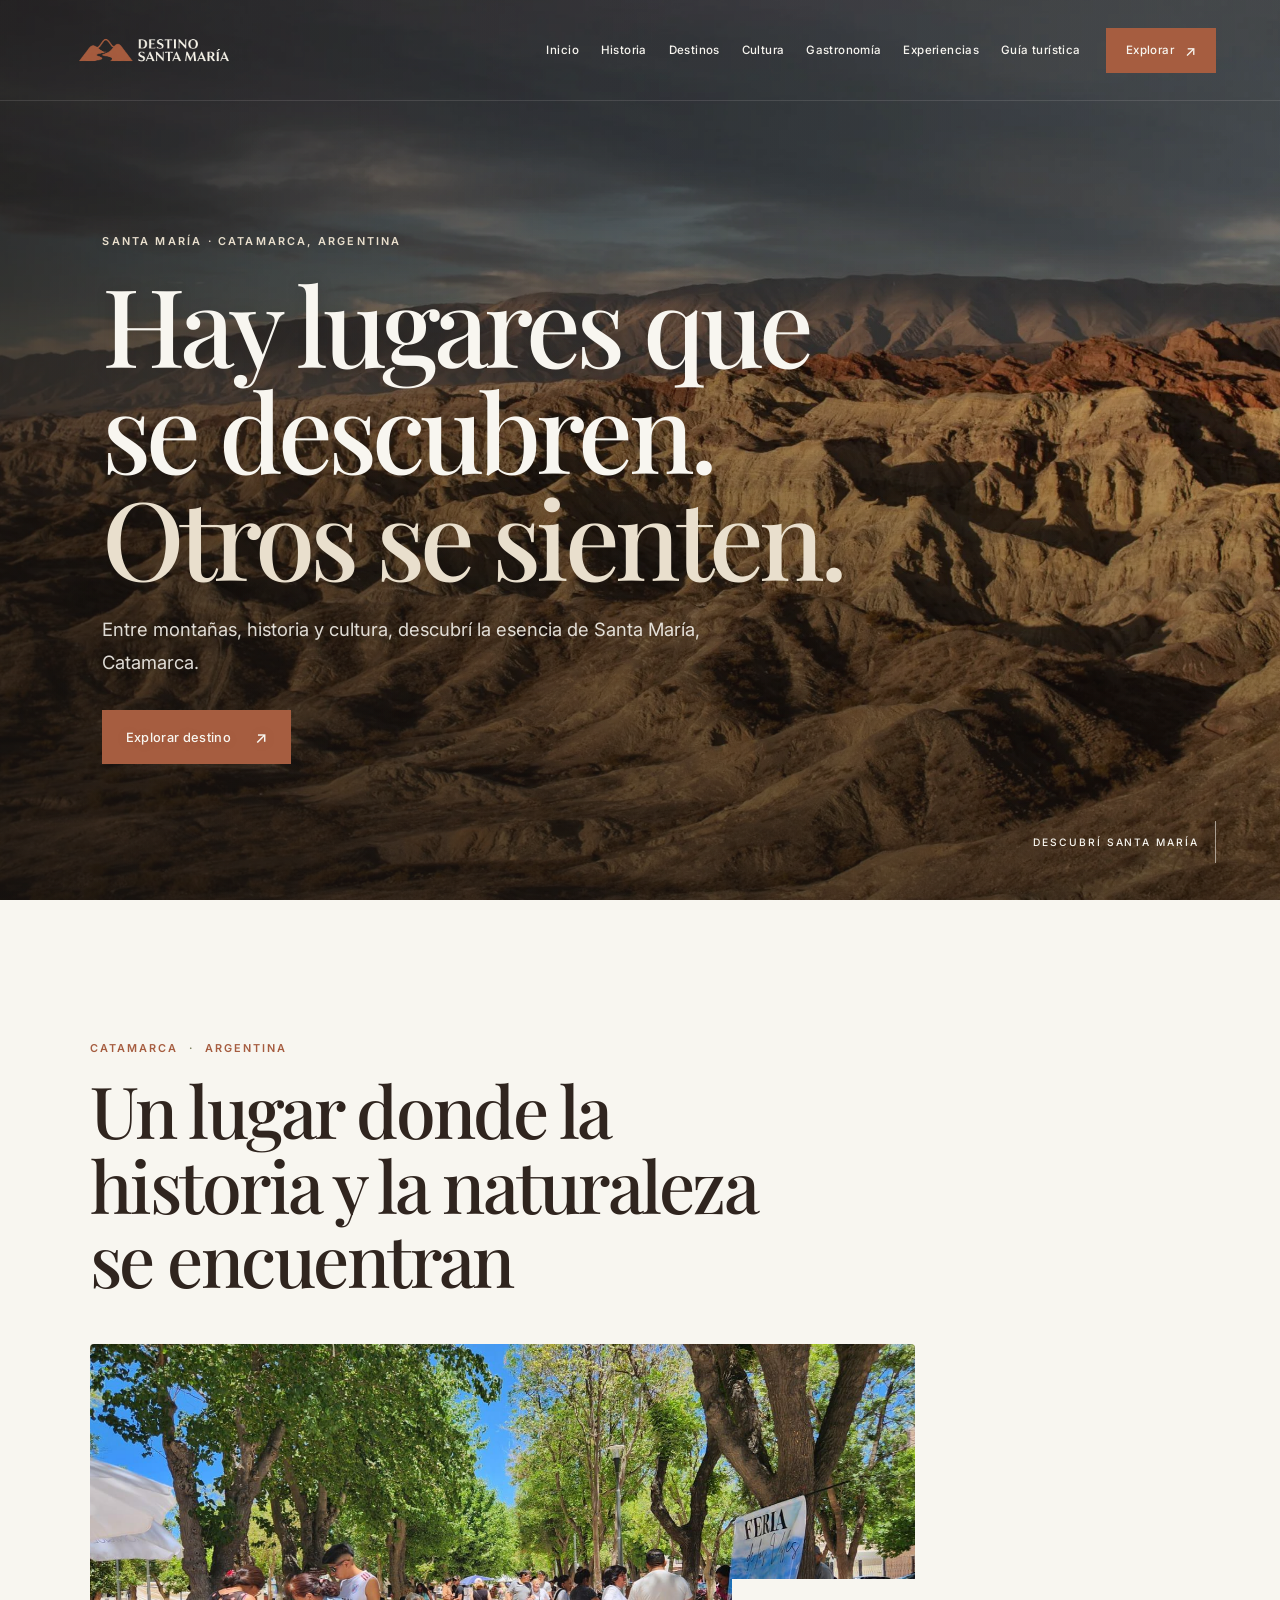
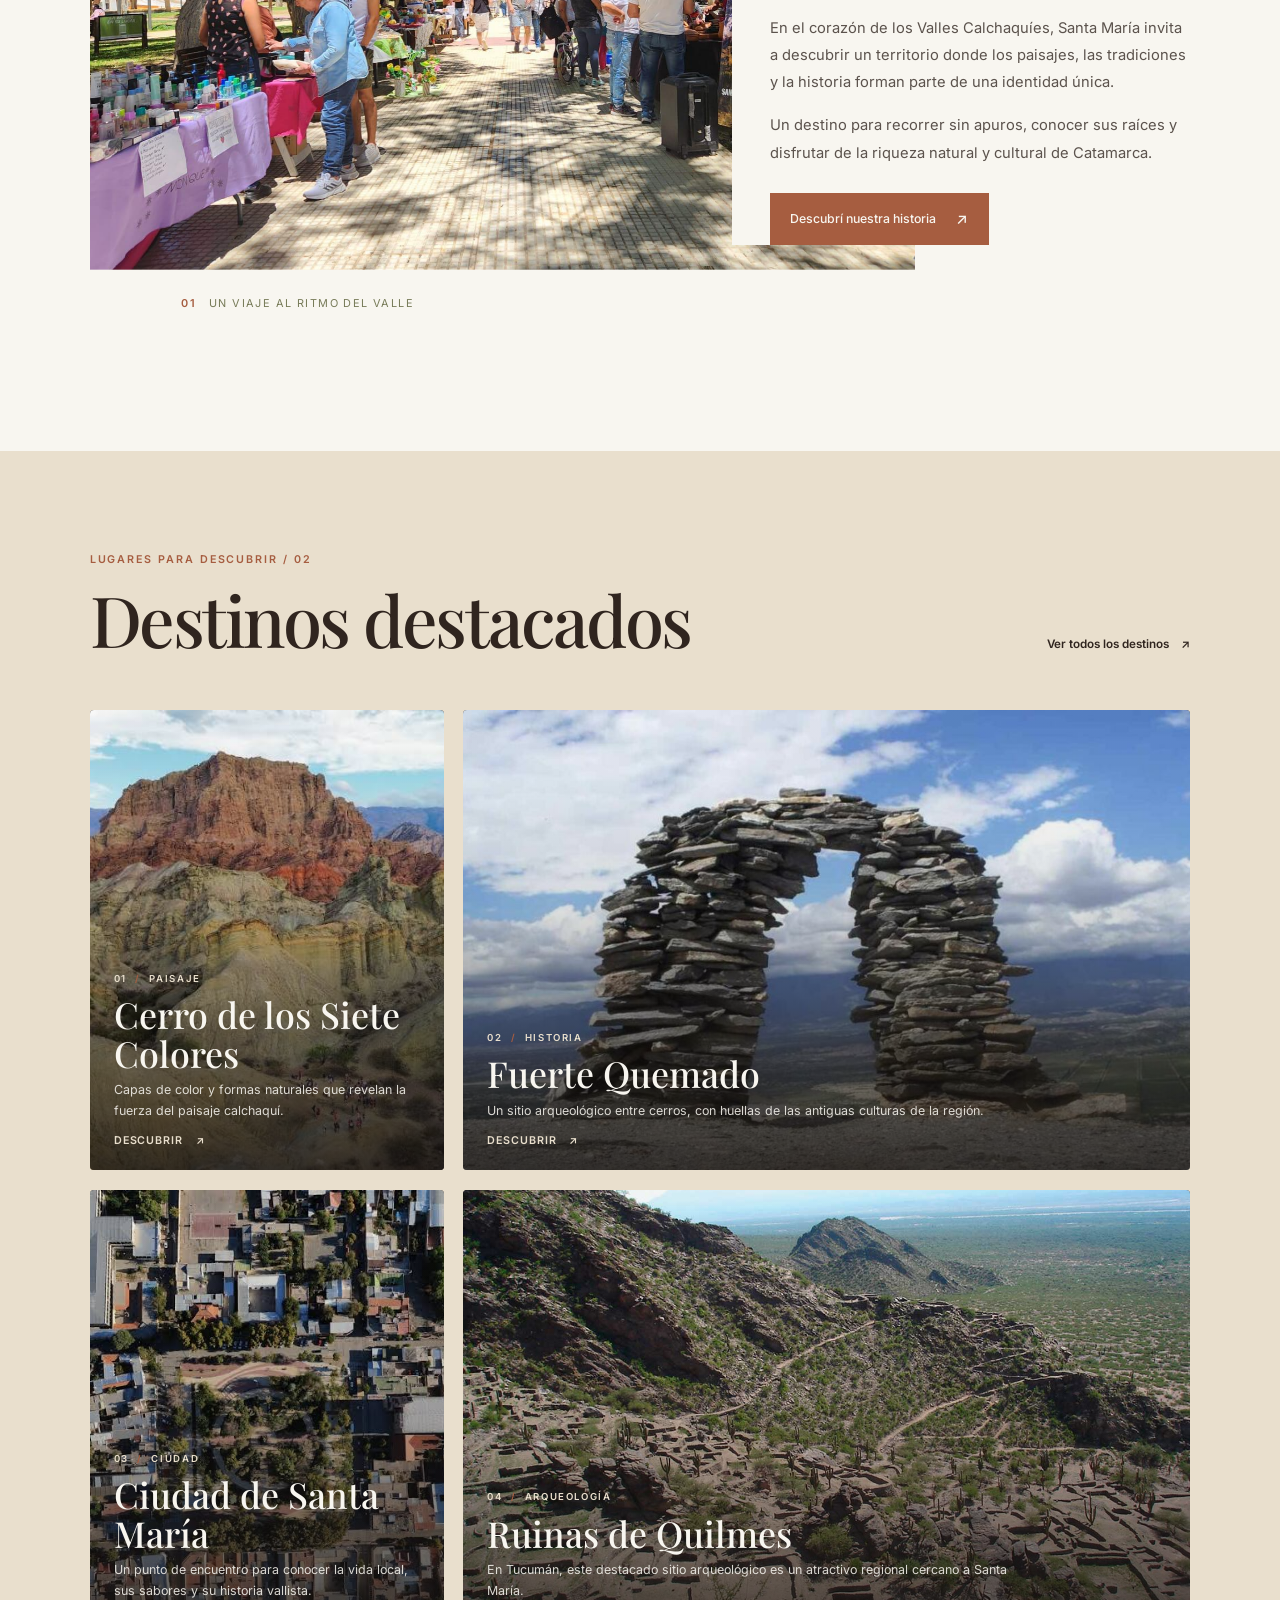
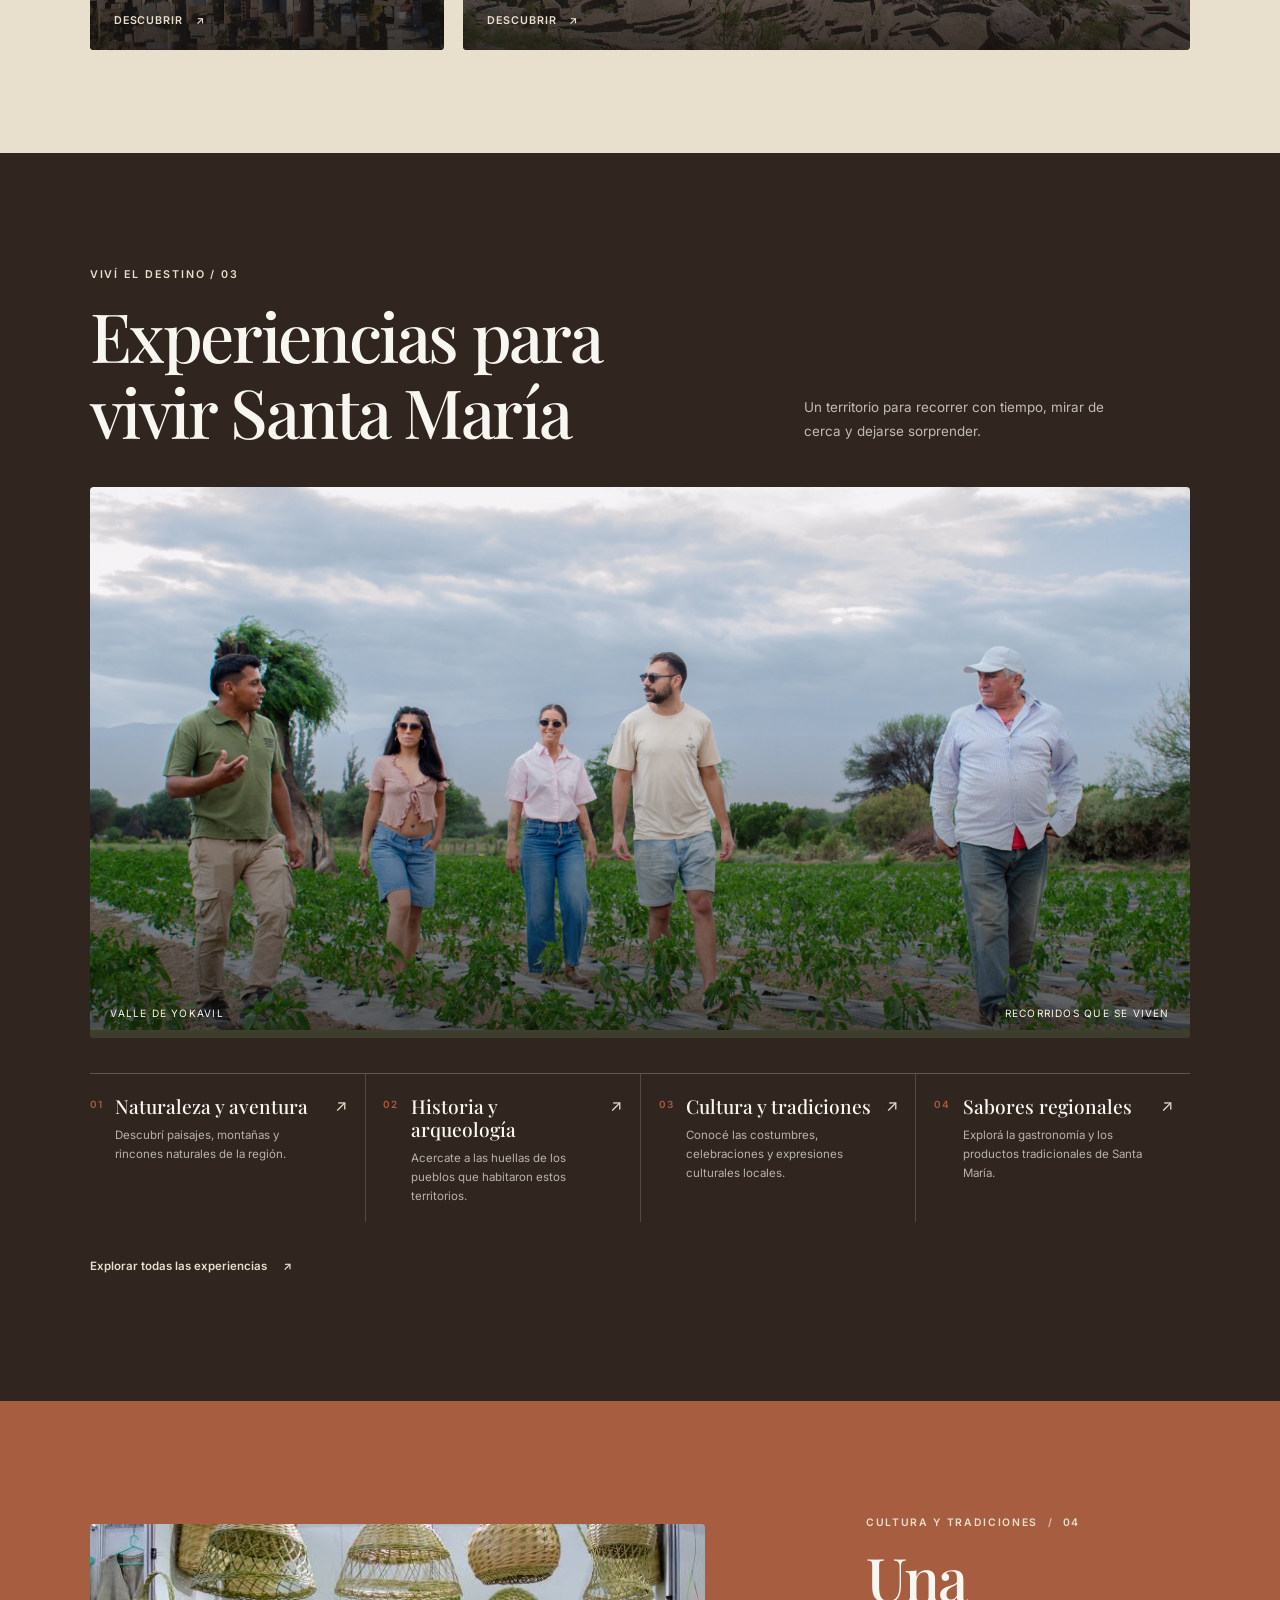
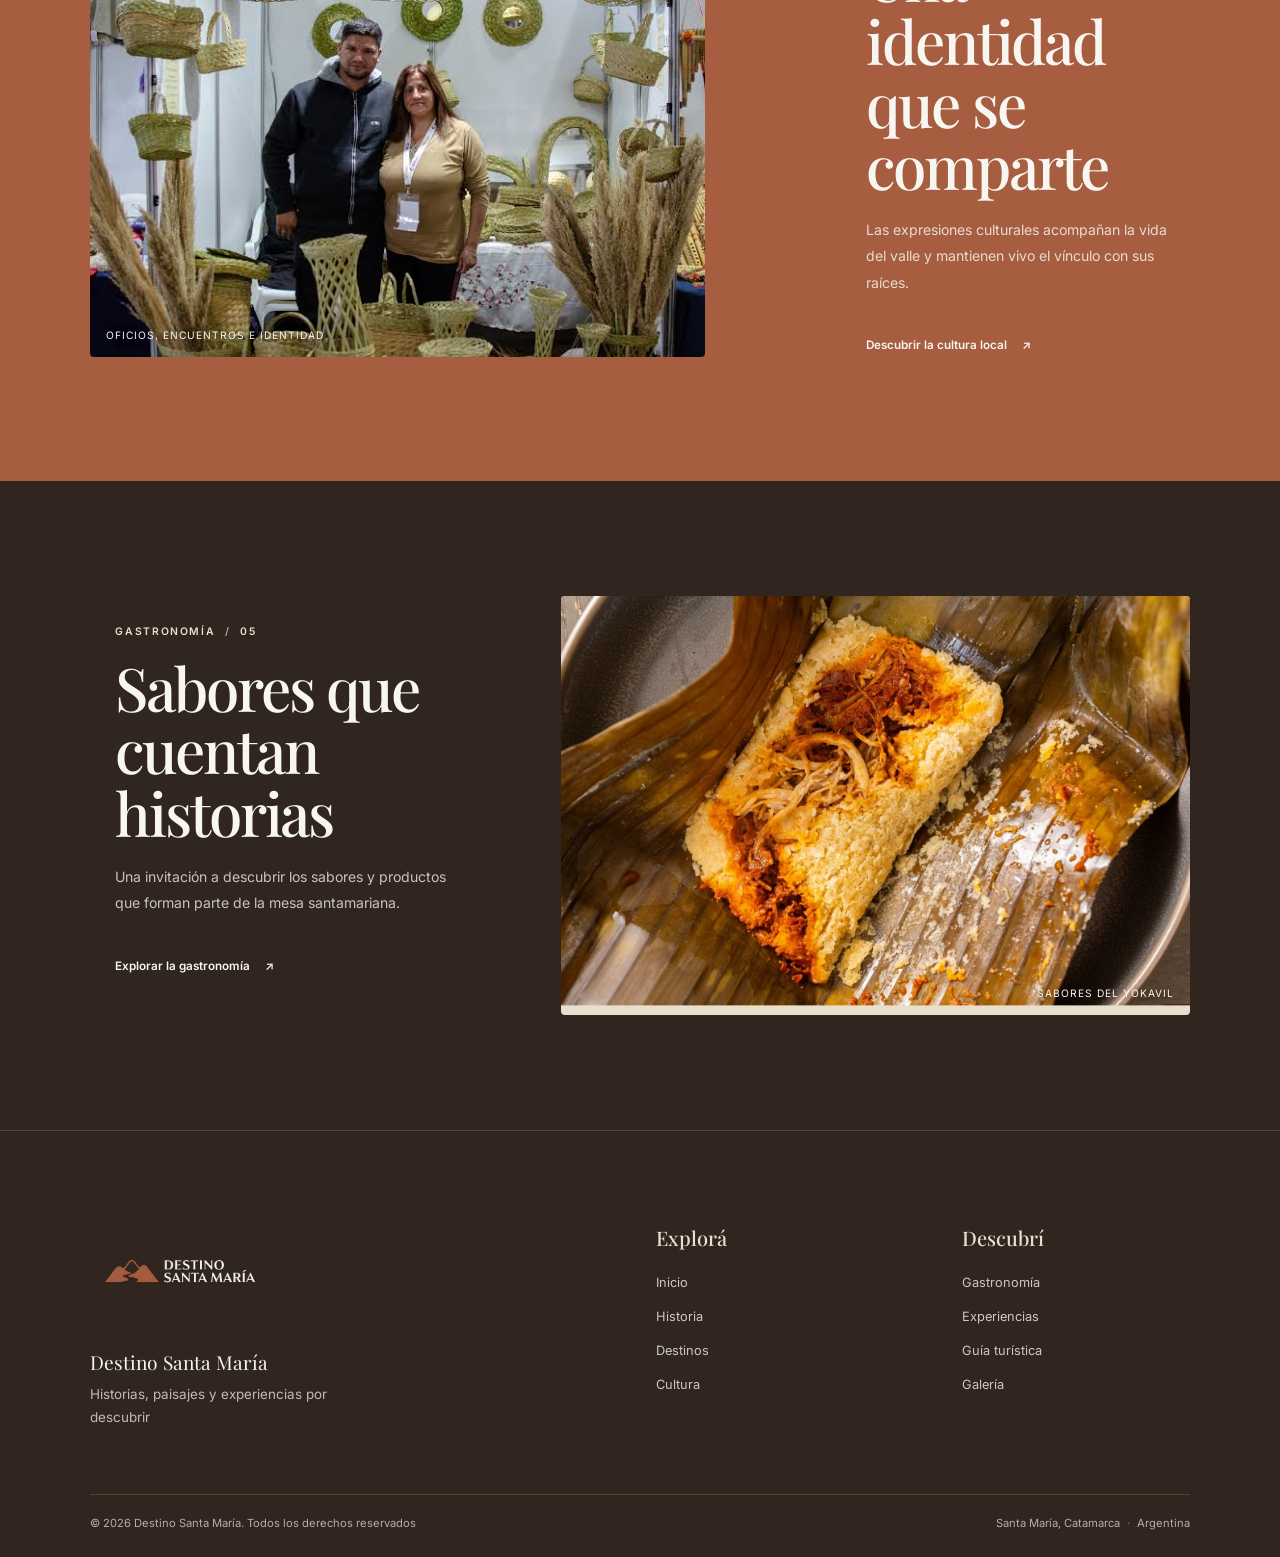
<file: index.html>
<!doctype html>
<html lang="es">
<head>
  <meta charset="utf-8">
  <meta name="viewport" content="width=device-width, initial-scale=1">
  <meta name="theme-color" content="#F8F6F0">
  <title>Destino Santa María</title>
  <link rel="preconnect" href="https://fonts.googleapis.com">
  <link rel="preconnect" href="https://fonts.gstatic.com" crossorigin>
  <link href="https://fonts.googleapis.com/css2?family=Inter:wght@400;500;600&family=Playfair+Display:wght@500;600&display=swap" rel="stylesheet">
  <link rel="preload" as="image" href="assets/img/inicio/hero-santa-maria.jpg">
  <link rel="stylesheet" href="css/styles.css">
  <link rel="stylesheet" href="css/home.css">
  <script src="js/main.js" defer></script>
</head>
<body class="home-page">
  <header class="site-header" data-site-header>
    <a class="site-header__brand" href="index.html" aria-label="Destino Santa María, inicio">
      <img src="assets/logo/logo-destino-horizontal-claro.png" alt="Destino Santa María">
    </a>

    <button class="site-header__toggle" type="button" aria-label="Abrir menú" aria-expanded="false" aria-controls="site-navigation" data-menu-toggle>
      <span></span><span></span><span></span>
    </button>

    <nav class="site-header__nav" id="site-navigation" aria-label="Navegación principal" data-site-navigation>
      <a href="index.html">Inicio</a>
      <a href="pages/historia.html">Historia</a>
      <a href="pages/destinos.html">Destinos</a>
      <a href="pages/cultura.html">Cultura</a>
      <a href="pages/gastronomia.html">Gastronomía</a>
      <a href="pages/experiencias.html">Experiencias</a>
      <a href="pages/guia-turistica.html">Guía turística</a>
      <a class="site-header__cta" href="pages/destinos.html">Explorar <span aria-hidden="true">↗</span></a>
    </nav>
  </header>
  <main>
    <section class="hero home-hero" aria-labelledby="hero-title">
      <div class="hero__content home-hero__content">
        <p class="home-hero__eyebrow">Santa María <span aria-hidden="true">·</span> Catamarca, Argentina</p>
        <h1 class="hero__title home-hero__title" id="hero-title">Hay lugares que se descubren. <span>Otros se sienten.</span></h1>
        <p class="hero__description home-hero__description">Entre montañas, historia y cultura, descubrí la esencia de Santa María, Catamarca.</p>
        <a class="hero__button home-hero__button" href="pages/destinos.html">Explorar destino <span aria-hidden="true">↗</span></a>
      </div>
      <a class="hero__discover" href="#siguiente-seccion" aria-label="Descubrí Santa María y continúa a la siguiente sección">
        <span>Descubrí Santa María</span>
        <span class="hero__discover-mark" aria-hidden="true"></span>
      </a>
    </section>

    <section class="about-section home-intro" id="siguiente-seccion" aria-labelledby="about-title" data-reveal>
      <div class="about-section__inner home-intro__inner">
        <div class="home-intro__heading">
          <p class="about-section__eyebrow">Catamarca <span aria-hidden="true">·</span> Argentina</p>
          <h2 class="about-section__title" id="about-title">Un lugar donde la historia y la naturaleza se encuentran</h2>
        </div>
        <figure class="about-section__image home-intro__image">
          <img src="assets/img/inicio/conoce-santa-maria.jpg" alt="Feria local bajo los árboles en Santa María" width="1600" height="1200" loading="lazy" data-parallax>
        </figure>
        <div class="about-section__copy home-intro__copy">
          <p class="about-section__paragraph">En el corazón de los Valles Calchaquíes, Santa María invita a descubrir un territorio donde los paisajes, las tradiciones y la historia forman parte de una identidad única.</p>
          <p class="about-section__paragraph">Un destino para recorrer sin apuros, conocer sus raíces y disfrutar de la riqueza natural y cultural de Catamarca.</p>
          <a class="about-section__button" href="pages/historia.html">Descubrí nuestra historia <span aria-hidden="true">↗</span></a>
        </div>
        <p class="home-intro__note"><span>01</span> Un viaje al ritmo del valle</p>
      </div>
    </section>

    <section class="featured-destinations home-destinations" id="destinos-destacados" aria-labelledby="featured-destinations-title">
      <div class="featured-destinations__inner">
        <header class="featured-destinations__heading home-section-heading">
          <p class="featured-destinations__eyebrow">Lugares para descubrir <span aria-hidden="true">/</span> 02</p>
          <h2 class="featured-destinations__title" id="featured-destinations-title">Destinos destacados</h2>
          <a class="home-heading-link" href="pages/destinos.html">Ver todos los destinos <span aria-hidden="true">↗</span></a>
        </header>
        <div class="featured-destinations__grid home-destinations__grid">
          <article class="destination-card home-destination home-destination--siete">
            <a class="destination-card__visual" href="pages/destinos.html" aria-label="Descubrir el Cerro de los Siete Colores">
              <img src="assets/img/destinos/cerros-colores.jpg" alt="Formaciones de colores del Cerro de los Siete Colores" width="399" height="501" loading="lazy">
              <span class="home-destination__shade" aria-hidden="true"></span>
              <div class="home-destination__content"><span class="home-destination__index">01 <span aria-hidden="true">/</span> PAISAJE</span><h3 class="destination-card__title">Cerro de los Siete Colores</h3><span class="destination-card__description">Capas de color y formas naturales que revelan la fuerza del paisaje calchaquí.</span><span class="home-destination__link">Descubrir <span aria-hidden="true">↗</span></span></div>
            </a>
          </article>
          <article class="destination-card home-destination home-destination--fuerte">
            <a class="destination-card__visual" href="pages/destinos.html" aria-label="Descubrir Fuerte Quemado">
              <img src="assets/img/destinos/fuerte-quemado.jpg" alt="Paisaje y sitio arqueológico de Fuerte Quemado" width="1200" height="675" loading="lazy">
              <span class="home-destination__shade" aria-hidden="true"></span>
              <div class="home-destination__content"><span class="home-destination__index">02 <span aria-hidden="true">/</span> HISTORIA</span><h3 class="destination-card__title">Fuerte Quemado</h3><span class="destination-card__description">Un sitio arqueológico entre cerros, con huellas de las antiguas culturas de la región.</span><span class="home-destination__link">Descubrir <span aria-hidden="true">↗</span></span></div>
            </a>
          </article>
          <article class="destination-card home-destination home-destination--ciudad">
            <a class="destination-card__visual" href="pages/destinos.html" aria-label="Descubrir la ciudad de Santa María">
              <img src="assets/img/destinos/ciudad-santa-maria.jpg" alt="Vista de la ciudad de Santa María, Catamarca" width="554" height="554" loading="lazy">
              <span class="home-destination__shade" aria-hidden="true"></span>
              <div class="home-destination__content"><span class="home-destination__index">03 <span aria-hidden="true">/</span> CIUDAD</span><h3 class="destination-card__title">Ciudad de Santa María</h3><span class="destination-card__description">Un punto de encuentro para conocer la vida local, sus sabores y su historia vallista.</span><span class="home-destination__link">Descubrir <span aria-hidden="true">↗</span></span></div>
            </a>
          </article>
          <article class="destination-card home-destination home-destination--ruinas">
            <a class="destination-card__visual" href="pages/destinos.html" aria-label="Descubrir las Ruinas de Quilmes, en Tucumán">
              <img src="assets/img/destinos/ruinas-quilmes.jpg" alt="Ruinas de Quilmes en los Valles Calchaquíes de Tucumán" width="1280" height="960" loading="lazy">
              <span class="home-destination__shade" aria-hidden="true"></span>
              <div class="home-destination__content"><span class="home-destination__index">04 <span aria-hidden="true">/</span> ARQUEOLOGÍA</span><h3 class="destination-card__title">Ruinas de Quilmes</h3><span class="destination-card__description">En Tucumán, este destacado sitio arqueológico es un atractivo regional cercano a Santa María.</span><span class="home-destination__link">Descubrir <span aria-hidden="true">↗</span></span></div>
            </a>
          </article>
        </div>
      </div>
    </section>

    <section class="experience-highlights home-experiences" id="experiencias" aria-labelledby="experience-highlights-title">
      <div class="experience-highlights__inner">
        <header class="experience-highlights__heading home-section-heading">
          <p class="experience-highlights__eyebrow">Viví el destino <span aria-hidden="true">/</span> 03</p>
          <h2 class="experience-highlights__title" id="experience-highlights-title">Experiencias para vivir Santa María</h2>
          <p class="home-experiences__intro">Un territorio para recorrer con tiempo, mirar de cerca y dejarse sorprender.</p>
        </header>
        <figure class="home-experiences__visual">
          <img src="assets/img/experiencias/experiencia-gastronomia.jpg" alt="Visitantes recorren un cultivo del Valle de Yokavil" width="3000" height="1500" loading="lazy" data-parallax>
          <figcaption><span>Valle de Yokavil</span><span>Recorridos que se viven</span></figcaption>
        </figure>
        <div class="home-experiences__index" aria-label="Explorá experiencias">
          <a class="home-experiences__item" href="pages/experiencias.html"><span class="home-experiences__number">01</span><span class="home-experiences__item-copy"><span class="home-experiences__title">Naturaleza y aventura</span><span class="home-experiences__description">Descubrí paisajes, montañas y rincones naturales de la región.</span></span><span class="home-experiences__arrow" aria-hidden="true">↗</span></a>
          <a class="home-experiences__item" href="pages/historia.html"><span class="home-experiences__number">02</span><span class="home-experiences__item-copy"><span class="home-experiences__title">Historia y arqueología</span><span class="home-experiences__description">Acercate a las huellas de los pueblos que habitaron estos territorios.</span></span><span class="home-experiences__arrow" aria-hidden="true">↗</span></a>
          <a class="home-experiences__item" href="pages/cultura.html"><span class="home-experiences__number">03</span><span class="home-experiences__item-copy"><span class="home-experiences__title">Cultura y tradiciones</span><span class="home-experiences__description">Conocé las costumbres, celebraciones y expresiones culturales locales.</span></span><span class="home-experiences__arrow" aria-hidden="true">↗</span></a>
          <a class="home-experiences__item" href="pages/gastronomia.html"><span class="home-experiences__number">04</span><span class="home-experiences__item-copy"><span class="home-experiences__title">Sabores regionales</span><span class="home-experiences__description">Explorá la gastronomía y los productos tradicionales de Santa María.</span></span><span class="home-experiences__arrow" aria-hidden="true">↗</span></a>
        </div>
        <a class="home-experiences__more" href="pages/experiencias.html">Explorar todas las experiencias <span aria-hidden="true">↗</span></a>
      </div>
    </section>

    <section class="home-culture" id="cultura" aria-labelledby="home-culture-title">
      <div class="home-culture__inner">
        <figure class="home-culture__visual">
          <img src="assets/img/experiencias/experiencia-cultura.jpg" alt="Piezas de cestería artesanal en una feria local" width="681" height="450" loading="lazy">
          <figcaption>Oficios, encuentros e identidad</figcaption>
        </figure>
        <div class="home-culture__copy">
          <p class="home-culture__eyebrow">Cultura y tradiciones <span aria-hidden="true">/</span> 04</p>
          <h2 id="home-culture-title">Una identidad que se comparte</h2>
          <p>Las expresiones culturales acompañan la vida del valle y mantienen vivo el vínculo con sus raíces.</p>
          <a href="pages/cultura.html">Descubrir la cultura local <span aria-hidden="true">↗</span></a>
        </div>
      </div>
    </section>

    <section class="home-gastronomy" id="gastronomia" aria-labelledby="home-gastronomy-title">
      <div class="home-gastronomy__inner">
        <div class="home-gastronomy__copy">
          <p class="home-gastronomy__eyebrow">Gastronomía <span aria-hidden="true">/</span> 05</p>
          <h2 id="home-gastronomy-title">Sabores que cuentan historias</h2>
          <p>Una invitación a descubrir los sabores y productos que forman parte de la mesa santamariana.</p>
          <a href="pages/gastronomia.html">Explorar la gastronomía <span aria-hidden="true">↗</span></a>
        </div>
        <figure class="home-gastronomy__visual">
          <img src="assets/img/gastronomia/sabores-tradicionales.jpg" alt="Preparación regional presentada sobre una hoja de maíz" width="1620" height="1080" loading="lazy" data-parallax>
          <figcaption>Sabores del Yokavil</figcaption>
        </figure>
      </div>
    </section>
  </main>
  <footer class="site-footer">
    <div class="site-footer__inner">
      <div class="site-footer__main">
        <div class="site-footer__identity">
          <a class="site-footer__brand" href="index.html" aria-label="Destino Santa María, inicio">
            <img src="assets/logo/logo-destino-horizontal-claro.png" alt="Destino Santa María">
          </a>
          <p class="site-footer__name">Destino Santa María</p>
          <p class="site-footer__tagline">Historias, paisajes y experiencias por descubrir</p>
        </div>
        <nav class="site-footer__navigation" aria-label="Explorá">
          <h2 class="site-footer__heading">Explorá</h2>
          <ul>
            <li><a href="index.html">Inicio</a></li>
            <li><a href="pages/historia.html">Historia</a></li>
            <li><a href="pages/destinos.html">Destinos</a></li>
            <li><a href="pages/cultura.html">Cultura</a></li>
          </ul>
        </nav>
        <nav class="site-footer__navigation" aria-label="Descubrí">
          <h2 class="site-footer__heading">Descubrí</h2>
          <ul>
            <li><a href="pages/gastronomia.html">Gastronomía</a></li>
            <li><a href="pages/experiencias.html">Experiencias</a></li>
            <li><a href="pages/guia-turistica.html">Guía turística</a></li>
            <li><a href="pages/galeria.html">Galería</a></li>
          </ul>
        </nav>
      </div>
      <div class="site-footer__bottom">
        <p>© 2026 Destino Santa María. Todos los derechos reservados</p>
        <p>Santa María, Catamarca <span aria-hidden="true">·</span> Argentina</p>
      </div>
    </div>
  </footer>
</body>
</html>
</file>
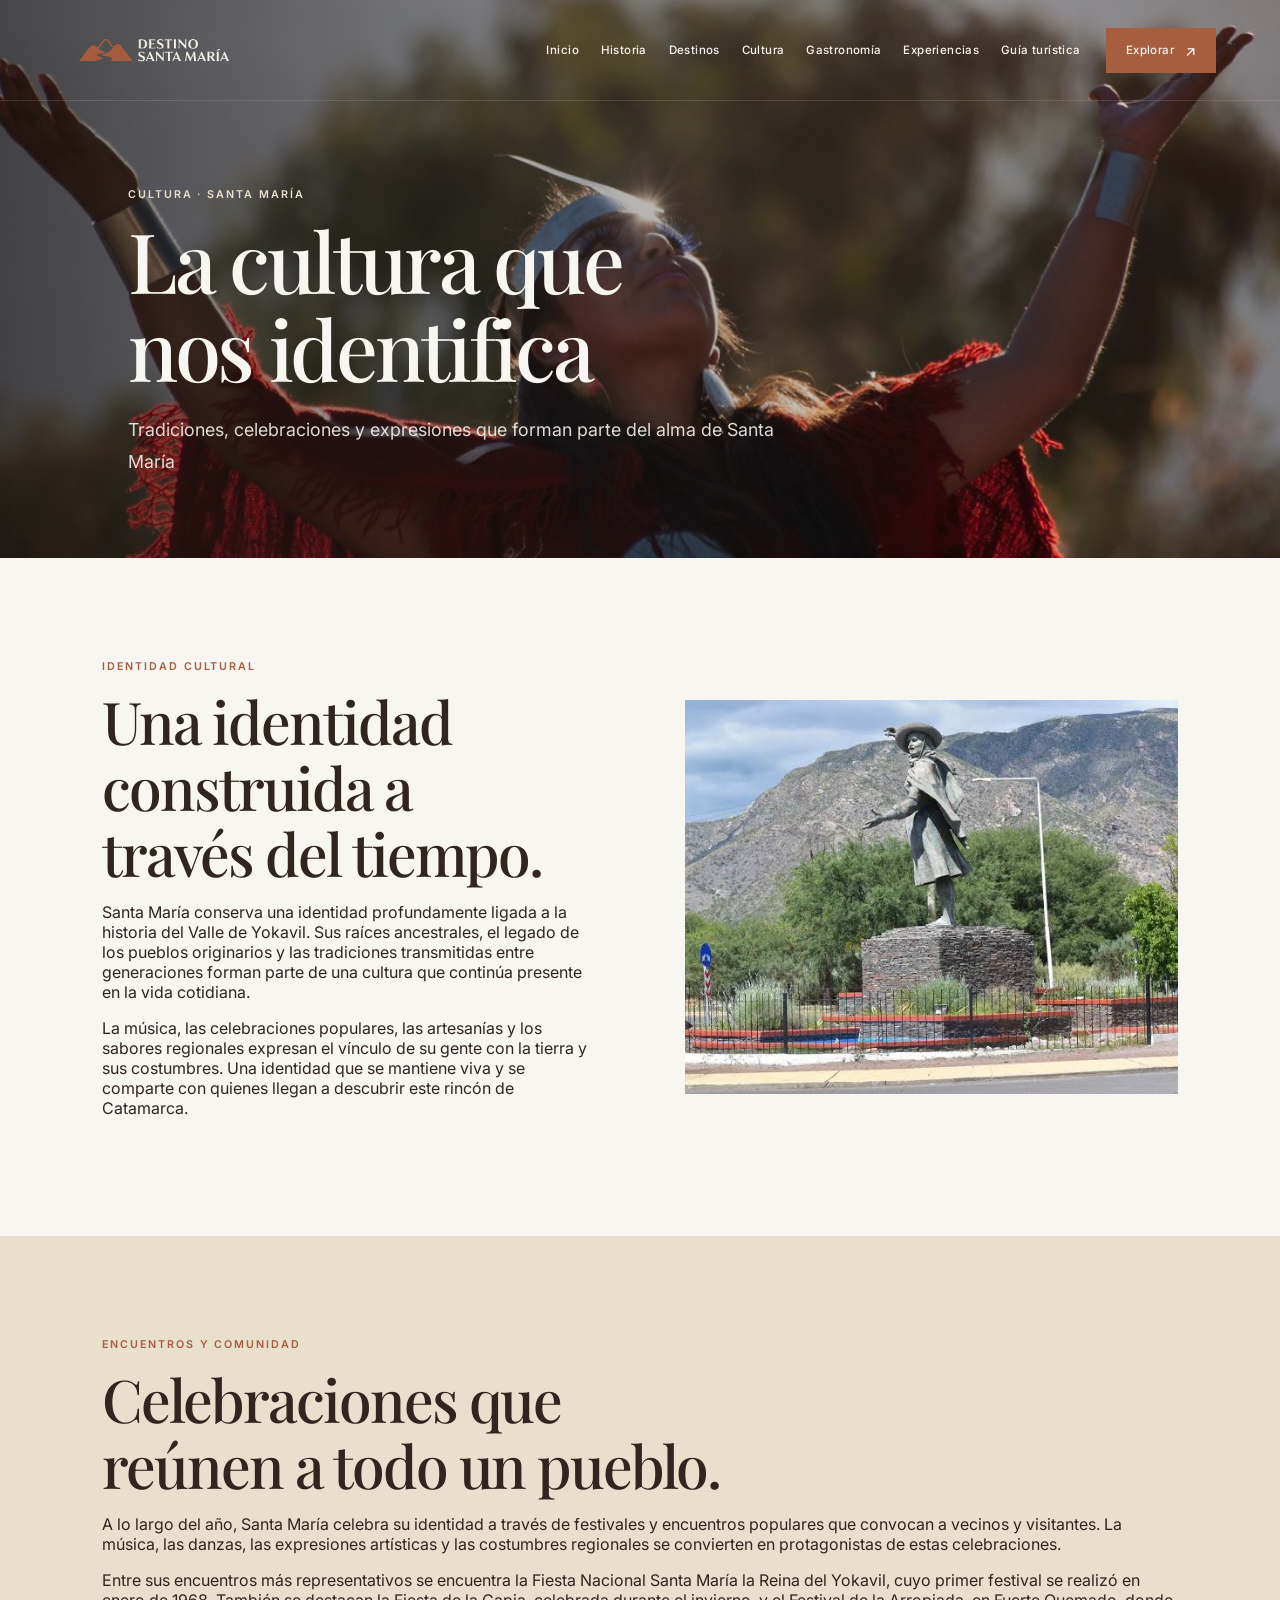
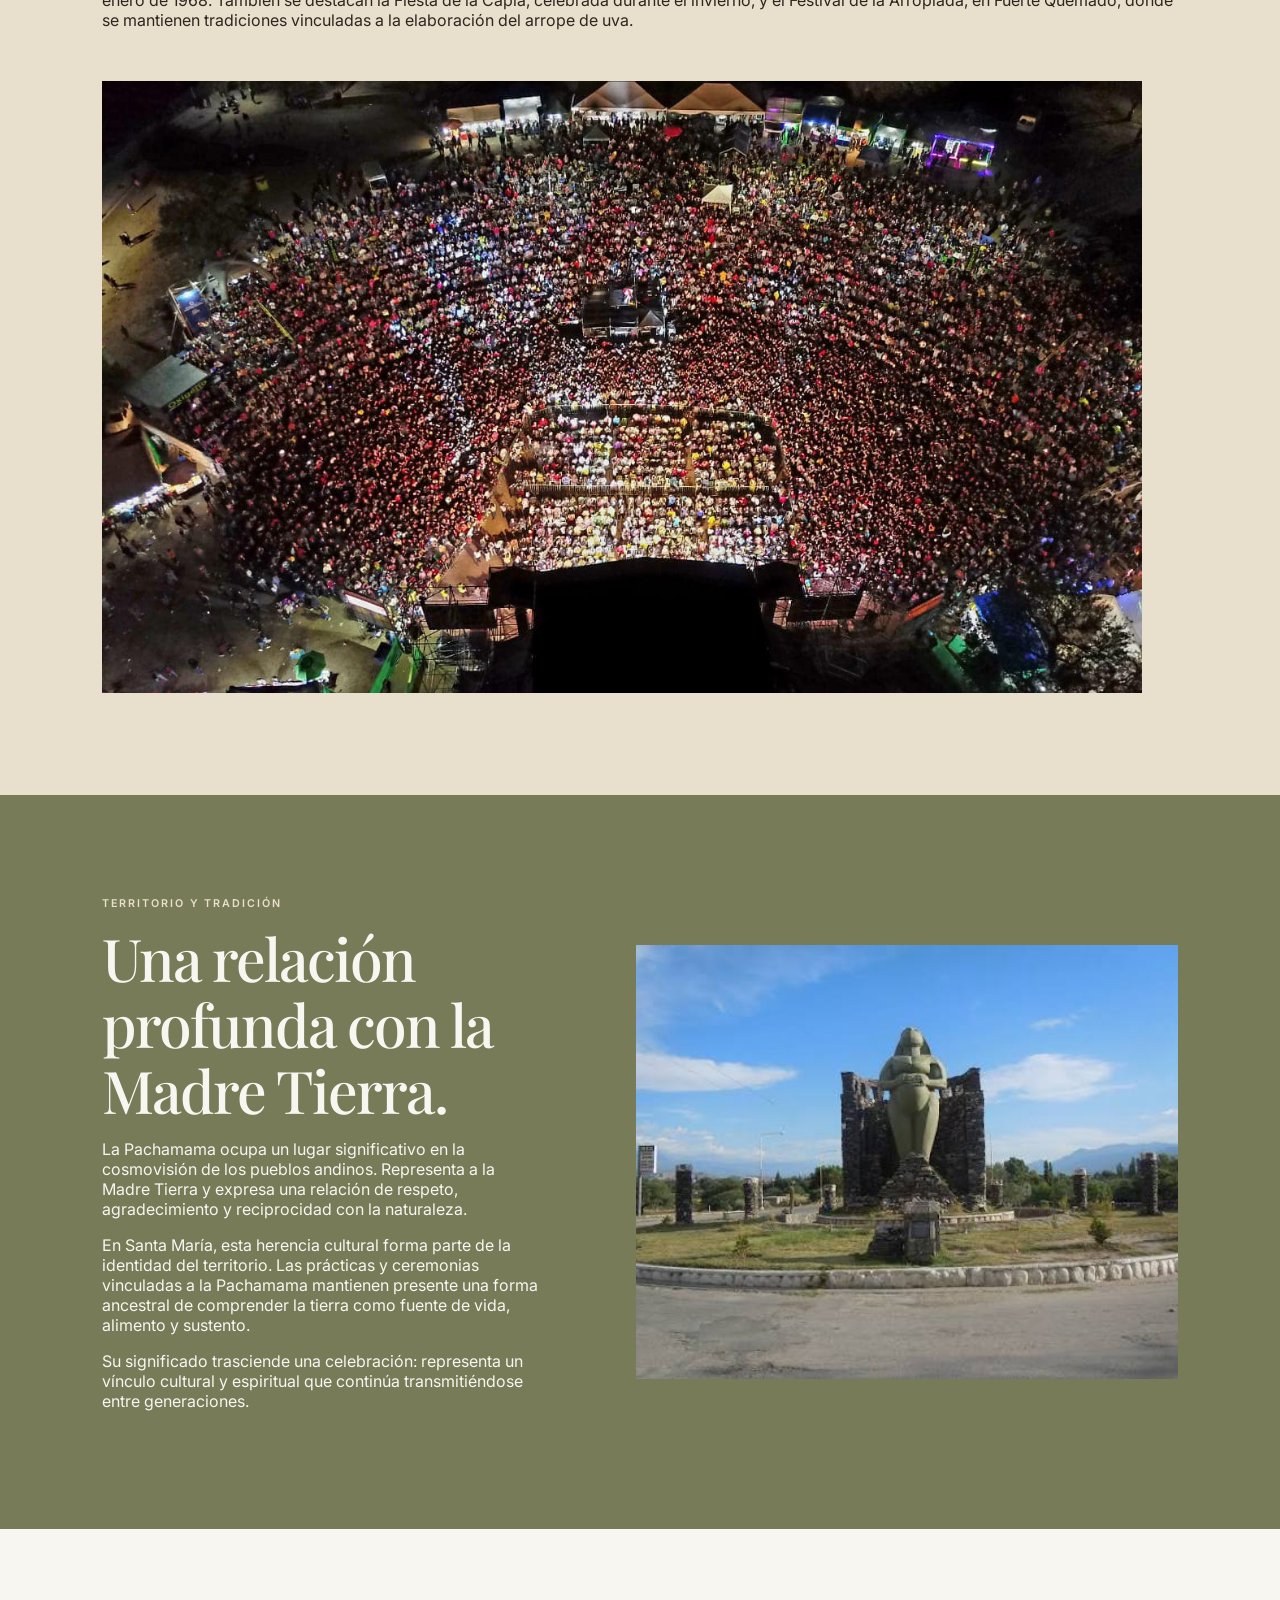
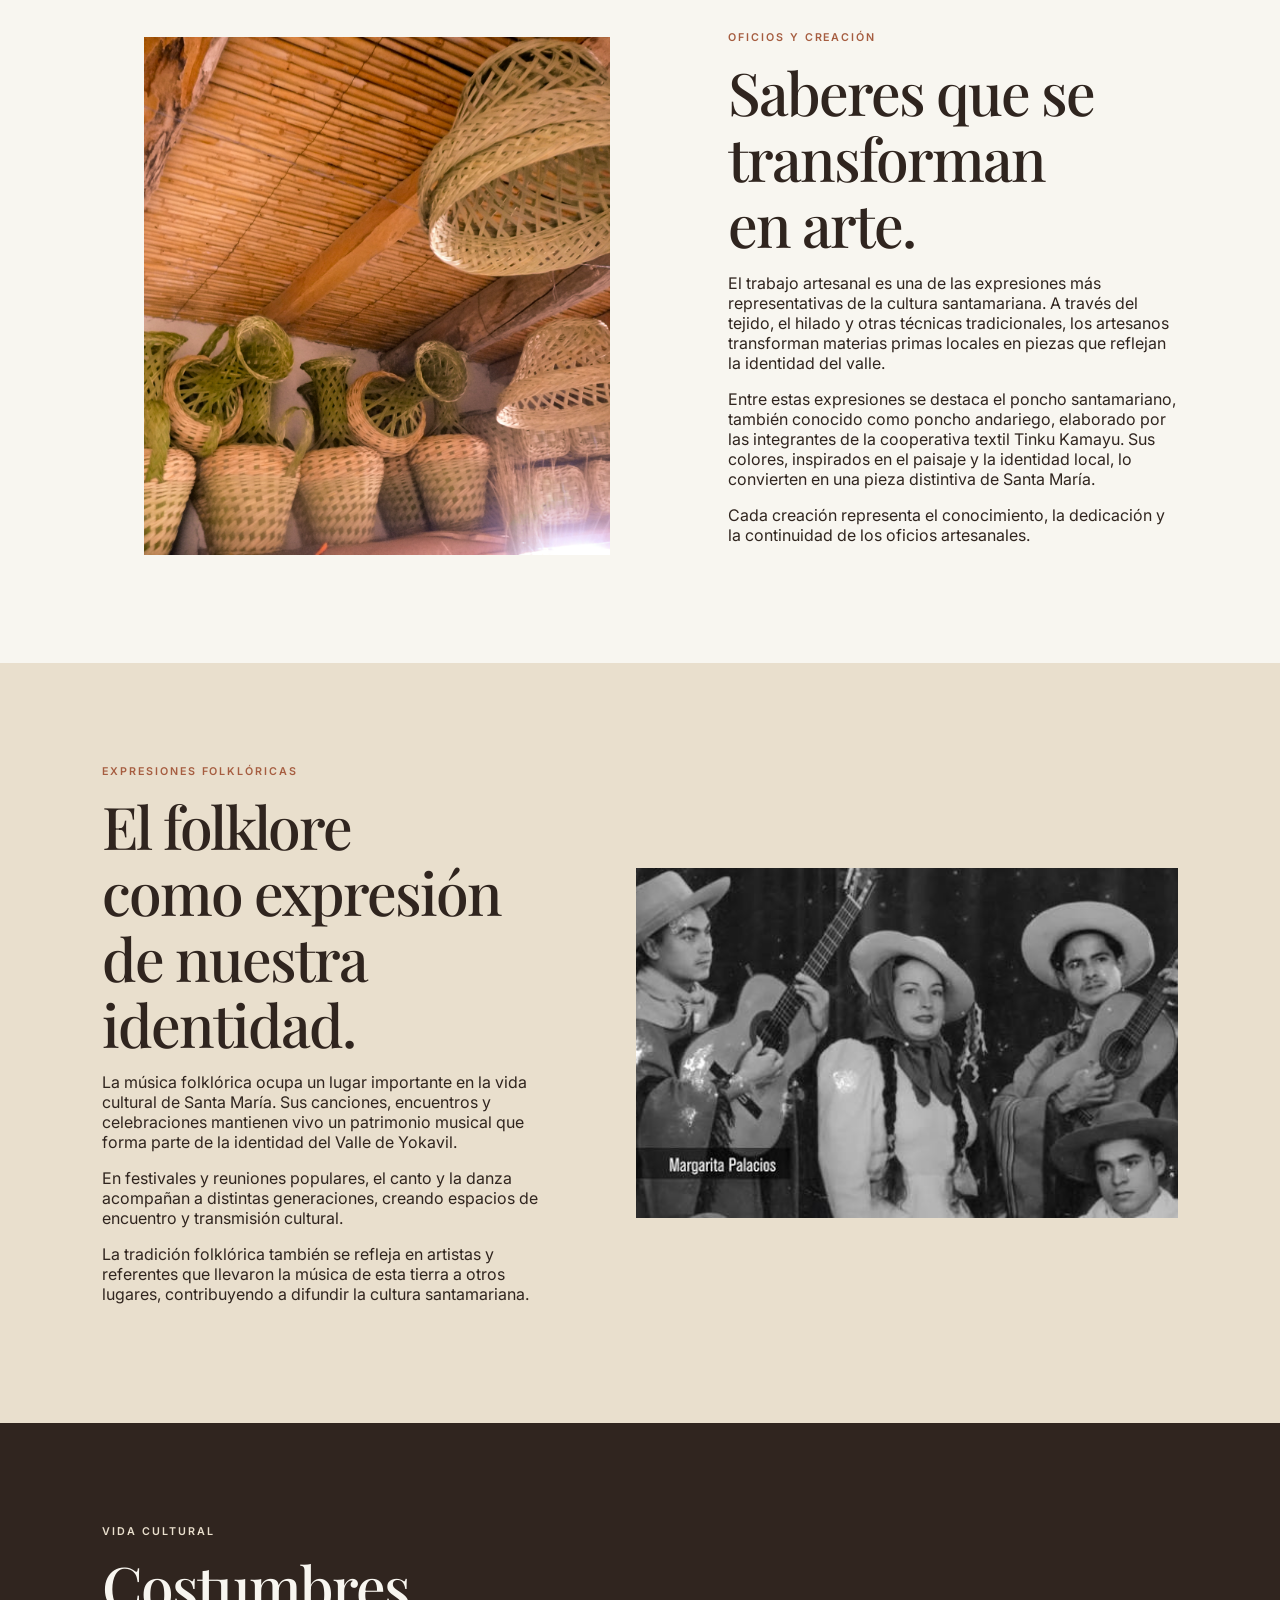
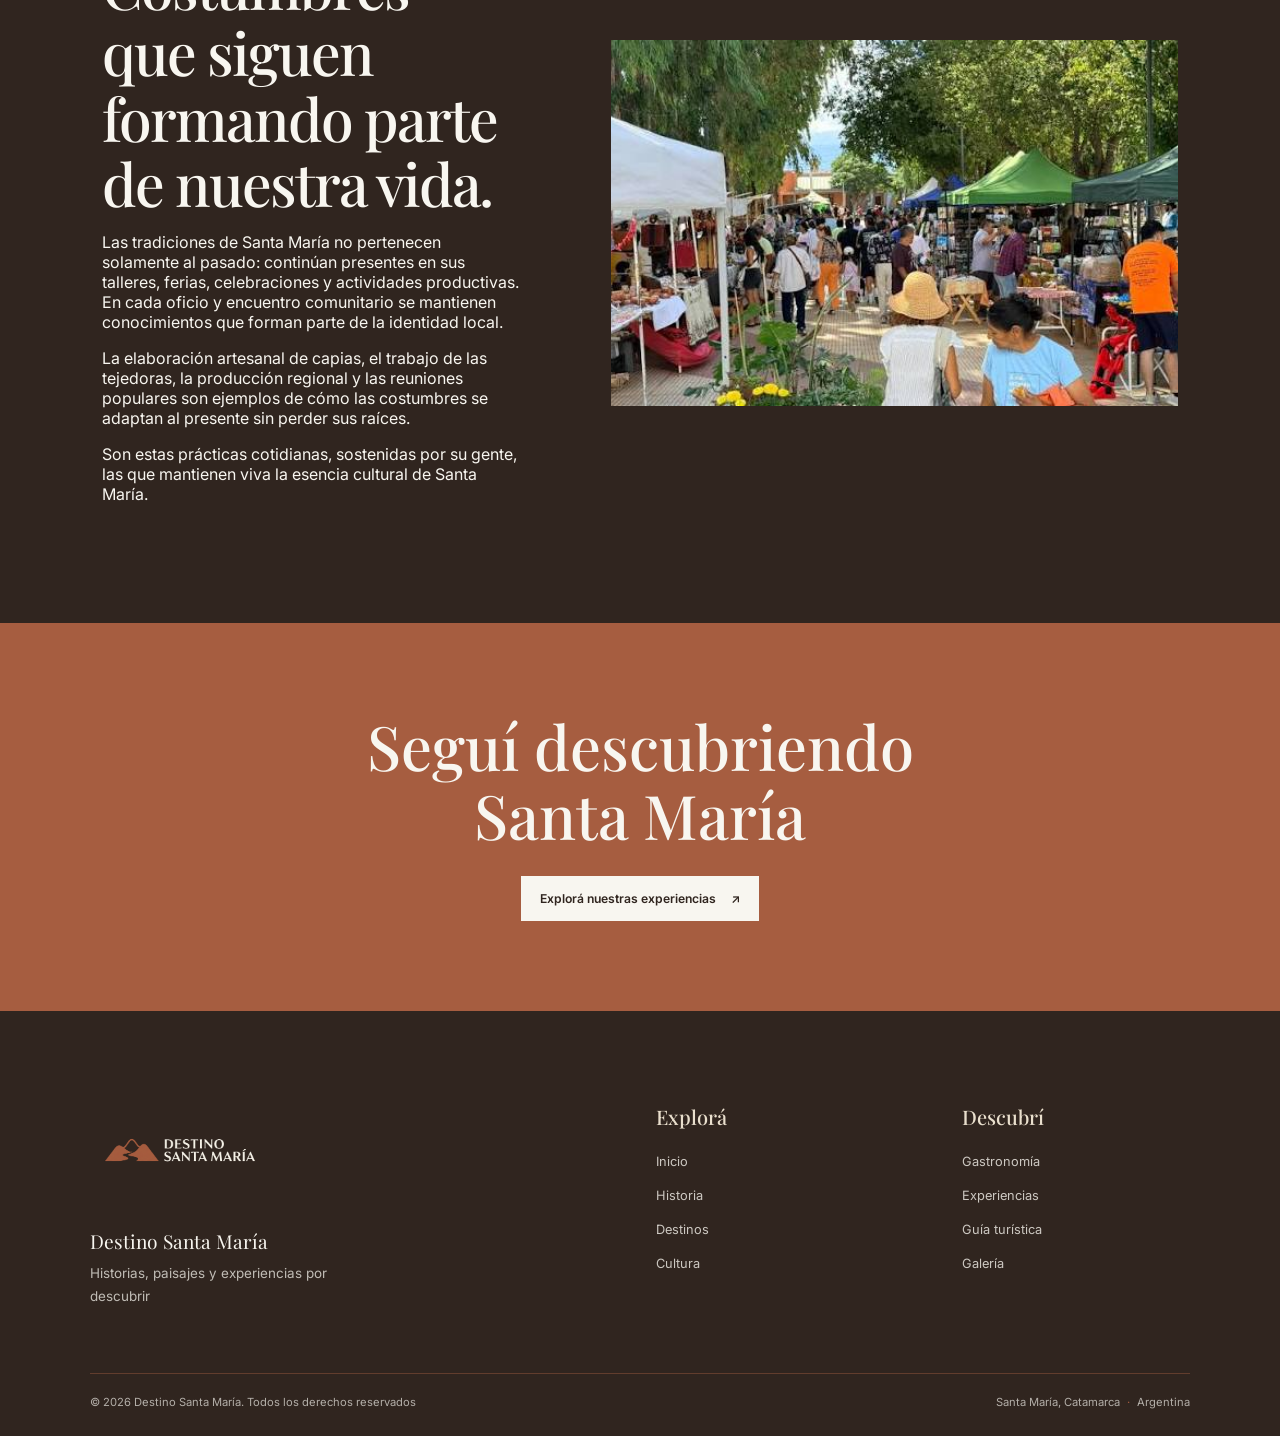
<file: pages/cultura.html>
<!doctype html>
<html lang="es">
<head>
  <meta charset="utf-8">
  <meta name="viewport" content="width=device-width, initial-scale=1">
  <meta name="theme-color" content="#F8F6F0">
  <title>Cultura y tradiciones | Destino Santa María</title>
  <link rel="preconnect" href="https://fonts.googleapis.com">
  <link rel="preconnect" href="https://fonts.gstatic.com" crossorigin>
  <link href="https://fonts.googleapis.com/css2?family=Inter:wght@400;500;600&family=Playfair+Display:wght@500;600&display=swap" rel="stylesheet">
  <link rel="stylesheet" href="../css/styles.css">
  <script src="../js/main.js" defer></script>
  <style>
    .culture-page { overflow-x: clip; }
    .culture-hero { display:flex; align-items:flex-end; min-height:min(62vh, 620px); min-height:min(62svh, 620px); padding:9rem clamp(1.5rem, 10vw, 9rem) 5rem; color:var(--paper); background:linear-gradient(90deg, rgb(25 20 17 / 58%), rgb(25 20 17 / 22%) 68%, rgb(25 20 17 / 5%)), url("../assets/img/cultura/hero-cultura.jpg"); background-position:center; background-size:cover; }
    .culture-hero__content { width:min(100%, 850px); }
    .culture-hero__eyebrow, .culture-kicker { margin:0 0 .9rem; color:var(--terracotta); font-size:.67rem; font-weight:600; letter-spacing:.18em; text-transform:uppercase; }
    .culture-hero__eyebrow { color:var(--sand); }
    .culture-hero__title { margin:0; font:500 clamp(3rem, 6.5vw, 5.8rem)/1.06 "Playfair Display", Georgia, serif; letter-spacing:-.04em; text-wrap:balance; }
    .culture-hero__subtitle { max-width:680px; margin:1.35rem 0 0; color:rgb(248 246 240 / 88%); font-size:clamp(1rem, 1.5vw, 1.12rem); line-height:1.8; }
    .culture-section { padding:clamp(4.5rem, 8vw, 7rem) clamp(1.4rem, 8vw, 7rem); }
    .culture-section__inner { width:min(100%, 1280px); margin-inline:auto; }
    .culture-title { max-width:780px; margin:0; color:var(--ink); font:500 clamp(2.4rem, 4.6vw, 4.2rem)/1.12 "Playfair Display", Georgia, serif; letter-spacing:-.035em; text-wrap:balance; }
    .culture-intro { background:var(--paper); }
    .culture-intro__layout { display:grid; grid-template-columns:minmax(0, 1fr) minmax(0, 1fr); align-items:center; gap:clamp(2rem, 7vw, 7rem); }
    .culture-festivals { background:var(--sand); }
    .culture-pachamama { color:var(--paper); background:var(--olive); }
    .culture-pachamama .culture-title { color:var(--paper); }
    .culture-pachamama .culture-kicker { color:var(--sand); }
    .culture-editorial__layout { display:grid; grid-template-columns:minmax(0, .9fr) minmax(0, 1.1fr); align-items:center; gap:clamp(2rem, 7vw, 7rem); }
    .culture-editorial--reverse .culture-editorial__layout { grid-template-columns:minmax(0, 1.1fr) minmax(0, .9fr); }
    .culture-editorial__copy { max-width:540px; }
    .culture-photo { min-width:0; min-height:0; margin:0; overflow:hidden; background:linear-gradient(145deg, rgb(48 37 31 / 4%), rgb(48 37 31 / 10%)), var(--sand); }
    .culture-photo--wide { aspect-ratio:1.25 / 1; }
    .culture-photo--portrait { aspect-ratio:.9 / 1; }
    .culture-photo--landscape { aspect-ratio:1.55 / 1; }
    .culture-photo img { display:block; width:100%; height:100%; min-height:inherit; object-fit:cover; }
    .culture-festivals__heading { margin-bottom:clamp(2rem, 4vw, 3.5rem); }
    .culture-festivals__grid { display:grid; grid-template-columns:minmax(0, 1fr); gap:1rem; }
    .culture-festivals__grid .culture-photo { width:min(100%, 1040px); aspect-ratio:1.7 / 1; }
    .culture-crafts { background:var(--paper); }
    .culture-crafts__layout { display:grid; grid-template-columns:minmax(0, 1.1fr) minmax(0, .9fr); align-items:center; gap:clamp(2rem, 6vw, 6rem); }
    .culture-crafts__visuals { display:grid; grid-template-columns:minmax(0, .85fr); gap:1rem; align-items:center; justify-content:center; }
    .culture-crafts__visuals .culture-photo:first-child { aspect-ratio:.9 / 1; }
    .culture-music { background:var(--sand); }
    .culture-current { color:var(--paper); background:var(--ink); }
    .culture-current .culture-title { color:var(--paper); }
    .culture-current .culture-kicker { color:var(--sand); }
    .culture-current__layout { display:grid; grid-template-columns:minmax(0, .85fr) minmax(0, 1.15fr); align-items:center; gap:clamp(2rem, 7vw, 7rem); }
    .culture-close { padding:clamp(4rem, 7vw, 6rem) 1.5rem; color:var(--paper); background:var(--terracotta); text-align:center; }
    .culture-close__inner { width:min(100%, 760px); margin-inline:auto; }
    .culture-close__title { margin:0; font:500 clamp(2.3rem, 4.8vw, 4rem)/1.12 "Playfair Display", Georgia, serif; text-wrap:balance; }
    .culture-close__link { display:inline-flex; align-items:center; gap:.9rem; margin-top:1.6rem; padding:.95rem 1.2rem; color:var(--ink); background:var(--paper); font-size:.76rem; font-weight:600; text-decoration:none; transition:gap 180ms ease, background-color 180ms ease; }
    .culture-close__link:hover { gap:1.2rem; background:var(--sand); }
    @media (max-width: 820px) {
      .culture-editorial__layout, .culture-editorial--reverse .culture-editorial__layout, .culture-intro__layout, .culture-crafts__layout, .culture-current__layout { grid-template-columns:1fr; gap:2rem; }
      .culture-photo--wide, .culture-photo--landscape, .culture-crafts__visuals .culture-photo:first-child { aspect-ratio:1.55 / 1; }
    }
    @media (max-width: 640px) {
      .culture-hero { min-height:58svh; padding:8rem 1.4rem 4rem; }
      .culture-hero__title { font-size:clamp(2.8rem, 12vw, 4.2rem); }
      .culture-section { padding:4.5rem 1.4rem; }
      .culture-editorial__layout, .culture-editorial--reverse .culture-editorial__layout, .culture-intro__layout, .culture-crafts__layout, .culture-current__layout { grid-template-columns:1fr; }
      .culture-editorial--reverse .culture-editorial__visual { order:2; }
      .culture-photo { min-height:0; }
      .culture-photo--wide, .culture-photo--landscape { aspect-ratio:1.15 / 1; }
      .culture-photo--portrait { aspect-ratio:1.1 / 1; }
      .culture-festivals__grid { grid-template-columns:1fr; }
      .culture-festivals__grid .culture-photo, .culture-festivals__grid .culture-photo:last-child { grid-column:auto; aspect-ratio:1.2 / 1; }
      .culture-crafts__visuals .culture-photo:first-child { aspect-ratio:.95 / 1; }
    }
  </style>
</head>
<body class="culture-page">
  <header class="site-header" data-site-header>
    <a class="site-header__brand" href="../index.html" aria-label="Destino Santa María, inicio"><img src="../assets/logo/logo-destino-horizontal-claro.png" alt="Destino Santa María"></a>
    <button class="site-header__toggle" type="button" aria-label="Abrir menú" aria-expanded="false" aria-controls="site-navigation" data-menu-toggle><span></span><span></span><span></span></button>
    <nav class="site-header__nav" id="site-navigation" aria-label="Navegación principal" data-site-navigation>
      <a href="../index.html">Inicio</a><a href="historia.html">Historia</a><a href="destinos.html">Destinos</a><a href="cultura.html" aria-current="page">Cultura</a><a href="gastronomia.html">Gastronomía</a><a href="experiencias.html">Experiencias</a><a href="guia-turistica.html">Guía turística</a><a class="site-header__cta" href="destinos.html">Explorar <span aria-hidden="true">↗</span></a>
    </nav>
  </header>

  <main>
    <section class="culture-hero" aria-labelledby="culture-hero-title">
      <div class="culture-hero__content">
        <p class="culture-hero__eyebrow">Cultura · Santa María</p>
        <h1 class="culture-hero__title" id="culture-hero-title">La cultura que nos identifica</h1>
        <p class="culture-hero__subtitle">Tradiciones, celebraciones y expresiones que forman parte del alma de Santa María</p>
      </div>
    </section>

    <section class="culture-section culture-intro" aria-labelledby="culture-intro-title">
      <div class="culture-section__inner culture-intro__layout">
        <div>
          <p class="culture-kicker">Identidad cultural</p>
          <h2 class="culture-title" id="culture-intro-title">Una identidad construida a través del tiempo.</h2>
          <p>Santa María conserva una identidad profundamente ligada a la historia del Valle de Yokavil. Sus raíces ancestrales, el legado de los pueblos originarios y las tradiciones transmitidas entre generaciones forman parte de una cultura que continúa presente en la vida cotidiana.</p>
          <p>La música, las celebraciones populares, las artesanías y los sabores regionales expresan el vínculo de su gente con la tierra y sus costumbres. Una identidad que se mantiene viva y se comparte con quienes llegan a descubrir este rincón de Catamarca.</p>
        </div>
        <figure class="culture-photo culture-photo--wide"><img src="../assets/img/cultura/identidad-cultural.jpg" alt="Expresión de la identidad cultural de Santa María" loading="lazy"></figure>
      </div>
    </section>

    <section class="culture-section culture-festivals" aria-labelledby="culture-festivals-title">
      <div class="culture-section__inner">
        <div class="culture-festivals__heading">
          <p class="culture-kicker">Encuentros y comunidad</p>
          <h2 class="culture-title" id="culture-festivals-title">Celebraciones que reúnen a todo un pueblo.</h2>
          <p>A lo largo del año, Santa María celebra su identidad a través de festivales y encuentros populares que convocan a vecinos y visitantes. La música, las danzas, las expresiones artísticas y las costumbres regionales se convierten en protagonistas de estas celebraciones.</p>
          <p>Entre sus encuentros más representativos se encuentra la Fiesta Nacional Santa María la Reina del Yokavil, cuyo primer festival se realizó en enero de 1968. También se destacan la Fiesta de la Capia, celebrada durante el invierno, y el Festival de la Arropiada, en Fuerte Quemado, donde se mantienen tradiciones vinculadas a la elaboración del arrope de uva.</p>
        </div>
        <div class="culture-festivals__grid" aria-label="Espacios para fotografías de festividades locales">
          <figure class="culture-photo culture-photo--festivities"><img src="../assets/img/cultura/festividades.jpg" alt="Festividades y celebraciones de Santa María" loading="lazy"></figure>
        </div>
      </div>
    </section>

    <section class="culture-section culture-pachamama" aria-labelledby="culture-pachamama-title">
      <div class="culture-section__inner culture-editorial__layout">
        <div class="culture-editorial__copy">
          <p class="culture-kicker">Territorio y tradición</p>
          <h2 class="culture-title" id="culture-pachamama-title">Una relación profunda con la Madre Tierra.</h2>
          <p>La Pachamama ocupa un lugar significativo en la cosmovisión de los pueblos andinos. Representa a la Madre Tierra y expresa una relación de respeto, agradecimiento y reciprocidad con la naturaleza.</p>
          <p>En Santa María, esta herencia cultural forma parte de la identidad del territorio. Las prácticas y ceremonias vinculadas a la Pachamama mantienen presente una forma ancestral de comprender la tierra como fuente de vida, alimento y sustento.</p>
          <p>Su significado trasciende una celebración: representa un vínculo cultural y espiritual que continúa transmitiéndose entre generaciones.</p>
        </div>
        <figure class="culture-photo culture-photo--wide culture-editorial__visual"><img src="../assets/img/cultura/pachamama.jpg" alt="Tradición de la Pachamama" loading="lazy"></figure>
      </div>
    </section>

    <section class="culture-section culture-crafts" aria-labelledby="culture-crafts-title">
      <div class="culture-section__inner culture-crafts__layout">
        <div class="culture-crafts__visuals" aria-label="Espacios para fotografías de cerámica y tejidos locales">
          <figure class="culture-photo"><img src="../assets/img/cultura/artesanias.jpg" alt="Artesanías locales de Santa María" loading="lazy"></figure>
        </div>
        <div>
          <p class="culture-kicker">Oficios y creación</p>
          <h2 class="culture-title" id="culture-crafts-title">Saberes que se transforman en arte.</h2>
          <p>El trabajo artesanal es una de las expresiones más representativas de la cultura santamariana. A través del tejido, el hilado y otras técnicas tradicionales, los artesanos transforman materias primas locales en piezas que reflejan la identidad del valle.</p>
          <p>Entre estas expresiones se destaca el poncho santamariano, también conocido como poncho andariego, elaborado por las integrantes de la cooperativa textil Tinku Kamayu. Sus colores, inspirados en el paisaje y la identidad local, lo convierten en una pieza distintiva de Santa María.</p>
          <p>Cada creación representa el conocimiento, la dedicación y la continuidad de los oficios artesanales.</p>
        </div>
      </div>
    </section>

    <section class="culture-section culture-music" aria-labelledby="culture-music-title">
      <div class="culture-section__inner culture-editorial__layout">
        <div class="culture-editorial__copy">
          <p class="culture-kicker">Expresiones folklóricas</p>
          <h2 class="culture-title" id="culture-music-title">El folklore como expresión de nuestra identidad.</h2>
          <p>La música folklórica ocupa un lugar importante en la vida cultural de Santa María. Sus canciones, encuentros y celebraciones mantienen vivo un patrimonio musical que forma parte de la identidad del Valle de Yokavil.</p>
          <p>En festivales y reuniones populares, el canto y la danza acompañan a distintas generaciones, creando espacios de encuentro y transmisión cultural.</p>
          <p>La tradición folklórica también se refleja en artistas y referentes que llevaron la música de esta tierra a otros lugares, contribuyendo a difundir la cultura santamariana.</p>
        </div>
        <figure class="culture-photo culture-photo--landscape culture-editorial__visual"><img src="../assets/img/cultura/musica-danzas.jpg" alt="Música y danzas de Santa María" loading="lazy"></figure>
      </div>
    </section>

    <section class="culture-section culture-current" aria-labelledby="culture-current-title">
      <div class="culture-section__inner culture-current__layout">
        <div>
          <p class="culture-kicker">Vida cultural</p>
          <h2 class="culture-title" id="culture-current-title">Costumbres que siguen formando parte de nuestra vida.</h2>
          <p>Las tradiciones de Santa María no pertenecen solamente al pasado: continúan presentes en sus talleres, ferias, celebraciones y actividades productivas. En cada oficio y encuentro comunitario se mantienen conocimientos que forman parte de la identidad local.</p>
          <p>La elaboración artesanal de capias, el trabajo de las tejedoras, la producción regional y las reuniones populares son ejemplos de cómo las costumbres se adaptan al presente sin perder sus raíces.</p>
          <p>Son estas prácticas cotidianas, sostenidas por su gente, las que mantienen viva la esencia cultural de Santa María.</p>
        </div>
        <figure class="culture-photo culture-photo--landscape"><img src="../assets/img/cultura/tradiciones-actuales.jpg" alt="Tradiciones actuales de la comunidad de Santa María" loading="lazy"></figure>
      </div>
    </section>

    <section class="culture-close" aria-labelledby="culture-close-title">
      <div class="culture-close__inner">
        <h2 class="culture-close__title" id="culture-close-title">Seguí descubriendo Santa María</h2>
        <a class="culture-close__link" href="experiencias.html">Explorá nuestras experiencias <span aria-hidden="true">↗</span></a>
      </div>
    </section>
  </main>

  <footer class="site-footer">
    <div class="site-footer__inner">
      <div class="site-footer__main">
        <div class="site-footer__identity">
          <a class="site-footer__brand" href="../index.html" aria-label="Destino Santa María, inicio"><img src="../assets/logo/logo-destino-horizontal-claro.png" alt="Destino Santa María"></a>
          <p class="site-footer__name">Destino Santa María</p>
          <p class="site-footer__tagline">Historias, paisajes y experiencias por descubrir</p>
        </div>
        <nav class="site-footer__navigation" aria-label="Explorá">
          <h2 class="site-footer__heading">Explorá</h2>
          <ul><li><a href="../index.html">Inicio</a></li><li><a href="historia.html">Historia</a></li><li><a href="destinos.html">Destinos</a></li><li><a href="cultura.html" aria-current="page">Cultura</a></li></ul>
        </nav>
        <nav class="site-footer__navigation" aria-label="Descubrí">
          <h2 class="site-footer__heading">Descubrí</h2>
          <ul><li><a href="gastronomia.html">Gastronomía</a></li><li><a href="experiencias.html">Experiencias</a></li><li><a href="guia-turistica.html">Guía turística</a></li><li><a href="galeria.html">Galería</a></li></ul>
        </nav>
      </div>
      <div class="site-footer__bottom"><p>© 2026 Destino Santa María. Todos los derechos reservados</p><p>Santa María, Catamarca <span aria-hidden="true">·</span> Argentina</p></div>
    </div>
  </footer>
</body>
</html>
</file>
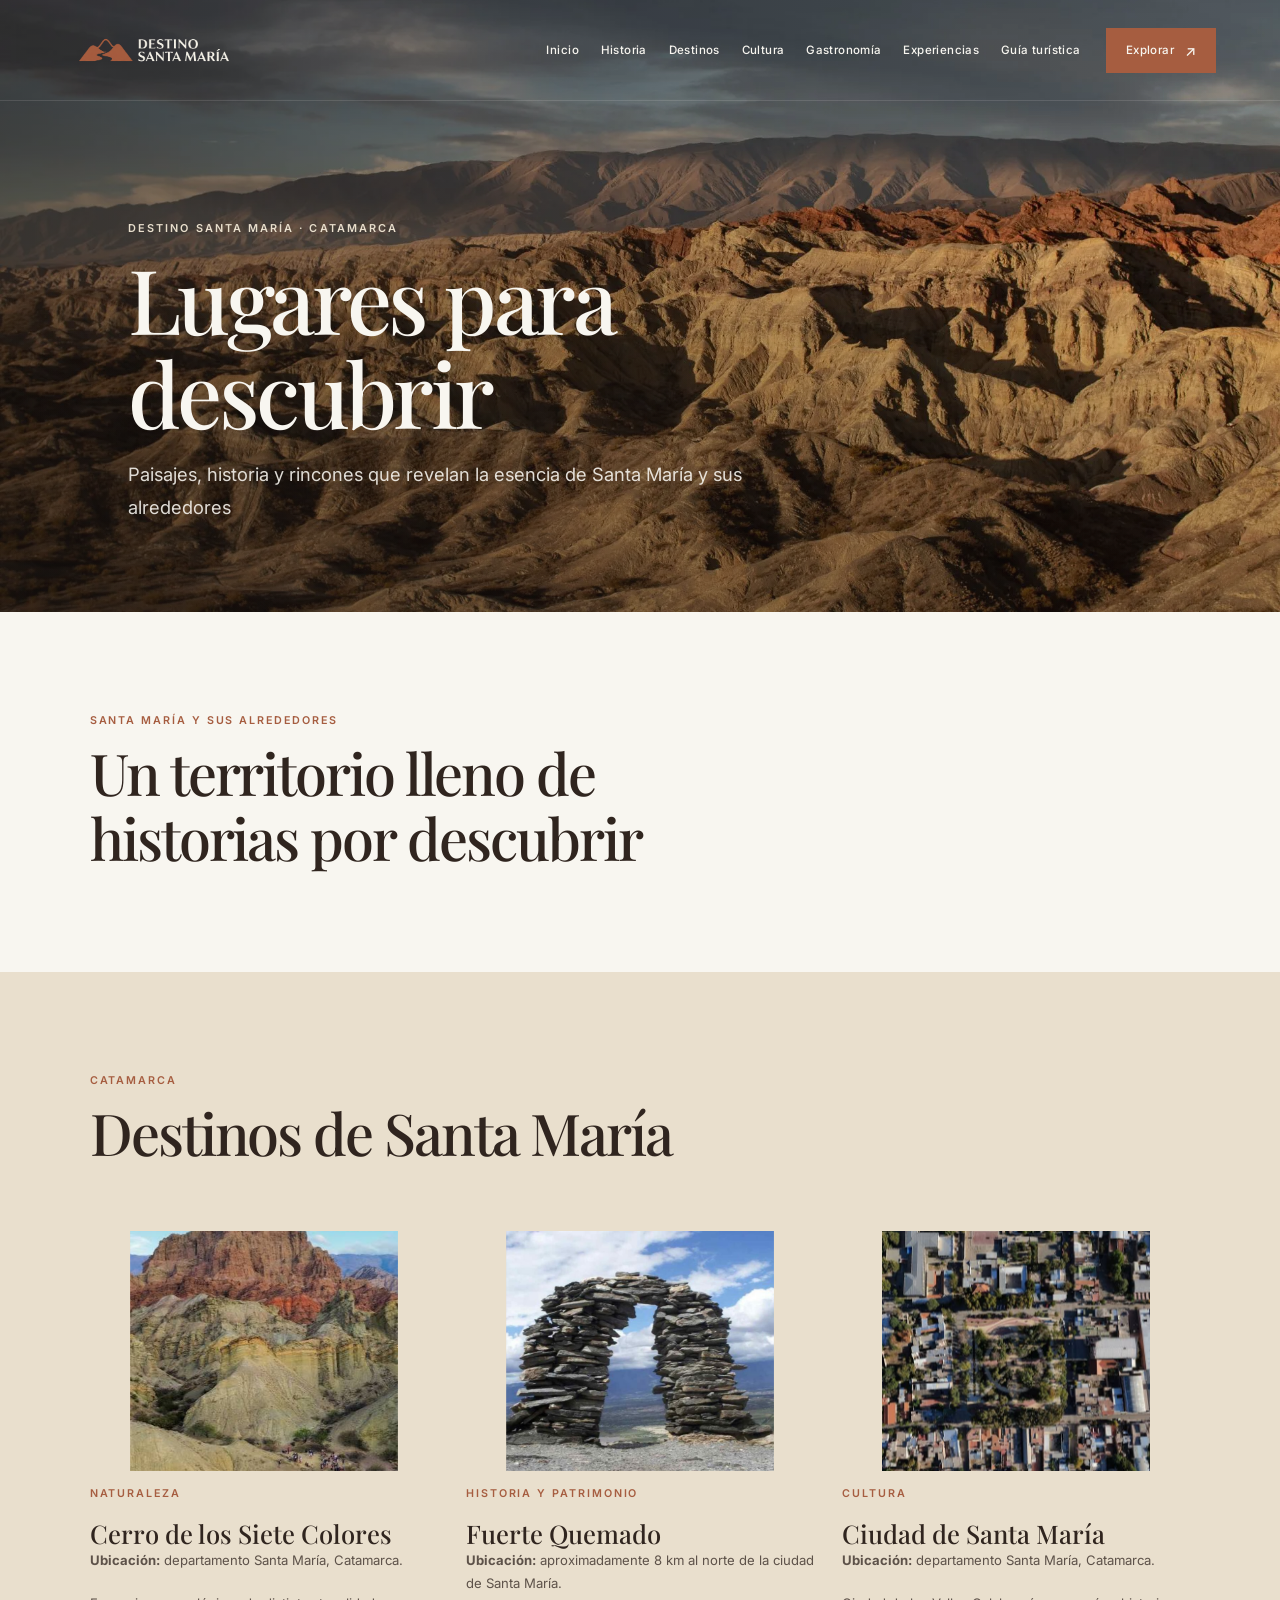
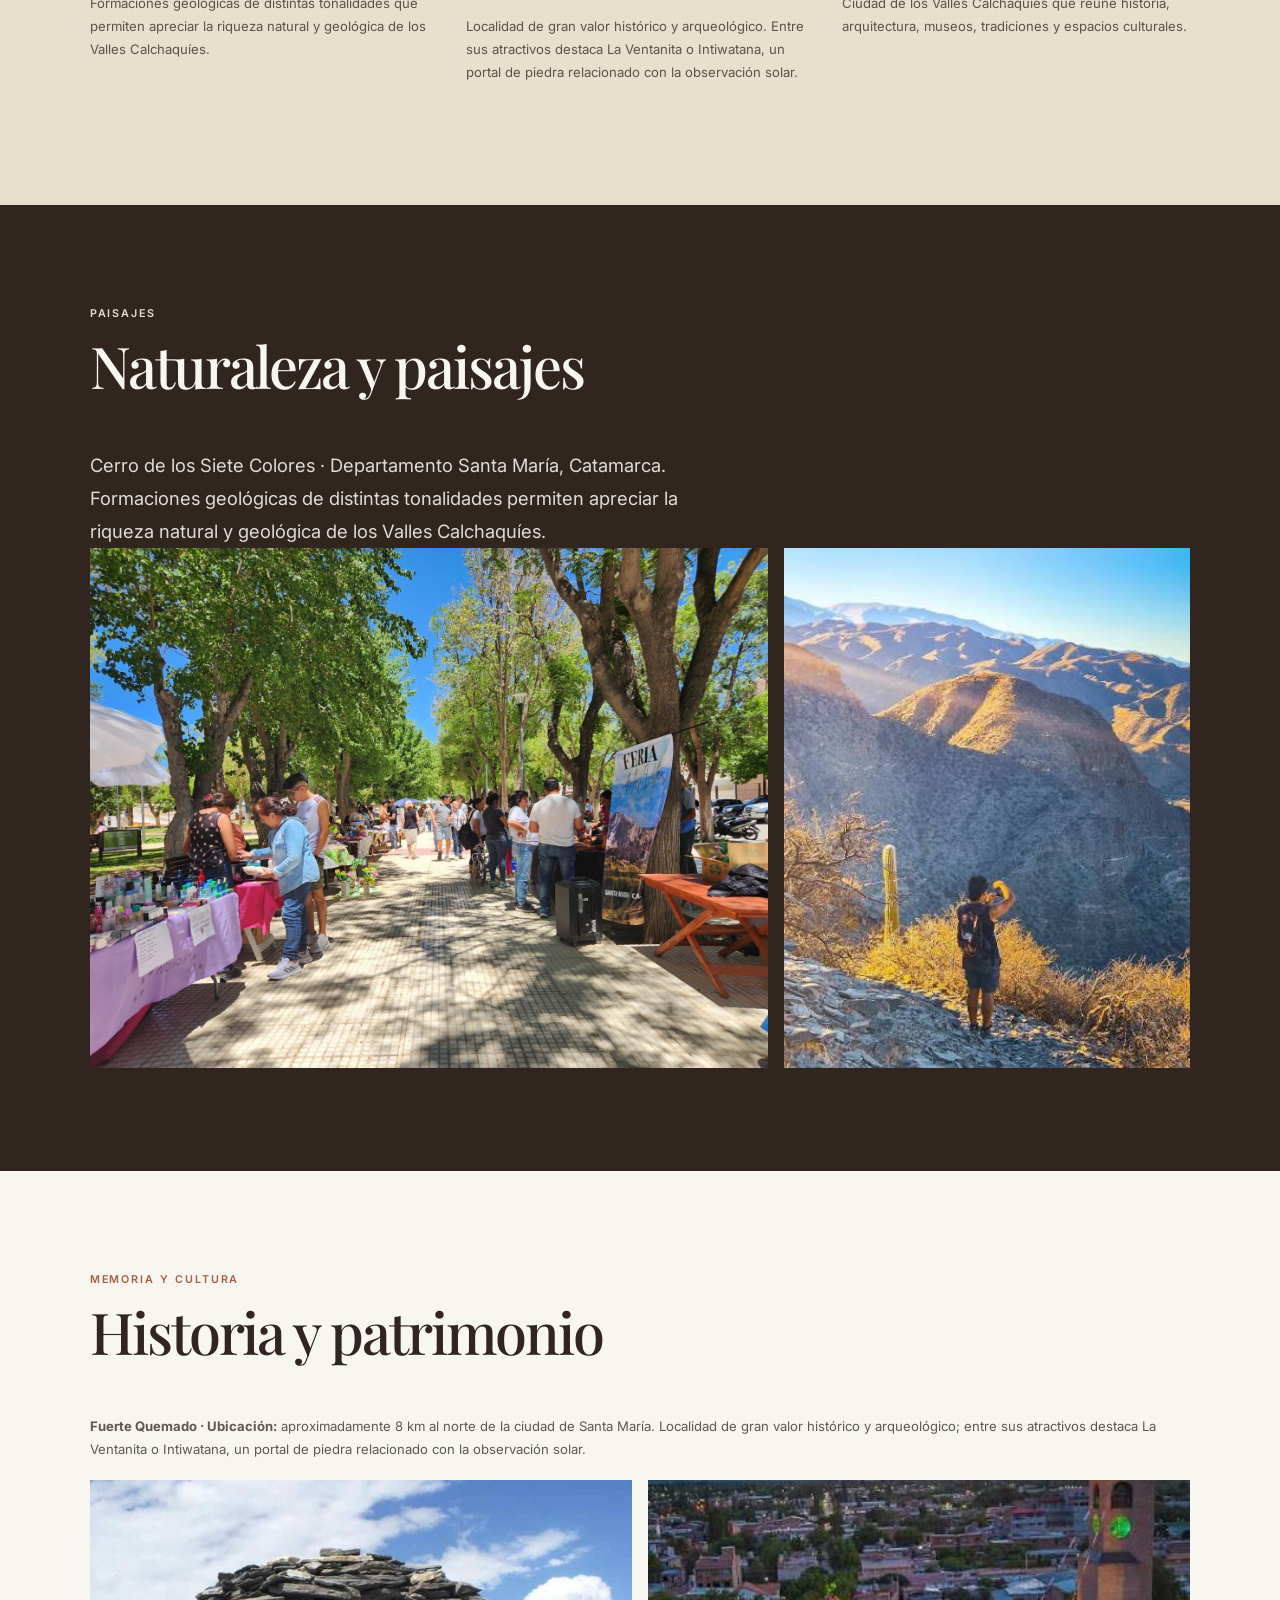
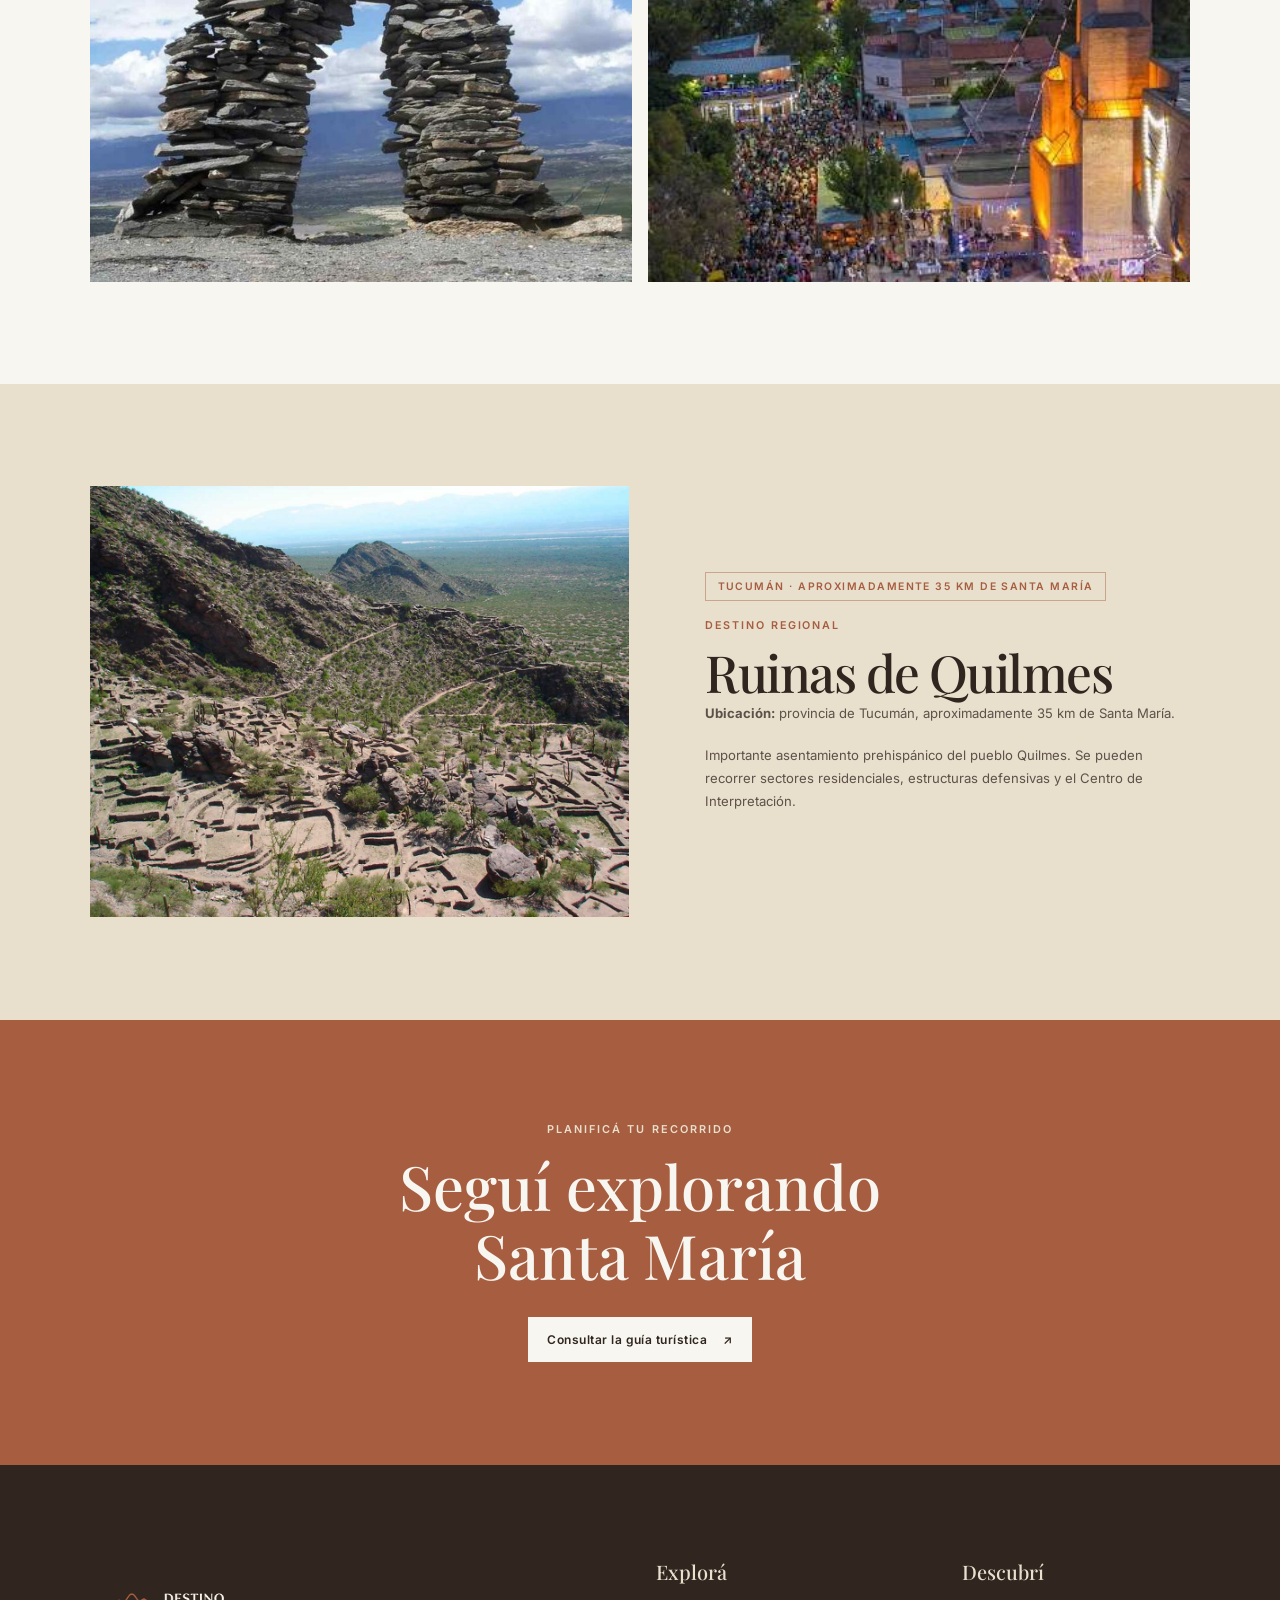
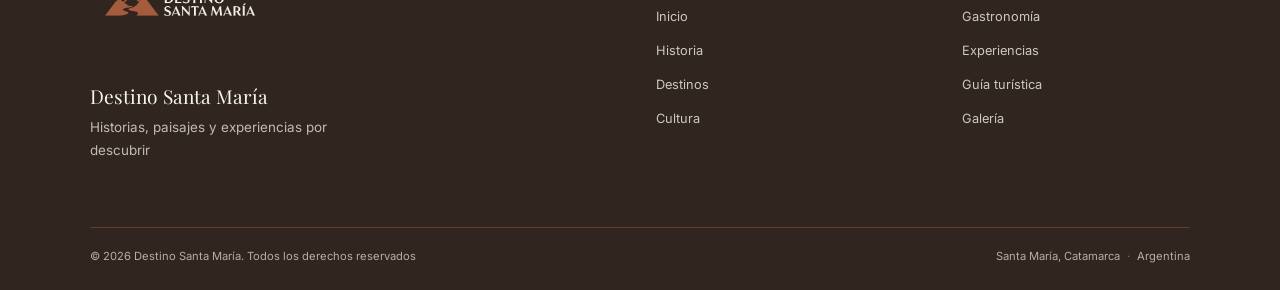
<file: pages/destinos.html>
<!doctype html>
<html lang="es">
<head>
  <meta charset="utf-8">
  <meta name="viewport" content="width=device-width, initial-scale=1">
  <meta name="theme-color" content="#F8F6F0">
  <title>Destinos | Destino Santa María</title>
  <link rel="preconnect" href="https://fonts.googleapis.com">
  <link rel="preconnect" href="https://fonts.gstatic.com" crossorigin>
  <link href="https://fonts.googleapis.com/css2?family=Inter:wght@400;500;600&family=Playfair+Display:wght@500;600&display=swap" rel="stylesheet">
  <link rel="stylesheet" href="../css/styles.css">
  <script src="../js/main.js" defer></script>
  <style>
    .dest-page { overflow-x: clip; }
    .dest-hero {
      position: relative;
      display: flex;
      align-items: flex-end;
      min-height: min(68vh, 690px);
      min-height: min(68svh, 690px);
      padding: 9rem clamp(1.5rem, 10vw, 9rem) 5.5rem;
      color: var(--paper);
      background: linear-gradient(90deg, rgb(25 20 17 / 54%), rgb(25 20 17 / 20%) 64%, rgb(25 20 17 / 5%)), url("../assets/img/inicio/hero-santa-maria.jpg") center 54% / cover;
      isolation: isolate;
    }
    .dest-hero::after { position: absolute; z-index: -1; inset: 0; content: ""; background: linear-gradient(0deg, rgb(25 20 17 / 28%), transparent 58%); }
    .dest-hero__content { width: min(100%, 780px); }
    .dest-hero__eyebrow, .dest-kicker { margin: 0 0 1rem; color: var(--sand); font-size: .68rem; font-weight: 600; letter-spacing: .19em; text-transform: uppercase; }
    .dest-hero__title { margin: 0; font: 500 clamp(3.2rem, 7vw, 6rem)/1.04 "Playfair Display", Georgia, serif; letter-spacing: -.04em; text-wrap: balance; }
    .dest-hero__subtitle { max-width: 640px; margin: 1.25rem 0 0; color: rgb(248 246 240 / 88%); font-size: clamp(1rem, 1.55vw, 1.15rem); line-height: 1.8; }
    .dest-section { padding: clamp(4.5rem, 8vw, 7rem) clamp(1.4rem, 7vw, 6rem); }
    .dest-section__inner { width: min(100%, 1320px); margin-inline: auto; }
    .dest-section__heading { margin-bottom: clamp(2rem, 4vw, 3.2rem); }
    .dest-section__kicker { margin: 0 0 .8rem; color: var(--terracotta); font-size: .67rem; font-weight: 600; letter-spacing: .18em; text-transform: uppercase; }
    .dest-section__title { max-width: 850px; margin: 0; color: var(--ink); font: 500 clamp(2.4rem, 4.5vw, 4.2rem)/1.12 "Playfair Display", Georgia, serif; letter-spacing: -.035em; text-wrap: balance; }
    .dest-intro { background: var(--paper); }
    .dest-intro__title { max-width: 780px; }
    .dest-list { background: var(--sand); }
    .dest-grid { display: grid; grid-template-columns: repeat(3, minmax(0, 1fr)); gap: clamp(1rem, 2.2vw, 2rem); }
    .dest-card { min-width: 0; }
    .dest-card__image-wrap { overflow: hidden; background: rgb(48 37 31 / 8%); }
    .dest-card__image { display: block; width: 100%; aspect-ratio: 1.12 / 1; object-fit: cover; transition: transform 600ms cubic-bezier(.2, .7, .2, 1); }
    .dest-card:hover .dest-card__image { transform: scale(1.035); }
    .dest-card__title { margin: 1.1rem 0 0; color: var(--ink); font: 500 clamp(1.35rem, 2vw, 1.8rem)/1.25 "Playfair Display", Georgia, serif; }
    .dest-nature { color: var(--paper); background: var(--ink); }
    .dest-nature .dest-section__kicker { color: var(--sand); }
    .dest-nature .dest-section__title { color: var(--paper); }
    .dest-nature__visuals { display: grid; grid-template-columns: 1.25fr .75fr; align-items: stretch; gap: 1rem; }
    .dest-nature__visuals figure, .dest-heritage__visuals figure { min-width: 0; margin: 0; overflow: hidden; }
    .dest-nature__visuals img { display: block; width: 100%; height: 100%; min-height: 280px; max-height: 520px; object-fit: cover; }
    .dest-nature__visuals figure:first-child img { min-height: 380px; }
    .dest-heritage { background: var(--paper); }
    .dest-heritage__visuals { display: grid; grid-template-columns: repeat(2, minmax(0, 1fr)); gap: 1rem; }
    .dest-heritage__visuals img { display: block; width: 100%; aspect-ratio: 1.35 / 1; object-fit: cover; }
    .dest-regional { background: var(--sand); }
    .dest-regional__grid { display: grid; grid-template-columns: minmax(0, 1fr) minmax(280px, .9fr); align-items: center; gap: clamp(2rem, 6vw, 6rem); }
    .dest-regional__photo { margin: 0; overflow: hidden; }
    .dest-regional__photo img { display: block; width: 100%; aspect-ratio: 1.25 / 1; object-fit: cover; }
    .dest-regional__place { display: inline-flex; margin: 0 0 1.1rem; padding: .45rem .7rem; color: var(--terracotta); border: 1px solid rgb(166 93 64 / 45%); font-size: .65rem; font-weight: 600; letter-spacing: .14em; text-transform: uppercase; }
    .dest-regional__title { margin: 0; color: var(--ink); font: 500 clamp(2.2rem, 4vw, 3.7rem)/1.12 "Playfair Display", Georgia, serif; letter-spacing: -.03em; }
    .dest-guide { padding: clamp(4.5rem, 8vw, 7rem) 1.5rem; color: var(--paper); background: var(--terracotta); text-align: center; }
    .dest-guide__inner { width: min(100%, 800px); margin-inline: auto; }
    .dest-guide__title { margin: 0; font: 500 clamp(2.3rem, 4.8vw, 4rem)/1.12 "Playfair Display", Georgia, serif; text-wrap: balance; }
    .dest-guide__link { display: inline-flex; align-items: center; gap: 1rem; margin-top: 1.7rem; padding: .95rem 1.2rem; color: var(--ink); background: var(--paper); font-size: .75rem; font-weight: 600; letter-spacing: .04em; text-decoration: none; transition: gap 180ms ease, background-color 180ms ease; }
    .dest-guide__link:hover { gap: 1.25rem; background: var(--sand); }
    @media (max-width: 1000px) {
      .dest-grid { grid-template-columns: repeat(2, minmax(0, 1fr)); }
      .dest-grid .dest-card:last-child { grid-column: 1 / -1; justify-self: center; width: calc(50% - .5rem); }
      .dest-regional__grid { grid-template-columns: 1fr 1fr; gap: 2rem; }
    }
    @media (max-width: 820px) {
      .dest-regional__grid { grid-template-columns: 1fr; }
    }
    @media (max-width: 640px) {
      .dest-hero { min-height: 60svh; padding: 8rem 1.4rem 4rem; background-position: 58% center; }
      .dest-hero__title { font-size: clamp(2.8rem, 13vw, 4.2rem); }
      .dest-section { padding: 4.5rem 1.4rem; }
      .dest-grid, .dest-nature__visuals, .dest-heritage__visuals, .dest-regional__grid { grid-template-columns: 1fr; }
      .dest-grid .dest-card:last-child { grid-column: auto; width: auto; }
      .dest-nature__visuals img, .dest-nature__visuals figure:first-child img { min-height: 240px; max-height: none; aspect-ratio: 1.25 / 1; }
      .dest-regional__grid { gap: 1.75rem; }
      .dest-guide { padding: 4.5rem 1.4rem; }
    }
    @media (prefers-reduced-motion: reduce) { .dest-card__image { transition: none; } }
  </style>
</head>
<body class="dest-page">
  <header class="site-header" data-site-header>
    <a class="site-header__brand" href="../index.html" aria-label="Destino Santa María, inicio">
      <img src="../assets/logo/logo-destino-horizontal-claro.png" alt="Destino Santa María">
    </a>
    <button class="site-header__toggle" type="button" aria-label="Abrir menú" aria-expanded="false" aria-controls="site-navigation" data-menu-toggle>
      <span></span><span></span><span></span>
    </button>
    <nav class="site-header__nav" id="site-navigation" aria-label="Navegación principal" data-site-navigation>
      <a href="../index.html">Inicio</a>
      <a href="historia.html">Historia</a>
      <a href="destinos.html" aria-current="page">Destinos</a>
      <a href="cultura.html">Cultura</a>
      <a href="gastronomia.html">Gastronomía</a>
      <a href="experiencias.html">Experiencias</a>
      <a href="guia-turistica.html">Guía turística</a>
      <a class="site-header__cta" href="destinos.html">Explorar <span aria-hidden="true">↗</span></a>
    </nav>
  </header>

  <main>
    <section class="dest-hero" aria-labelledby="dest-hero-title">
      <div class="dest-hero__content">
        <p class="dest-hero__eyebrow">Destino Santa María · Catamarca</p>
        <h1 class="dest-hero__title" id="dest-hero-title">Lugares para descubrir</h1>
        <p class="dest-hero__subtitle">Paisajes, historia y rincones que revelan la esencia de Santa María y sus alrededores</p>
      </div>
    </section>

    <section class="dest-section dest-intro" aria-labelledby="dest-intro-title">
      <div class="dest-section__inner">
        <p class="dest-section__kicker">Santa María y sus alrededores</p>
        <h2 class="dest-section__title dest-intro__title" id="dest-intro-title">Un territorio lleno de historias por descubrir</h2>
      </div>
    </section>

    <section class="dest-section dest-list" aria-labelledby="dest-list-title">
      <div class="dest-section__inner">
        <header class="dest-section__heading">
          <p class="dest-section__kicker">Catamarca</p>
          <h2 class="dest-section__title" id="dest-list-title">Destinos de Santa María</h2>
        </header>
        <div class="dest-grid">
          <article class="dest-card">
            <figure class="dest-card__image-wrap"><img class="dest-card__image" src="../assets/img/destinos/cerros-colores.jpg" alt="Cerro de los Siete Colores" loading="lazy"></figure>
            <p class="dest-section__kicker">Naturaleza</p>
            <h3 class="dest-card__title">Cerro de los Siete Colores</h3>
            <p class="destination-card__description"><strong>Ubicación:</strong> departamento Santa María, Catamarca.</p>
            <p class="destination-card__description">Formaciones geológicas de distintas tonalidades que permiten apreciar la riqueza natural y geológica de los Valles Calchaquíes.</p>
          </article>
          <article class="dest-card">
            <figure class="dest-card__image-wrap"><img class="dest-card__image" src="../assets/img/destinos/fuerte-quemado.jpg" alt="Fuerte Quemado" loading="lazy"></figure>
            <p class="dest-section__kicker">Historia y patrimonio</p>
            <h3 class="dest-card__title">Fuerte Quemado</h3>
            <p class="destination-card__description"><strong>Ubicación:</strong> aproximadamente 8 km al norte de la ciudad de Santa María.</p>
            <p class="destination-card__description">Localidad de gran valor histórico y arqueológico. Entre sus atractivos destaca La Ventanita o Intiwatana, un portal de piedra relacionado con la observación solar.</p>
          </article>
          <article class="dest-card">
            <figure class="dest-card__image-wrap"><img class="dest-card__image" src="../assets/img/destinos/ciudad-santa-maria.jpg" alt="Ciudad de Santa María" loading="lazy"></figure>
            <p class="dest-section__kicker">Cultura</p>
            <h3 class="dest-card__title">Ciudad de Santa María</h3>
            <p class="destination-card__description"><strong>Ubicación:</strong> departamento Santa María, Catamarca.</p>
            <p class="destination-card__description">Ciudad de los Valles Calchaquíes que reúne historia, arquitectura, museos, tradiciones y espacios culturales.</p>
          </article>
        </div>
      </div>
    </section>

    <section class="dest-section dest-nature" aria-labelledby="dest-nature-title">
      <div class="dest-section__inner">
        <header class="dest-section__heading">
          <p class="dest-section__kicker">Paisajes</p>
          <h2 class="dest-section__title" id="dest-nature-title">Naturaleza y paisajes</h2>
        </header>
        <p class="dest-hero__subtitle">Cerro de los Siete Colores · Departamento Santa María, Catamarca. Formaciones geológicas de distintas tonalidades permiten apreciar la riqueza natural y geológica de los Valles Calchaquíes.</p>
        <div class="dest-nature__visuals">
          <figure><img src="../assets/img/inicio/conoce-santa-maria.jpg" alt="Paisaje de Santa María" loading="lazy"></figure>
          <figure><img src="../assets/img/experiencias/naturaleza.jpg" alt="Entorno natural de la región" loading="lazy"></figure>
        </div>
      </div>
    </section>

    <section class="dest-section dest-heritage" aria-labelledby="dest-heritage-title">
      <div class="dest-section__inner">
        <header class="dest-section__heading">
          <p class="dest-section__kicker">Memoria y cultura</p>
          <h2 class="dest-section__title" id="dest-heritage-title">Historia y patrimonio</h2>
        </header>
        <p class="destination-card__description"><strong>Fuerte Quemado · Ubicación:</strong> aproximadamente 8 km al norte de la ciudad de Santa María. Localidad de gran valor histórico y arqueológico; entre sus atractivos destaca La Ventanita o Intiwatana, un portal de piedra relacionado con la observación solar.</p>
        <div class="dest-heritage__visuals">
          <figure><img src="../assets/img/destinos/fuerte-quemado.jpg" alt="Fuerte Quemado" loading="lazy"></figure>
          <figure><img src="../assets/img/experiencias/historia.jpg" alt="Imagen vinculada al patrimonio histórico de la región" loading="lazy"></figure>
        </div>
      </div>
    </section>

    <section class="dest-section dest-regional" aria-labelledby="dest-regional-title">
      <div class="dest-section__inner dest-regional__grid">
        <figure class="dest-regional__photo"><img src="../assets/img/destinos/ruinas-quilmes.jpg" alt="Ruinas de Quilmes" loading="lazy"></figure>
        <div>
          <p class="dest-regional__place">Tucumán · aproximadamente 35 km de Santa María</p>
          <p class="dest-section__kicker">Destino regional</p>
          <h2 class="dest-regional__title" id="dest-regional-title">Ruinas de Quilmes</h2>
          <p class="destination-card__description"><strong>Ubicación:</strong> provincia de Tucumán, aproximadamente 35 km de Santa María.</p>
          <p class="destination-card__description">Importante asentamiento prehispánico del pueblo Quilmes. Se pueden recorrer sectores residenciales, estructuras defensivas y el Centro de Interpretación.</p>
        </div>
      </div>
    </section>

    <section class="dest-guide" aria-labelledby="dest-guide-title">
      <div class="dest-guide__inner">
        <p class="dest-hero__eyebrow">Planificá tu recorrido</p>
        <h2 class="dest-guide__title" id="dest-guide-title">Seguí explorando Santa María</h2>
        <a class="dest-guide__link" href="guia-turistica.html">Consultar la guía turística <span aria-hidden="true">↗</span></a>
      </div>
    </section>
  </main>

  <footer class="site-footer">
    <div class="site-footer__inner">
      <div class="site-footer__main">
        <div class="site-footer__identity">
          <a class="site-footer__brand" href="../index.html" aria-label="Destino Santa María, inicio">
            <img src="../assets/logo/logo-destino-horizontal-claro.png" alt="Destino Santa María">
          </a>
          <p class="site-footer__name">Destino Santa María</p>
          <p class="site-footer__tagline">Historias, paisajes y experiencias por descubrir</p>
        </div>
        <nav class="site-footer__navigation" aria-label="Explorá">
          <h2 class="site-footer__heading">Explorá</h2>
          <ul>
            <li><a href="../index.html">Inicio</a></li>
            <li><a href="historia.html">Historia</a></li>
            <li><a href="destinos.html" aria-current="page">Destinos</a></li>
            <li><a href="cultura.html">Cultura</a></li>
          </ul>
        </nav>
        <nav class="site-footer__navigation" aria-label="Descubrí">
          <h2 class="site-footer__heading">Descubrí</h2>
          <ul>
            <li><a href="gastronomia.html">Gastronomía</a></li>
            <li><a href="experiencias.html">Experiencias</a></li>
            <li><a href="guia-turistica.html">Guía turística</a></li>
            <li><a href="galeria.html">Galería</a></li>
          </ul>
        </nav>
      </div>
      <div class="site-footer__bottom">
        <p>© 2026 Destino Santa María. Todos los derechos reservados</p>
        <p>Santa María, Catamarca <span aria-hidden="true">·</span> Argentina</p>
      </div>
    </div>
  </footer>
</body>
</html>
</file>
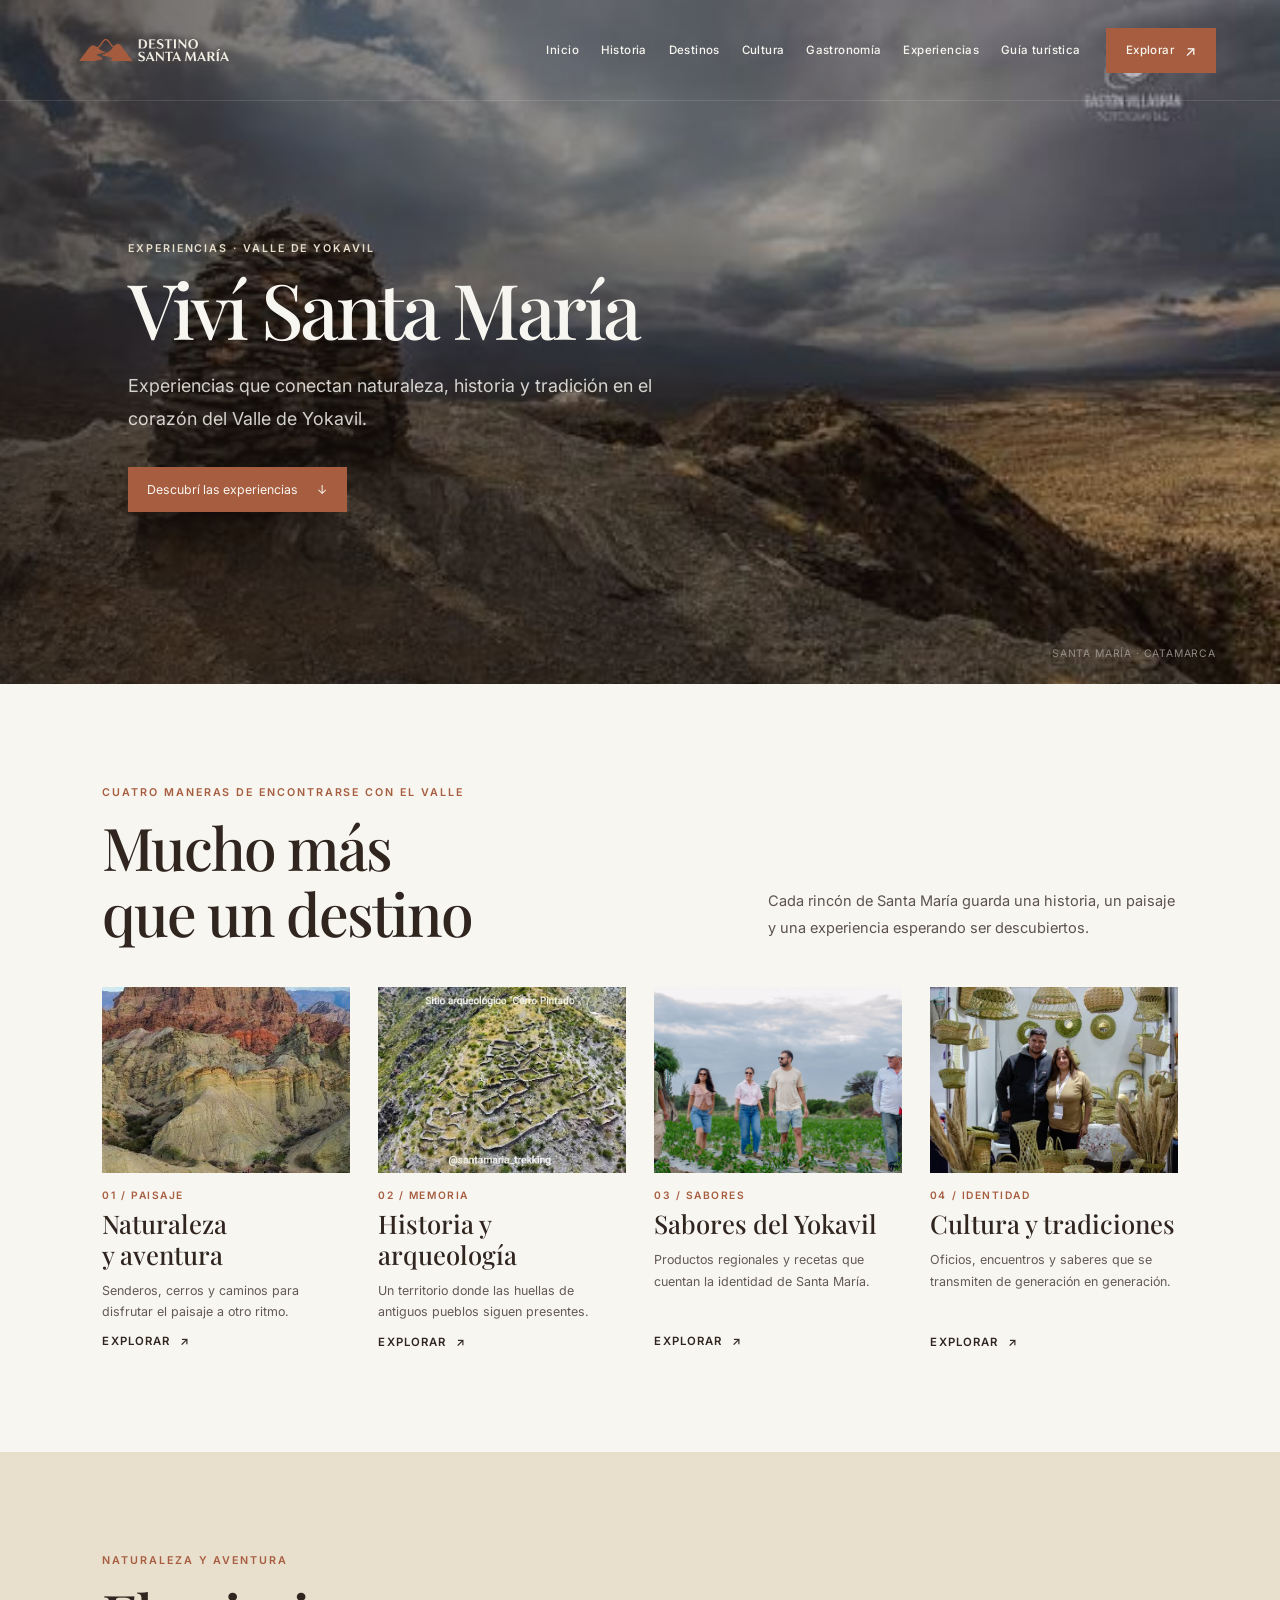
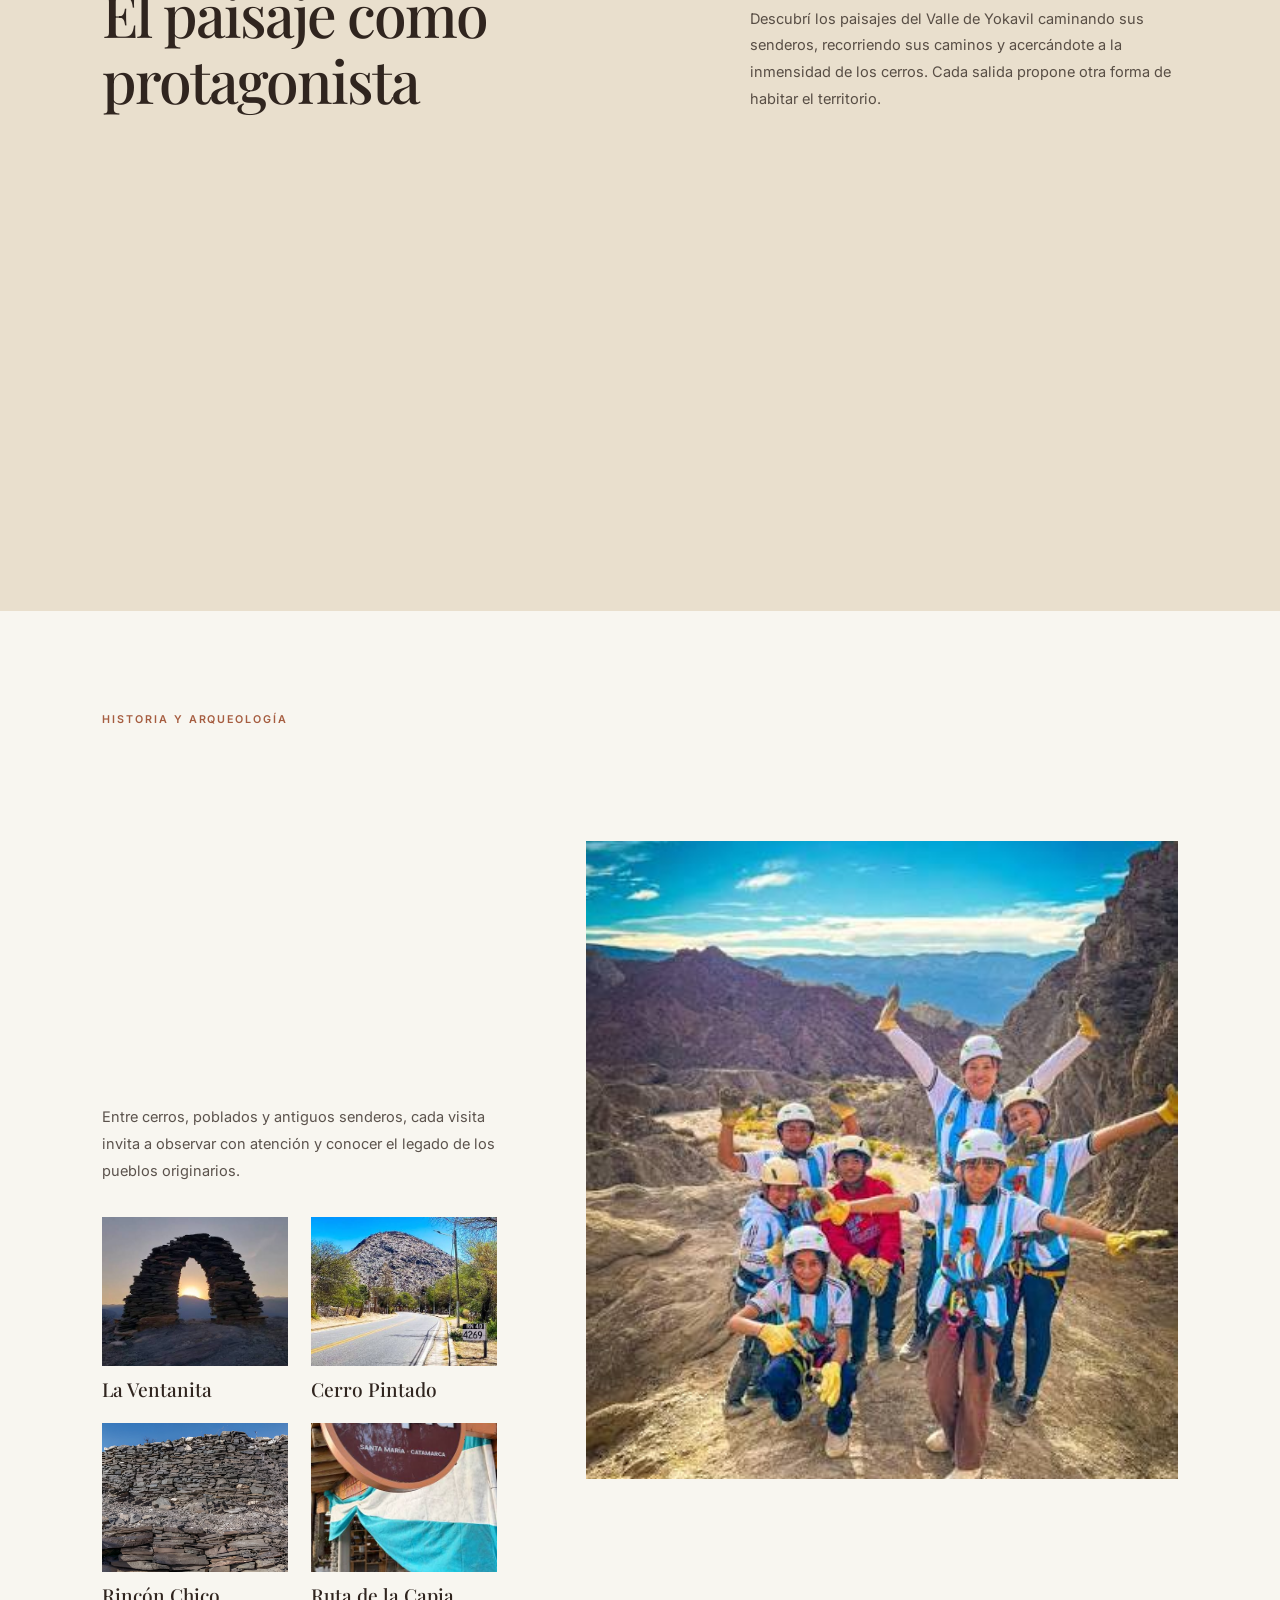
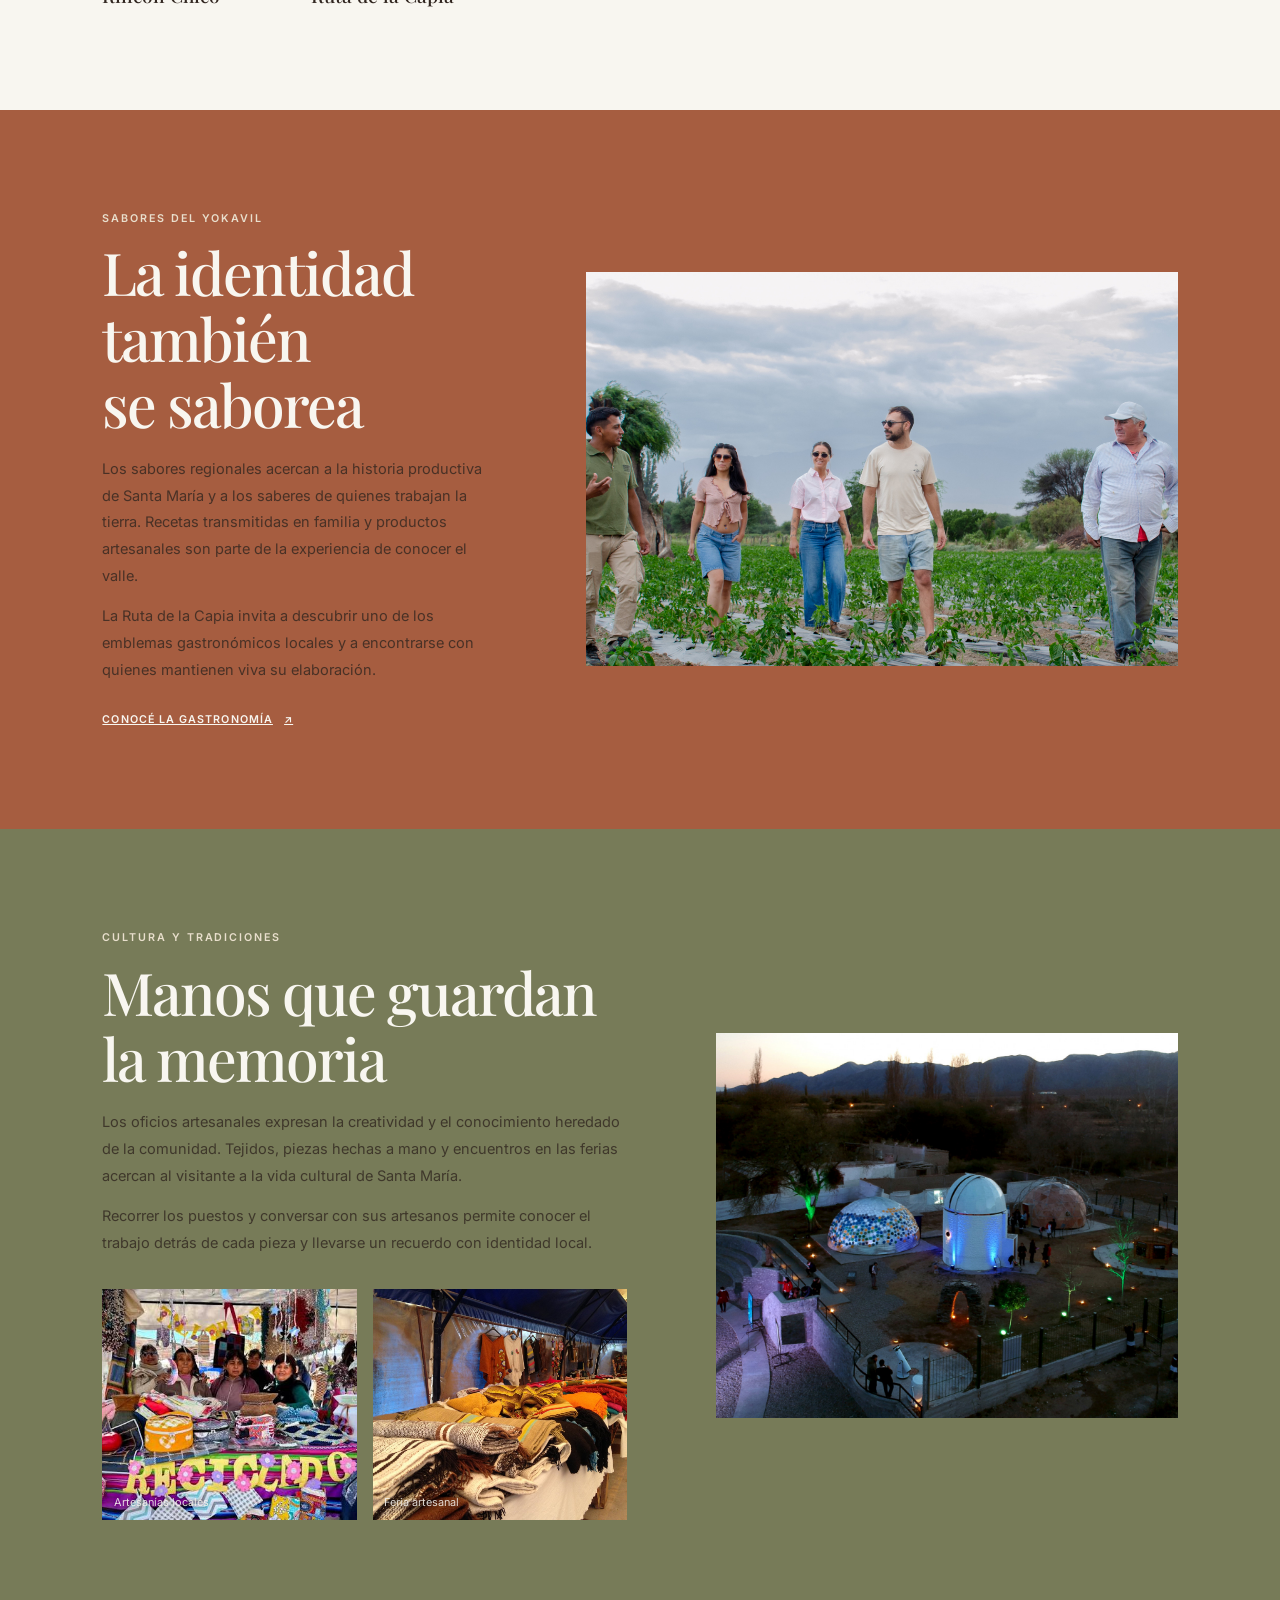
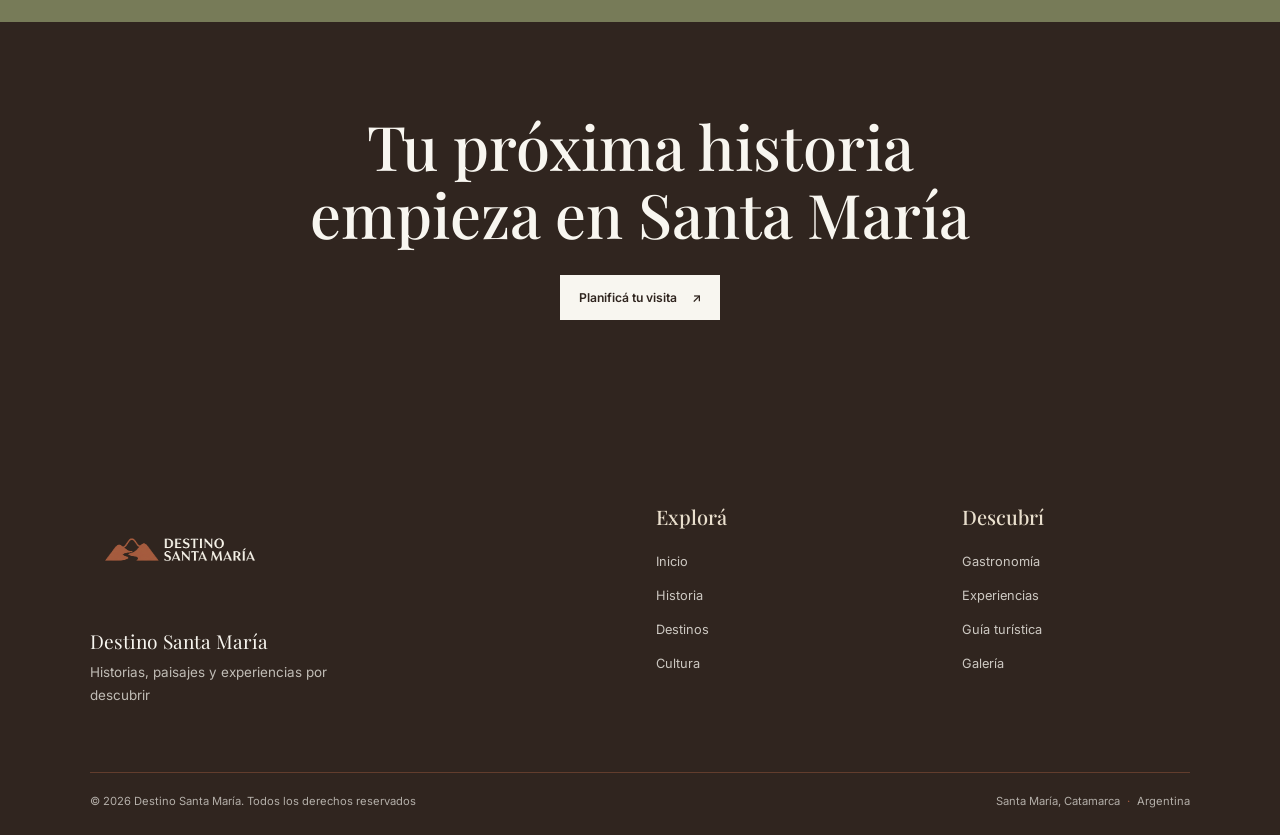
<file: pages/experiencias.html>
<!doctype html>
<html lang="es">
<head>
  <meta charset="utf-8">
  <meta name="viewport" content="width=device-width, initial-scale=1">
  <meta name="theme-color" content="#F8F6F0">
  <meta name="description" content="Viví Santa María: naturaleza, arqueología, sabores y tradiciones del Valle de Yokavil, Catamarca.">
  <title>Experiencias | Destino Santa María</title>
  <link rel="preconnect" href="https://fonts.googleapis.com">
  <link rel="preconnect" href="https://fonts.gstatic.com" crossorigin>
  <link href="https://fonts.googleapis.com/css2?family=Inter:wght@400;500;600&family=Playfair+Display:wght@500;600&display=swap" rel="stylesheet">
  <link rel="stylesheet" href="../css/styles.css">
  <script src="../js/main.js" defer></script>
  <style>
    .experience-page { overflow-x: clip; }
    .experience-hero { position:relative; isolation:isolate; display:flex; align-items:center; min-height:min(76svh, 740px); overflow:hidden; padding:calc(var(--header-height) + 3.5rem) clamp(1.4rem, 10vw, 9rem) 5rem; color:var(--paper); background:var(--ink); }
    .experience-hero::after { position:absolute; z-index:0; inset:0; background:linear-gradient(90deg, rgb(25 20 17 / 66%) 0%, rgb(25 20 17 / 38%) 48%, rgb(25 20 17 / 8%) 100%), linear-gradient(0deg, rgb(25 20 17 / 22%), transparent 45%); content:""; }
    .experience-hero__content { position:relative; z-index:1; width:min(100%, 740px); }
    .experience-hero__eyebrow, .experience-kicker { margin:0 0 .9rem; color:var(--terracotta); font-size:.67rem; font-weight:600; letter-spacing:.18em; text-transform:uppercase; }
    .experience-hero__eyebrow { color:var(--sand); }
    .experience-hero__title { margin:0; font:500 clamp(3.2rem, 6vw, 5.6rem)/1.04 "Playfair Display", Georgia, serif; letter-spacing:-.045em; text-wrap:balance; }
    .experience-hero__subtitle { max-width:560px; margin:1.35rem 0 2rem; color:rgb(248 246 240 / 83%); font-size:clamp(1rem, 1.5vw, 1.12rem); line-height:1.8; }
    .experience-hero__link { display:inline-flex; align-items:center; gap:1.2rem; padding:.95rem 1.2rem; color:var(--paper); background:var(--terracotta); font-size:.77rem; text-decoration:none; transition:background-color 180ms ease, transform 180ms ease; }
    .experience-hero__link:hover { background:var(--olive); transform:translateY(-2px); }
    .experience-hero__photo { position:absolute; z-index:-1; inset:0; width:100%; height:100%; margin:0; overflow:hidden; background:var(--ink); }
    .experience-hero__photo img { display:block; width:100%; height:100%; object-fit:cover; object-position:center; }
    .experience-hero__caption { position:absolute; right:clamp(1.4rem, 5vw, 5rem); bottom:1.5rem; margin:0; color:rgb(248 246 240 / 72%); font-size:.65rem; letter-spacing:.08em; text-transform:uppercase; }
    .experience-section { padding:clamp(4.5rem, 8vw, 7rem) clamp(1.4rem, 8vw, 7rem); }
    .experience-section__inner { width:min(100%, 1280px); margin-inline:auto; }
    .experience-title { max-width:780px; margin:0; color:var(--ink); font:500 clamp(2.4rem, 4.6vw, 4.2rem)/1.12 "Playfair Display", Georgia, serif; letter-spacing:-.035em; text-wrap:balance; }
    .experience-copy { max-width:690px; margin:1.15rem 0 0; color:rgb(48 37 31 / 78%); font-size:.91rem; line-height:1.85; }
    .experience-copy p { margin:0 0 .8rem; }
    .experience-anchors { background:var(--paper); }
    .experience-anchors__heading { display:flex; justify-content:space-between; align-items:end; gap:2rem; margin-bottom:2.6rem; }
    .experience-anchors__heading .experience-copy { max-width:410px; margin:0 0 .25rem; }
    .experience-cards { display:grid; grid-template-columns:repeat(4, minmax(0, 1fr)); grid-auto-rows:1fr; align-items:stretch; gap:clamp(1rem, 2.2vw, 2rem); }
    .experience-anchors .experience-card { position:static; display:flex; flex-direction:column; align-items:stretch; min-width:0; height:100%; aspect-ratio:auto; overflow:visible; color:var(--ink); background:transparent; isolation:auto; }
    .experience-photo { min-width:0; margin:0; overflow:hidden; background:var(--sand); }
    .experience-photo img { display:block; width:100%; height:100%; object-fit:cover; object-position:center; }
    .experience-card__photo { width:100%; aspect-ratio:4 / 3; }
    .experience-card__photo img, .activity__image img { display:block; width:100%; height:100%; aspect-ratio:4 / 3; object-fit:cover; object-position:center; }
    .experience-card__number { display:block; margin:1rem 0 .45rem; color:var(--terracotta); font-size:.64rem; font-weight:600; letter-spacing:.15em; }
    .experience-card__title { margin:0; font:500 clamp(1.35rem, 2vw, 1.8rem)/1.2 "Playfair Display", Georgia, serif; }
    .experience-card__copy { margin:.65rem 0 0; color:rgb(48 37 31 / 75%); font-size:.78rem; line-height:1.7; }
    .experience-anchors .experience-card__link { display:inline-flex; align-items:center; gap:.6rem; margin-top:auto; padding-top:.8rem; color:var(--ink); font-size:.71rem; font-weight:600; text-decoration:none; }
    .experience-card__link:hover { color:var(--terracotta); }
    .experience-nature { background:var(--sand); }
    .experience-section__head { display:grid; grid-template-columns:minmax(0, 1.05fr) minmax(260px, .75fr); align-items:end; gap:3rem; margin-bottom:2.7rem; }
    .activity-grid { display:grid; grid-template-columns:repeat(3, minmax(0, 1fr)); grid-auto-rows:1fr; align-items:stretch; gap:clamp(1rem, 2vw, 1.5rem); }
    .activity { display:flex; flex-direction:column; min-width:0; }
    .activity__image { width:100%; aspect-ratio:4 / 3; }
    .activity__title { margin:1rem 0 .4rem; font:500 1.45rem/1.2 "Playfair Display", Georgia, serif; }
    .activity__copy { max-width:360px; margin:0; color:rgb(48 37 31 / 76%); font-size:.8rem; line-height:1.75; }
    .experience-sites { background:var(--paper); }
    .experience-sites__layout { display:grid; grid-template-columns:minmax(0, .8fr) minmax(0, 1.2fr); align-items:center; gap:clamp(2rem, 7vw, 7rem); }
    .experience-sites__photo { width:100%; aspect-ratio:1 / 1.08; }
    .site-list { display:grid; grid-template-columns:repeat(2, minmax(0,1fr)); gap:1.4rem; margin-top:2rem; }
    .site-card { min-width:0; }
    .site-card__image { width:100%; aspect-ratio:1.25 / 1; }
    .site-card__name { margin:.7rem 0 0; font:500 1.2rem/1.25 "Playfair Display", Georgia, serif; }
    .experience-heritage { color:var(--paper); background:var(--olive); }
    .experience-heritage .experience-title { color:var(--paper); }
    .experience-heritage .experience-kicker { color:var(--sand); }
    .heritage__layout { display:grid; grid-template-columns:minmax(0, 1fr) minmax(0, .88fr); align-items:center; gap:clamp(2rem, 7vw, 7rem); }
    .heritage__photo { width:100%; aspect-ratio:1.2 / 1; }
    .heritage__details { display:grid; grid-template-columns:repeat(2, minmax(0,1fr)); gap:1rem; margin-top:2rem; }
    .heritage__details figure { position:relative; width:100%; aspect-ratio:1.1 / 1; margin:0; overflow:hidden; background:var(--sand); }
    .heritage__details figure img { display:block; width:100%; height:100%; object-fit:cover; object-position:center; }
    .heritage__details figcaption { position:absolute; right:.7rem; bottom:.6rem; left:.7rem; color:rgb(248 246 240 / 88%); font-size:.68rem; line-height:1.5; text-shadow:0 1px 8px rgb(25 20 17 / 70%); }
    .experience-food { color:var(--paper); background:var(--terracotta); }
    .experience-food .experience-title { color:var(--paper); }
    .experience-food .experience-kicker { color:var(--sand); }
    .experience-food__layout { display:grid; grid-template-columns:minmax(0, .8fr) minmax(0, 1.2fr); align-items:center; gap:clamp(2rem, 7vw, 7rem); }
    .experience-food__photo { width:100%; aspect-ratio:1.5 / 1; }
    .experience-culture { background:var(--sand); }
    .experience-culture__layout { display:grid; grid-template-columns:minmax(0, .82fr) minmax(0, 1.18fr); align-items:center; gap:clamp(2rem, 7vw, 7rem); }
    .culture-photos { display:grid; grid-template-columns:1fr 1fr; align-items:center; gap:1rem; }
    .culture-photos figure { width:100%; aspect-ratio:.9 / 1; }
    .culture-photos figure:last-child { margin-top:3rem; }
    .experience-close { padding:clamp(4rem, 7vw, 6rem) 1.5rem; color:var(--paper); background:var(--ink); text-align:center; }
    .experience-close__inner { width:min(100%, 760px); margin-inline:auto; }
    .experience-close__title { margin:0; font:500 clamp(2.3rem, 4.8vw, 4rem)/1.12 "Playfair Display", Georgia, serif; }
    .experience-close__link { display:inline-flex; align-items:center; gap:.9rem; margin-top:1.6rem; padding:.95rem 1.2rem; color:var(--ink); background:var(--paper); font-size:.76rem; font-weight:600; text-decoration:none; transition:gap 180ms ease, background-color 180ms ease; }
    .experience-close__link:hover { gap:1.2rem; background:var(--sand); }
    @media (max-width:1000px) {
      .experience-cards { grid-template-columns:repeat(2,minmax(0,1fr)); gap:2rem; }
      .activity-grid { grid-template-columns:repeat(2,minmax(0,1fr)); }
      .experience-sites__layout, .experience-food__layout { grid-template-columns:1fr; gap:2.5rem; }
      .experience-sites__photo { width:min(100%, 900px); }
    }
    @media (max-width: 820px) {
      .experience-hero { min-height:64svh; padding-top:calc(var(--header-height) + 3rem); }
      .experience-section__head, .experience-anchors__heading, .heritage__layout, .experience-culture__layout { grid-template-columns:1fr; display:grid; gap:1.5rem; }
      .experience-anchors__heading { align-items:start; }
    }
    @media (max-width: 640px) {
      .experience-hero { padding:calc(var(--header-height) + 2rem) 1.4rem 3rem; }
      .experience-hero__title { font-size:clamp(2.8rem, 12vw, 4rem); }
      .experience-section { padding:4.2rem 1.4rem; }
      .experience-cards, .activity-grid, .site-list { grid-template-columns:1fr; }
      .site-card__image { aspect-ratio:1.35 / 1; }
      .experience-sites__photo { aspect-ratio:1.1 / 1; }
      .experience-food__photo { aspect-ratio:1.2 / 1; }
      .culture-photos figure { aspect-ratio:1 / 1; }
      .heritage__details { grid-template-columns:1fr 1fr; }
      .culture-photos figure:last-child { margin-top:1rem; }
    }
  </style>
</head>
<body class="experience-page">
  <header class="site-header" data-site-header>
    <a class="site-header__brand" href="../index.html" aria-label="Destino Santa María, inicio"><img src="../assets/logo/logo-destino-horizontal-claro.png" alt="Destino Santa María"></a>
    <button class="site-header__toggle" type="button" aria-label="Abrir menú" aria-expanded="false" aria-controls="site-navigation" data-menu-toggle><span></span><span></span><span></span></button>
    <nav class="site-header__nav" id="site-navigation" aria-label="Navegación principal" data-site-navigation>
      <a href="../index.html">Inicio</a><a href="historia.html">Historia</a><a href="destinos.html">Destinos</a><a href="cultura.html">Cultura</a><a href="gastronomia.html">Gastronomía</a><a href="experiencias.html" aria-current="page">Experiencias</a><a href="guia-turistica.html">Guía turística</a><a class="site-header__cta" href="destinos.html">Explorar <span aria-hidden="true">↗</span></a>
    </nav>
  </header>

  <main>
    <section class="experience-hero" aria-labelledby="experience-hero-title">
      <div class="experience-hero__content">
        <p class="experience-hero__eyebrow">Experiencias · Valle de Yokavil</p>
        <h1 class="experience-hero__title" id="experience-hero-title">Viví Santa María</h1>
        <p class="experience-hero__subtitle">Experiencias que conectan naturaleza, historia y tradición en el corazón del Valle de Yokavil.</p>
        <a class="experience-hero__link" href="#experiencias-destacadas">Descubrí las experiencias <span aria-hidden="true">↓</span></a>
      </div>
      <figure class="experience-hero__photo"><img src="../assets/img/experiencias/hero-experiencias.jpg" alt="Paisaje de Santa María y el Valle de Yokavil" width="547" height="365"><figcaption class="experience-hero__caption">Santa María · Catamarca</figcaption></figure>
    </section>

    <section class="experience-section experience-anchors" id="experiencias-destacadas" aria-labelledby="experience-anchors-title">
      <div class="experience-section__inner">
        <div class="experience-anchors__heading"><div><p class="experience-kicker">Cuatro maneras de encontrarse con el valle</p><h2 class="experience-title" id="experience-anchors-title">Mucho más que un destino</h2></div><p class="experience-copy">Cada rincón de Santa María guarda una historia, un paisaje y una experiencia esperando ser descubiertos.</p></div>
        <div class="experience-cards">
          <article class="experience-card"><figure class="experience-photo experience-card__photo"><img src="../assets/img/experiencias/experiencia-naturaleza.jpg" alt="Paisaje natural del Valle de Yokavil" width="399" height="501" loading="lazy"></figure><span class="experience-card__number">01 / PAISAJE</span><h3 class="experience-card__title">Naturaleza y aventura</h3><p class="experience-card__copy">Senderos, cerros y caminos para disfrutar el paisaje a otro ritmo.</p><a class="experience-card__link" href="#naturaleza">Explorar <span aria-hidden="true">↗</span></a></article>
          <article class="experience-card"><figure class="experience-photo experience-card__photo"><img src="../assets/img/experiencias/experiencia-historia.jpg" alt="Vestigios arqueológicos del valle" width="739" height="415" loading="lazy"></figure><span class="experience-card__number">02 / MEMORIA</span><h3 class="experience-card__title">Historia y arqueología</h3><p class="experience-card__copy">Un territorio donde las huellas de antiguos pueblos siguen presentes.</p><a class="experience-card__link" href="#historia">Explorar <span aria-hidden="true">↗</span></a></article>
          <article class="experience-card"><figure class="experience-photo experience-card__photo"><img src="../assets/img/experiencias/experiencia-gastronomia.jpg" alt="Sabores y productos del Valle de Yokavil" width="3000" height="1500" loading="lazy"></figure><span class="experience-card__number">03 / SABORES</span><h3 class="experience-card__title">Sabores del Yokavil</h3><p class="experience-card__copy">Productos regionales y recetas que cuentan la identidad de Santa María.</p><a class="experience-card__link" href="#sabores">Explorar <span aria-hidden="true">↗</span></a></article>
          <article class="experience-card"><figure class="experience-photo experience-card__photo"><img src="../assets/img/experiencias/experiencia-cultura.jpg" alt="Expresión de la cultura santamariana" width="681" height="450" loading="lazy"></figure><span class="experience-card__number">04 / IDENTIDAD</span><h3 class="experience-card__title">Cultura y tradiciones</h3><p class="experience-card__copy">Oficios, encuentros y saberes que se transmiten de generación en generación.</p><a class="experience-card__link" href="#cultura">Explorar <span aria-hidden="true">↗</span></a></article>
        </div>
      </div>
    </section>

    <section class="experience-section experience-nature" id="naturaleza" aria-labelledby="nature-title">
      <div class="experience-section__inner">
        <div class="experience-section__head"><div><p class="experience-kicker">Naturaleza y aventura</p><h2 class="experience-title" id="nature-title">El paisaje como protagonista</h2></div><p class="experience-copy">Descubrí los paisajes del Valle de Yokavil caminando sus senderos, recorriendo sus caminos y acercándote a la inmensidad de los cerros. Cada salida propone otra forma de habitar el territorio.</p></div>
        <div class="activity-grid">
          <article class="activity"><figure class="experience-photo activity__image"><img src="../assets/img/experiencias/trekking.jpg" alt="Trekking por los senderos de Santa María" width="399" height="501" loading="lazy"></figure><h3 class="activity__title">Trekking</h3><p class="activity__copy">Caminatas para descubrir quebradas, cerros y vistas abiertas del valle.</p></article>
          <article class="activity"><figure class="experience-photo activity__image"><img src="../assets/img/experiencias/cabalgatas.jpg" alt="Cabalgata por los paisajes del valle" width="495" height="620" loading="lazy"></figure><h3 class="activity__title">Cabalgatas</h3><p class="activity__copy">Recorridos a caballo para conectar con el paisaje y sus caminos rurales.</p></article>
          <article class="activity"><figure class="experience-photo activity__image"><img src="../assets/img/experiencias/cicloturismo.jpg" alt="Cicloturismo en los caminos de Santa María" width="400" height="500" loading="lazy"></figure><h3 class="activity__title">Cicloturismo</h3><p class="activity__copy">Una invitación a explorar el entorno en bicicleta, con tiempo para cada paisaje.</p></article>
        </div>
      </div>
    </section>

    <section class="experience-section experience-sites" id="historia" aria-labelledby="sites-title">
      <div class="experience-section__inner experience-sites__layout">
        <div><p class="experience-kicker">Historia y arqueología</p><h2 class="experience-title" id="sites-title">Un viaje por las huellas del tiempo</h2><div class="experience-copy"><p>El paisaje de Santa María conserva testimonios de las comunidades que habitaron este territorio. Sitios arqueológicos y caminos históricos permiten acercarse a una historia milenaria, en diálogo permanente con el valle.</p><p>Entre cerros, poblados y antiguos senderos, cada visita invita a observar con atención y conocer el legado de los pueblos originarios.</p></div>
          <div class="site-list" aria-label="Lugares para descubrir"><article class="site-card"><figure class="experience-photo site-card__image"><img src="../assets/img/experiencias/la-ventanita.jpg" alt="La Ventanita" width="447" height="447" loading="lazy"></figure><h3 class="site-card__name">La Ventanita</h3></article><article class="site-card"><figure class="experience-photo site-card__image"><img src="../assets/img/experiencias/cerro-pintado.jpg" alt="Cerro Pintado" width="516" height="387" loading="lazy"></figure><h3 class="site-card__name">Cerro Pintado</h3></article><article class="site-card"><figure class="experience-photo site-card__image"><img src="../assets/img/experiencias/rincon-chico.jpg" alt="Paisaje de Rincón Chico" width="1920" height="1048" loading="lazy"></figure><h3 class="site-card__name">Rincón Chico</h3></article><article class="site-card"><figure class="experience-photo site-card__image"><img src="../assets/img/experiencias/ruta-de-la-capia.jpg" alt="Camino de la Ruta de la Capia" width="416" height="738" loading="lazy"></figure><h3 class="site-card__name">Ruta de la Capia</h3></article></div>
        </div>
        <figure class="experience-photo experience-sites__photo"><img src="../assets/img/experiencias/senti-yokavil.jpg" alt="Paisaje del Valle de Yokavil" width="387" height="516" loading="lazy"></figure>
      </div>
    </section>

    <section class="experience-section experience-food" id="sabores" aria-labelledby="food-title">
      <div class="experience-section__inner experience-food__layout"><div><p class="experience-kicker">Sabores del Yokavil</p><h2 class="experience-title" id="food-title">La identidad también se saborea</h2><div class="experience-copy"><p>Los sabores regionales acercan a la historia productiva de Santa María y a los saberes de quienes trabajan la tierra. Recetas transmitidas en familia y productos artesanales son parte de la experiencia de conocer el valle.</p><p>La Ruta de la Capia invita a descubrir uno de los emblemas gastronómicos locales y a encontrarse con quienes mantienen viva su elaboración.</p></div><a class="experience-card__link" href="gastronomia.html" style="color:var(--paper)">Conocé la gastronomía <span aria-hidden="true">↗</span></a></div><figure class="experience-photo experience-food__photo"><img src="../assets/img/experiencias/experiencia-gastronomia.jpg" alt="Gastronomía regional de Santa María" width="3000" height="1500" loading="lazy"></figure></div>
    </section>

    <section class="experience-section experience-heritage" id="cultura" aria-labelledby="heritage-title">
      <div class="experience-section__inner heritage__layout"><div><p class="experience-kicker">Cultura y tradiciones</p><h2 class="experience-title" id="heritage-title">Manos que guardan la memoria</h2><div class="experience-copy"><p>Los oficios artesanales expresan la creatividad y el conocimiento heredado de la comunidad. Tejidos, piezas hechas a mano y encuentros en las ferias acercan al visitante a la vida cultural de Santa María.</p><p>Recorrer los puestos y conversar con sus artesanos permite conocer el trabajo detrás de cada pieza y llevarse un recuerdo con identidad local.</p></div><div class="heritage__details"><figure><img src="../assets/img/experiencias/artesanias.jpg" alt="Artesanías realizadas en Santa María" width="547" height="365" loading="lazy"><figcaption>Artesanías locales</figcaption></figure><figure><img src="../assets/img/experiencias/feria-artesanal.jpg" alt="Puestos de la feria artesanal" width="1200" height="900" loading="lazy"><figcaption>Feria artesanal</figcaption></figure></div></div><figure class="experience-photo heritage__photo"><img src="../assets/img/experiencias/quilla-punco.jpg" alt="Paisaje y patrimonio cultural de Quilla Punco" width="1678" height="1080" loading="lazy"></figure></div>
    </section>

    <section class="experience-close" aria-labelledby="experience-close-title"><div class="experience-close__inner"><h2 class="experience-close__title" id="experience-close-title">Tu próxima historia empieza en Santa María</h2><a class="experience-close__link" href="guia-turistica.html">Planificá tu visita <span aria-hidden="true">↗</span></a></div></section>
  </main>

  <footer class="site-footer">
    <div class="site-footer__inner"><div class="site-footer__main"><div class="site-footer__identity"><a class="site-footer__brand" href="../index.html" aria-label="Destino Santa María, inicio"><img src="../assets/logo/logo-destino-horizontal-claro.png" alt="Destino Santa María"></a><p class="site-footer__name">Destino Santa María</p><p class="site-footer__tagline">Historias, paisajes y experiencias por descubrir</p></div><nav class="site-footer__navigation" aria-label="Explorá"><h2 class="site-footer__heading">Explorá</h2><ul><li><a href="../index.html">Inicio</a></li><li><a href="historia.html">Historia</a></li><li><a href="destinos.html">Destinos</a></li><li><a href="cultura.html">Cultura</a></li></ul></nav><nav class="site-footer__navigation" aria-label="Descubrí"><h2 class="site-footer__heading">Descubrí</h2><ul><li><a href="gastronomia.html">Gastronomía</a></li><li><a href="experiencias.html" aria-current="page">Experiencias</a></li><li><a href="guia-turistica.html">Guía turística</a></li><li><a href="galeria.html">Galería</a></li></ul></nav></div><div class="site-footer__bottom"><p>© 2026 Destino Santa María. Todos los derechos reservados</p><p>Santa María, Catamarca <span aria-hidden="true">·</span> Argentina</p></div></div>
  </footer>
</body>
</html>
</file>
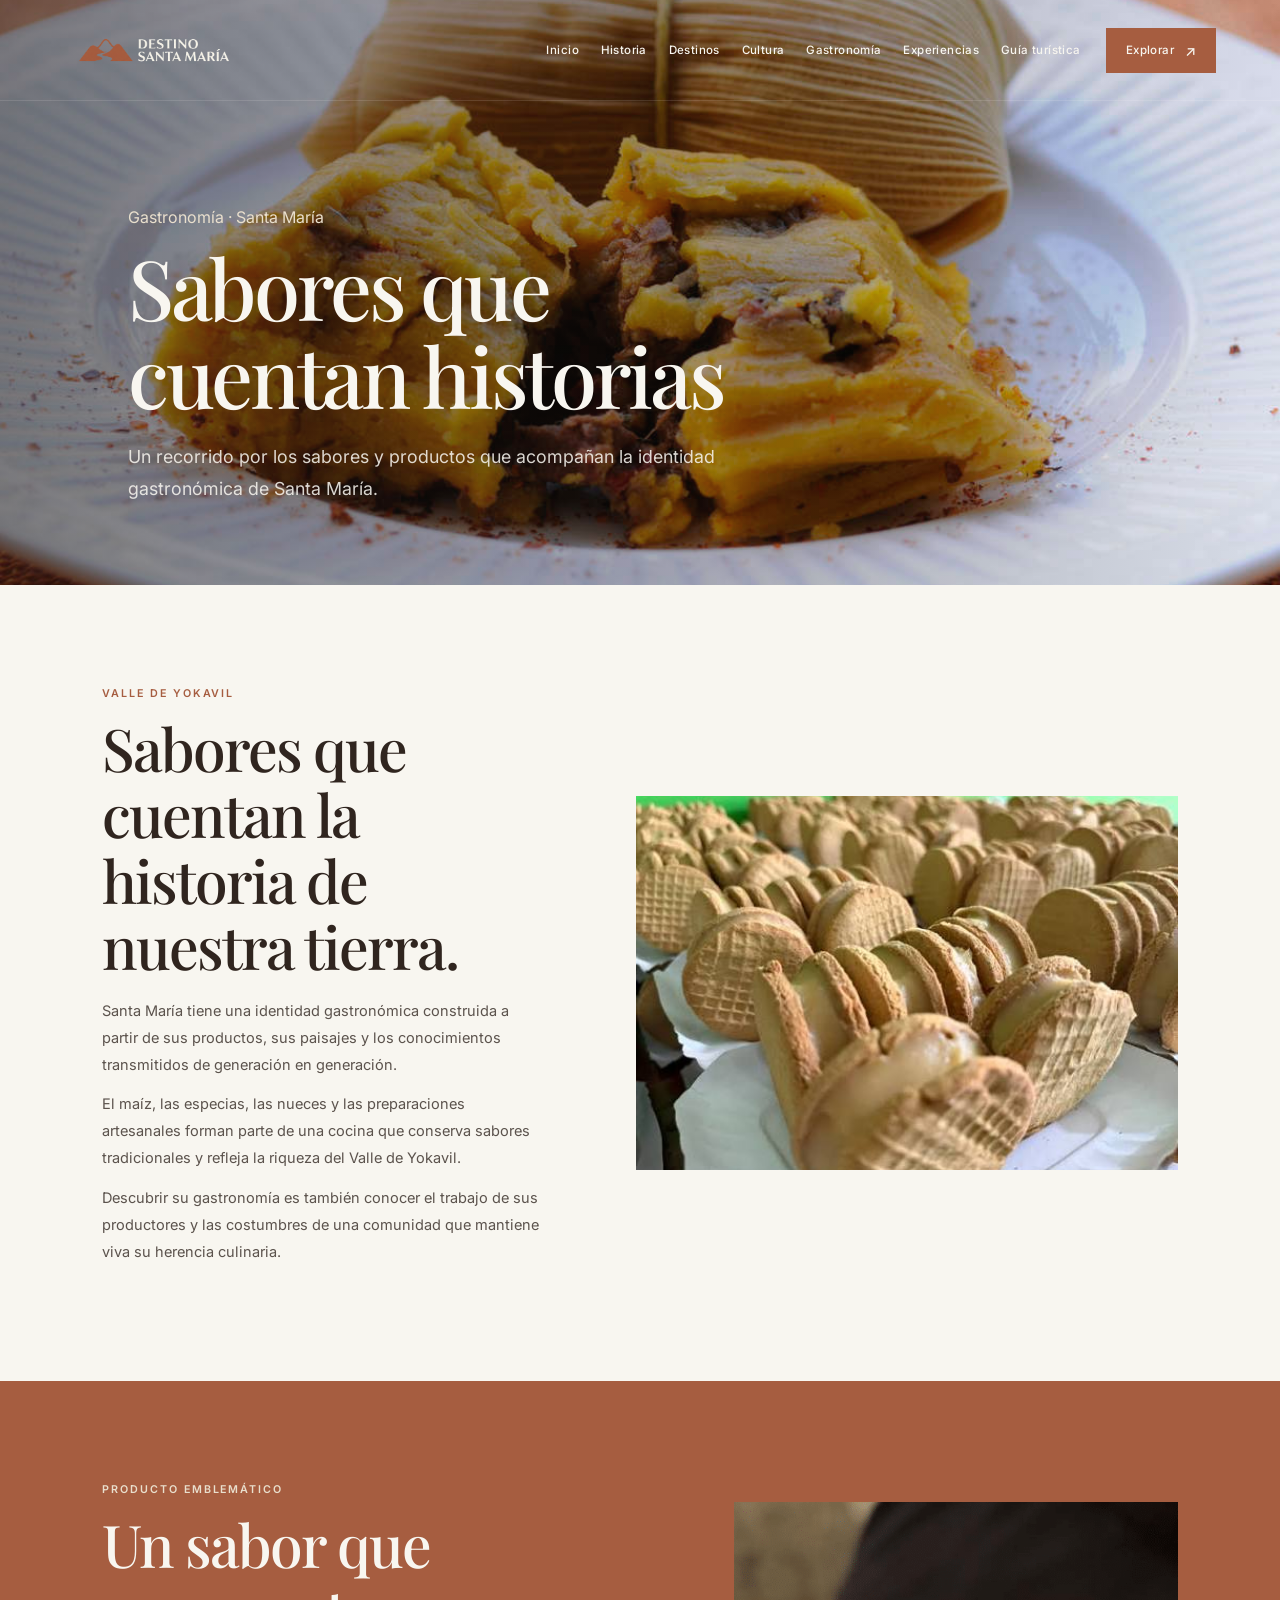
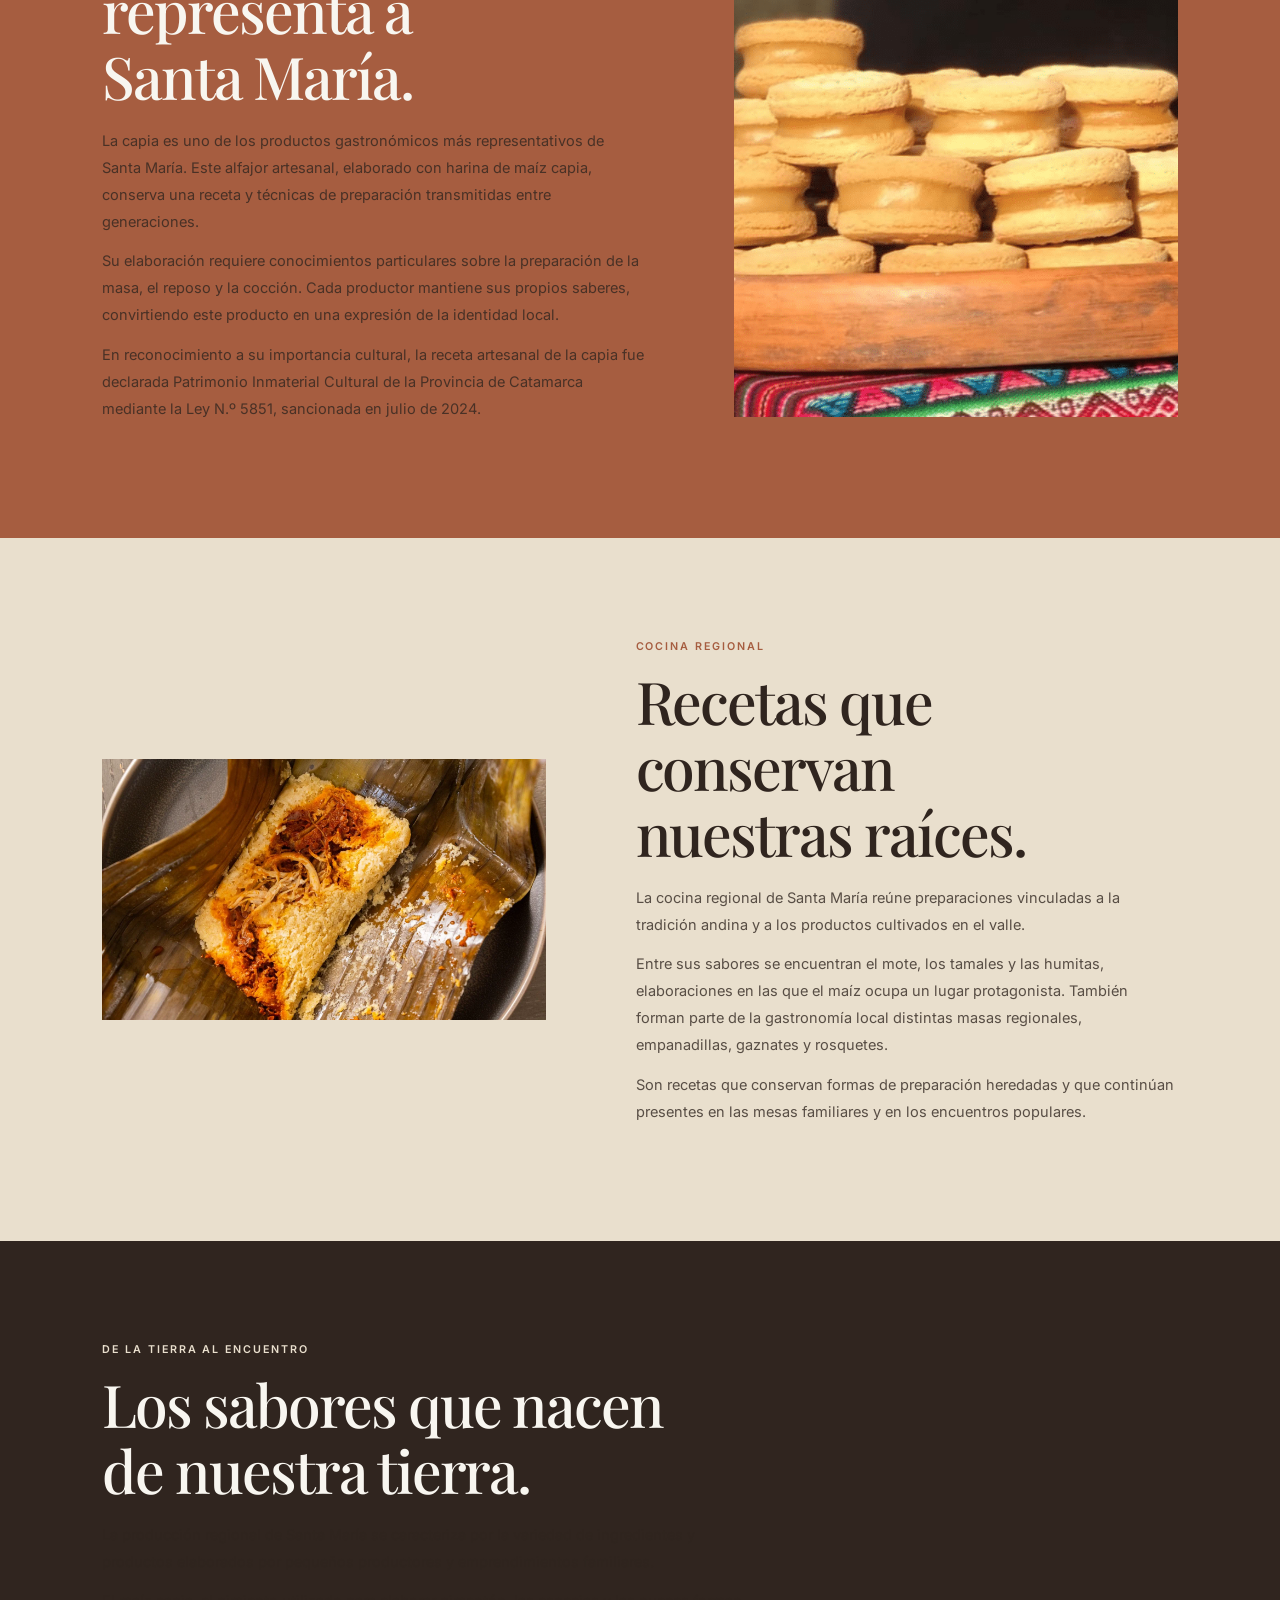
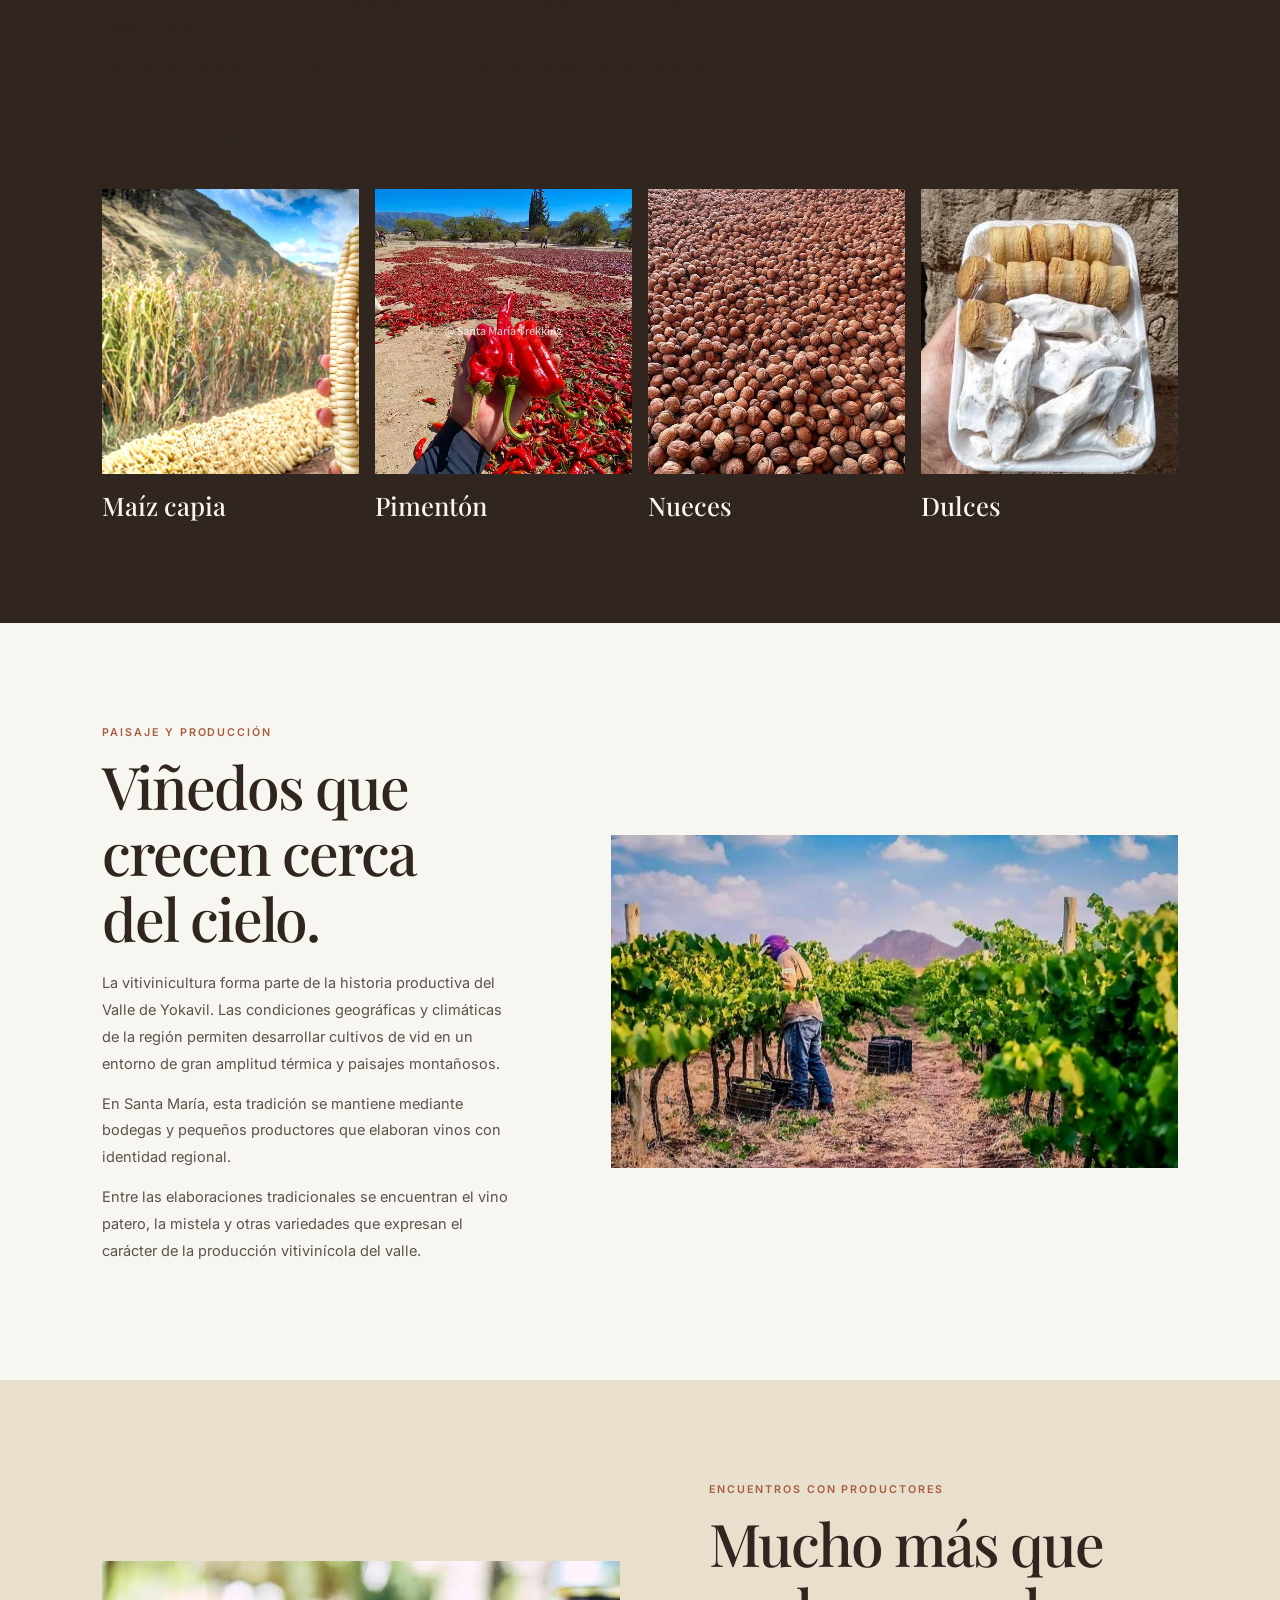
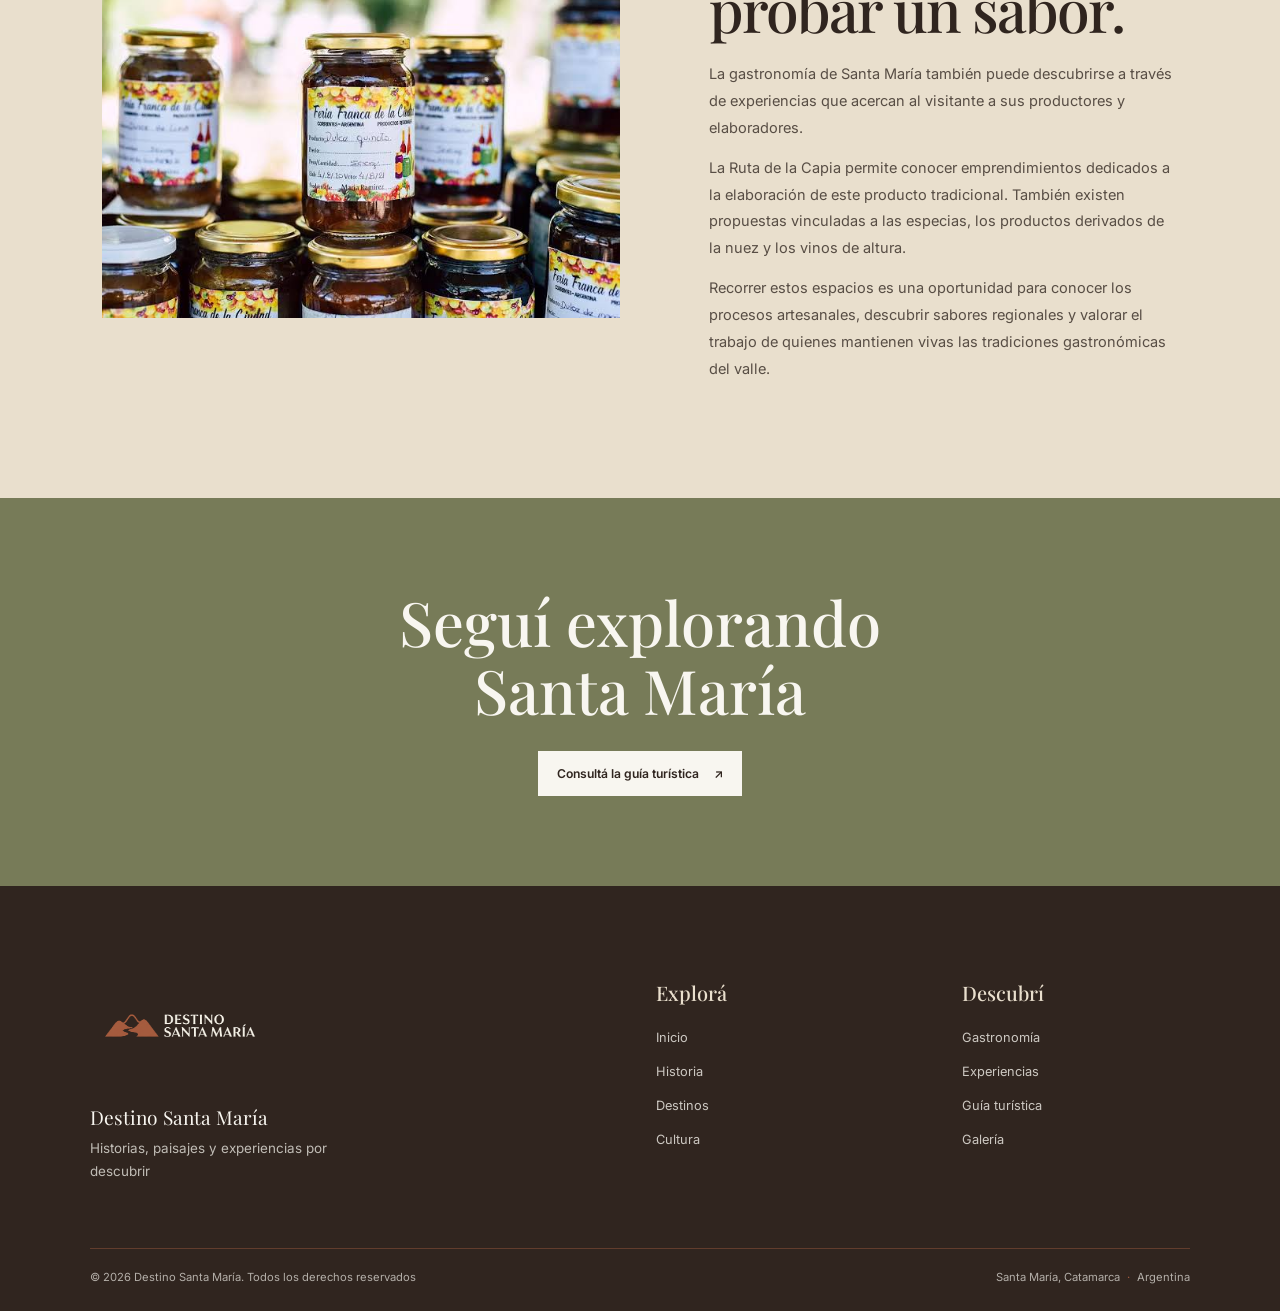
<file: pages/gastronomia.html>
<!doctype html>
<html lang="es">
<head>
  <meta charset="utf-8">
  <meta name="viewport" content="width=device-width, initial-scale=1">
  <meta name="theme-color" content="#F8F6F0">
  <title>Gastronomía | Destino Santa María</title>
  <link rel="preconnect" href="https://fonts.googleapis.com">
  <link rel="preconnect" href="https://fonts.gstatic.com" crossorigin>
  <link href="https://fonts.googleapis.com/css2?family=Inter:wght@400;500;600&family=Playfair+Display:wght@500;600&display=swap" rel="stylesheet">
  <link rel="stylesheet" href="../css/styles.css">
  <script src="../js/main.js" defer></script>
  <style>
    .food-page { overflow-x:clip; }
    .food-hero { display:flex; align-items:flex-end; min-height:min(65vh, 650px); min-height:min(65svh, 650px); padding:9rem clamp(1.5rem, 10vw, 9rem) 5rem; color:var(--paper); background:linear-gradient(90deg, rgb(25 20 17 / 55%), rgb(25 20 17 / 18%) 72%, rgb(25 20 17 / 5%)), url("../assets/img/gastronomia/hero-gastronomia.jpg"); background-position:center; background-size:cover; }
    .food-hero__content { width:min(100%, 850px); }
    .food-eyebrow, .food-kicker { margin:0 0 .9rem; color:var(--terracotta); font-size:.67rem; font-weight:600; letter-spacing:.18em; text-transform:uppercase; }
    .food-hero__eyebrow { color:var(--sand); }
    .food-hero__title { margin:0; font:500 clamp(3rem, 6.5vw, 5.8rem)/1.06 "Playfair Display", Georgia, serif; letter-spacing:-.04em; text-wrap:balance; }
    .food-hero__subtitle { max-width:650px; margin:1.35rem 0 0; color:rgb(248 246 240 / 86%); font-size:clamp(1rem, 1.5vw, 1.12rem); line-height:1.8; }
    .food-section { padding:clamp(4.5rem, 8vw, 7rem) clamp(1.4rem, 8vw, 7rem); }
    .food-section__inner { width:min(100%, 1280px); margin-inline:auto; }
    .food-title { max-width:780px; margin:0; color:var(--ink); font:500 clamp(2.4rem, 4.6vw, 4.2rem)/1.12 "Playfair Display", Georgia, serif; letter-spacing:-.035em; text-wrap:balance; }
    .food-copy { max-width:650px; margin:1.2rem 0 0; color:rgb(48 37 31 / 78%); font-size:.91rem; line-height:1.85; }
    .food-copy p { margin:0 0 .8rem; }
    .food-photo { min-width:0; min-height:0; margin:0; overflow:hidden; background:linear-gradient(145deg, rgb(48 37 31 / 3%), rgb(48 37 31 / 11%)), var(--sand); }
    .food-photo--wide { aspect-ratio:1.45 / 1; }
    .food-photo--landscape { aspect-ratio:1.7 / 1; }
    .food-photo--portrait { aspect-ratio:.86 / 1; }
    .food-photo img { display:block; width:100%; height:100%; min-height:inherit; object-fit:cover; }
    .food-intro { background:var(--paper); }
    .food-intro__layout { display:grid; grid-template-columns:minmax(0, .9fr) minmax(0, 1.1fr); align-items:center; gap:clamp(2rem, 7vw, 7rem); }
    .food-capia { color:var(--paper); background:var(--terracotta); }
    .food-capia .food-title { color:var(--paper); }
    .food-capia .food-kicker { color:var(--sand); }
    .food-capia__layout { display:grid; grid-template-columns:minmax(0, 1.1fr) minmax(0, .9fr); align-items:center; gap:clamp(2rem, 7vw, 7rem); }
    .food-traditional { background:var(--sand); }
    .food-traditional__layout { display:grid; grid-template-columns:minmax(0, .9fr) minmax(0, 1.1fr); align-items:center; gap:clamp(2rem, 7vw, 7rem); }
    .food-products { color:var(--paper); background:var(--ink); }
    .food-products .food-title { color:var(--paper); }
    .food-products .food-kicker { color:var(--sand); }
    .food-products__grid { display:grid; grid-template-columns:repeat(4, minmax(0, 1fr)); gap:1rem; margin-top:2.5rem; }
    .food-product { min-width:0; }
    .food-product__visual { aspect-ratio:.9 / 1; }
    .food-product__name { display:block; margin-top:1rem; color:var(--paper); font:500 clamp(1.2rem, 2vw, 1.65rem)/1.2 "Playfair Display", Georgia, serif; }
    .food-wine { background:var(--paper); }
    .food-wine__layout { display:grid; grid-template-columns:minmax(0, .85fr) minmax(0, 1.15fr); align-items:center; gap:clamp(2rem, 7vw, 7rem); }
    .food-experiences { background:var(--sand); }
    .food-experiences__layout { display:grid; grid-template-columns:minmax(0, 1.05fr) minmax(0, .95fr); align-items:center; gap:clamp(2rem, 7vw, 7rem); }
    .food-close { padding:clamp(4rem, 7vw, 6rem) 1.5rem; color:var(--paper); background:var(--olive); text-align:center; }
    .food-close__inner { width:min(100%, 760px); margin-inline:auto; }
    .food-close__title { margin:0; font:500 clamp(2.3rem, 4.8vw, 4rem)/1.12 "Playfair Display", Georgia, serif; text-wrap:balance; }
    .food-close__link { display:inline-flex; align-items:center; gap:.9rem; margin-top:1.6rem; padding:.95rem 1.2rem; color:var(--ink); background:var(--paper); font-size:.76rem; font-weight:600; text-decoration:none; transition:gap 180ms ease, background-color 180ms ease; }
    .food-close__link:hover { gap:1.2rem; background:var(--sand); }
    @media (max-width: 820px) {
      .food-products__grid { grid-template-columns:repeat(2, minmax(0, 1fr)); gap:1.5rem; }
      .food-intro__layout, .food-capia__layout, .food-traditional__layout, .food-wine__layout, .food-experiences__layout { gap:2rem; }
    }
    @media (max-width: 1000px) {
      .food-intro__layout, .food-capia__layout, .food-traditional__layout, .food-wine__layout, .food-experiences__layout { grid-template-columns:1fr; }
      .food-photo--portrait { aspect-ratio:1.4 / 1; }
    }
    @media (max-width: 640px) {
      .food-hero { min-height:58svh; padding:8rem 1.4rem 4rem; }
      .food-hero__title { font-size:clamp(2.8rem, 12vw, 4.2rem); }
      .food-section { padding:4.5rem 1.4rem; }
      .food-intro__layout, .food-capia__layout, .food-traditional__layout, .food-wine__layout, .food-experiences__layout { grid-template-columns:1fr; }
      .food-photo { min-height:0; }
      .food-photo--wide, .food-photo--landscape { aspect-ratio:1.2 / 1; }
      .food-photo--portrait { aspect-ratio:1 / 1; }
      .food-products__grid { gap:1rem; }
      .food-product__visual { aspect-ratio:.82 / 1; }
    }
  </style>
</head>
<body class="food-page">
  <header class="site-header" data-site-header>
    <a class="site-header__brand" href="../index.html" aria-label="Destino Santa María, inicio"><img src="../assets/logo/logo-destino-horizontal-claro.png" alt="Destino Santa María"></a>
    <button class="site-header__toggle" type="button" aria-label="Abrir menú" aria-expanded="false" aria-controls="site-navigation" data-menu-toggle><span></span><span></span><span></span></button>
    <nav class="site-header__nav" id="site-navigation" aria-label="Navegación principal" data-site-navigation>
      <a href="../index.html">Inicio</a><a href="historia.html">Historia</a><a href="destinos.html">Destinos</a><a href="cultura.html">Cultura</a><a href="gastronomia.html" aria-current="page">Gastronomía</a><a href="experiencias.html">Experiencias</a><a href="guia-turistica.html">Guía turística</a><a class="site-header__cta" href="destinos.html">Explorar <span aria-hidden="true">↗</span></a>
    </nav>
  </header>

  <main>
    <section class="food-hero" aria-labelledby="food-hero-title">
      <div class="food-hero__content">
        <p class="food-hero__eyebrow">Gastronomía · Santa María</p>
        <h1 class="food-hero__title" id="food-hero-title">Sabores que cuentan historias</h1>
        <p class="food-hero__subtitle">Un recorrido por los sabores y productos que acompañan la identidad gastronómica de Santa María.</p>
      </div>
    </section>

    <section class="food-section food-intro" aria-labelledby="food-intro-title">
      <div class="food-section__inner food-intro__layout">
        <div>
          <p class="food-kicker">Valle de Yokavil</p>
          <h2 class="food-title" id="food-intro-title">Sabores que cuentan la historia de nuestra tierra.</h2>
          <div class="food-copy">
            <p>Santa María tiene una identidad gastronómica construida a partir de sus productos, sus paisajes y los conocimientos transmitidos de generación en generación.</p>
            <p>El maíz, las especias, las nueces y las preparaciones artesanales forman parte de una cocina que conserva sabores tradicionales y refleja la riqueza del Valle de Yokavil.</p>
            <p>Descubrir su gastronomía es también conocer el trabajo de sus productores y las costumbres de una comunidad que mantiene viva su herencia culinaria.</p>
          </div>
        </div>
        <figure class="food-photo food-photo--wide"><img src="../assets/img/gastronomia/identidad-gastronomica.jpg" alt="Identidad gastronómica del Valle de Yokavil" loading="lazy"></figure>
      </div>
    </section>

    <section class="food-section food-capia" aria-labelledby="food-capia-title">
      <div class="food-section__inner food-capia__layout">
        <div>
          <p class="food-kicker">Producto emblemático</p>
          <h2 class="food-title" id="food-capia-title">Un sabor que representa a Santa María.</h2>
          <div class="food-copy">
            <p>La capia es uno de los productos gastronómicos más representativos de Santa María. Este alfajor artesanal, elaborado con harina de maíz capia, conserva una receta y técnicas de preparación transmitidas entre generaciones.</p>
            <p>Su elaboración requiere conocimientos particulares sobre la preparación de la masa, el reposo y la cocción. Cada productor mantiene sus propios saberes, convirtiendo este producto en una expresión de la identidad local.</p>
            <p>En reconocimiento a su importancia cultural, la receta artesanal de la capia fue declarada Patrimonio Inmaterial Cultural de la Provincia de Catamarca mediante la Ley N.º 5851, sancionada en julio de 2024.</p>
          </div>
        </div>
        <figure class="food-photo food-photo--portrait"><img src="../assets/img/gastronomia/capia.jpg" alt="Capia, producto emblemático de Santa María" loading="lazy"></figure>
      </div>
    </section>

    <section class="food-section food-traditional" aria-labelledby="food-traditional-title">
      <div class="food-section__inner food-traditional__layout">
        <figure class="food-photo food-photo--landscape"><img src="../assets/img/gastronomia/sabores-tradicionales.jpg" alt="Sabores tradicionales de Santa María" loading="lazy"></figure>
        <div>
          <p class="food-kicker">Cocina regional</p>
          <h2 class="food-title" id="food-traditional-title">Recetas que conservan nuestras raíces.</h2>
          <div class="food-copy">
            <p>La cocina regional de Santa María reúne preparaciones vinculadas a la tradición andina y a los productos cultivados en el valle.</p>
            <p>Entre sus sabores se encuentran el mote, los tamales y las humitas, elaboraciones en las que el maíz ocupa un lugar protagonista. También forman parte de la gastronomía local distintas masas regionales, empanadillas, gaznates y rosquetes.</p>
            <p>Son recetas que conservan formas de preparación heredadas y que continúan presentes en las mesas familiares y en los encuentros populares.</p>
          </div>
        </div>
      </div>
    </section>

    <section class="food-section food-products" aria-labelledby="food-products-title">
      <div class="food-section__inner">
        <p class="food-kicker">De la tierra al encuentro</p>
        <h2 class="food-title" id="food-products-title">Los sabores que nacen de nuestra tierra.</h2>
        <div class="food-copy">
          <p>La producción regional de Santa María se caracteriza por la variedad de ingredientes y productos elaborados por pequeños productores y emprendimientos familiares.</p>
          <p>El maíz capia, el pimiento utilizado para elaborar pimentón, las especias y las nueces forman parte de esta riqueza productiva.</p>
          <p>También se destacan los derivados de la nuez, como harinas, aceites, cremas y alfajores, junto con dulces y otras elaboraciones artesanales.</p>
          <p>Cada producto refleja el trabajo local y el aprovechamiento de los recursos del territorio.</p>
        </div>
        <div class="food-products__grid">
          <article class="food-product"><figure class="food-photo food-product__visual"><img src="../assets/img/gastronomia/maiz-capia.jpg" alt="Maíz capia" loading="lazy"></figure><span class="food-product__name">Maíz capia</span></article>
          <article class="food-product"><figure class="food-photo food-product__visual"><img src="../assets/img/gastronomia/pimenton.jpg" alt="Pimientos" loading="lazy"></figure><span class="food-product__name">Pimentón</span></article>
          <article class="food-product"><figure class="food-photo food-product__visual"><img src="../assets/img/gastronomia/nueces.jpg" alt="Nueces" loading="lazy"></figure><span class="food-product__name">Nueces</span></article>
          <article class="food-product"><figure class="food-photo food-product__visual"><img src="../assets/img/gastronomia/dulces-regionales.jpg" alt="Dulces regionales" loading="lazy"></figure><span class="food-product__name">Dulces</span></article>
        </div>
      </div>
    </section>

    <section class="food-section food-wine" aria-labelledby="food-wine-title">
      <div class="food-section__inner food-wine__layout">
        <div>
          <p class="food-kicker">Paisaje y producción</p>
          <h2 class="food-title" id="food-wine-title">Viñedos que crecen cerca del cielo.</h2>
          <div class="food-copy">
            <p>La vitivinicultura forma parte de la historia productiva del Valle de Yokavil. Las condiciones geográficas y climáticas de la región permiten desarrollar cultivos de vid en un entorno de gran amplitud térmica y paisajes montañosos.</p>
            <p>En Santa María, esta tradición se mantiene mediante bodegas y pequeños productores que elaboran vinos con identidad regional.</p>
            <p>Entre las elaboraciones tradicionales se encuentran el vino patero, la mistela y otras variedades que expresan el carácter de la producción vitivinícola del valle.</p>
          </div>
        </div>
        <figure class="food-photo food-photo--landscape"><img src="../assets/img/gastronomia/vinos-altura.jpg" alt="Vinos de altura de Santa María" loading="lazy"></figure>
      </div>
    </section>

    <section class="food-section food-experiences" aria-labelledby="food-experiences-title">
      <div class="food-section__inner food-experiences__layout">
        <figure class="food-photo food-photo--wide"><img src="../assets/img/gastronomia/experiencias-gastronomicas.jpg" alt="Experiencias gastronómicas en Santa María" loading="lazy"></figure>
        <div>
          <p class="food-kicker">Encuentros con productores</p>
          <h2 class="food-title" id="food-experiences-title">Mucho más que probar un sabor.</h2>
          <div class="food-copy">
            <p>La gastronomía de Santa María también puede descubrirse a través de experiencias que acercan al visitante a sus productores y elaboradores.</p>
            <p>La Ruta de la Capia permite conocer emprendimientos dedicados a la elaboración de este producto tradicional. También existen propuestas vinculadas a las especias, los productos derivados de la nuez y los vinos de altura.</p>
            <p>Recorrer estos espacios es una oportunidad para conocer los procesos artesanales, descubrir sabores regionales y valorar el trabajo de quienes mantienen vivas las tradiciones gastronómicas del valle.</p>
          </div>
        </div>
      </div>
    </section>

    <section class="food-close" aria-labelledby="food-close-title">
      <div class="food-close__inner">
        <h2 class="food-close__title" id="food-close-title">Seguí explorando Santa María</h2>
        <a class="food-close__link" href="guia-turistica.html">Consultá la guía turística <span aria-hidden="true">↗</span></a>
      </div>
    </section>
  </main>

  <footer class="site-footer">
    <div class="site-footer__inner">
      <div class="site-footer__main">
        <div class="site-footer__identity">
          <a class="site-footer__brand" href="../index.html" aria-label="Destino Santa María, inicio"><img src="../assets/logo/logo-destino-horizontal-claro.png" alt="Destino Santa María"></a>
          <p class="site-footer__name">Destino Santa María</p>
          <p class="site-footer__tagline">Historias, paisajes y experiencias por descubrir</p>
        </div>
        <nav class="site-footer__navigation" aria-label="Explorá">
          <h2 class="site-footer__heading">Explorá</h2>
          <ul><li><a href="../index.html">Inicio</a></li><li><a href="historia.html">Historia</a></li><li><a href="destinos.html">Destinos</a></li><li><a href="cultura.html">Cultura</a></li></ul>
        </nav>
        <nav class="site-footer__navigation" aria-label="Descubrí">
          <h2 class="site-footer__heading">Descubrí</h2>
          <ul><li><a href="gastronomia.html" aria-current="page">Gastronomía</a></li><li><a href="experiencias.html">Experiencias</a></li><li><a href="guia-turistica.html">Guía turística</a></li><li><a href="galeria.html">Galería</a></li></ul>
        </nav>
      </div>
      <div class="site-footer__bottom"><p>© 2026 Destino Santa María. Todos los derechos reservados</p><p>Santa María, Catamarca <span aria-hidden="true">·</span> Argentina</p></div>
    </div>
  </footer>
</body>
</html>
</file>
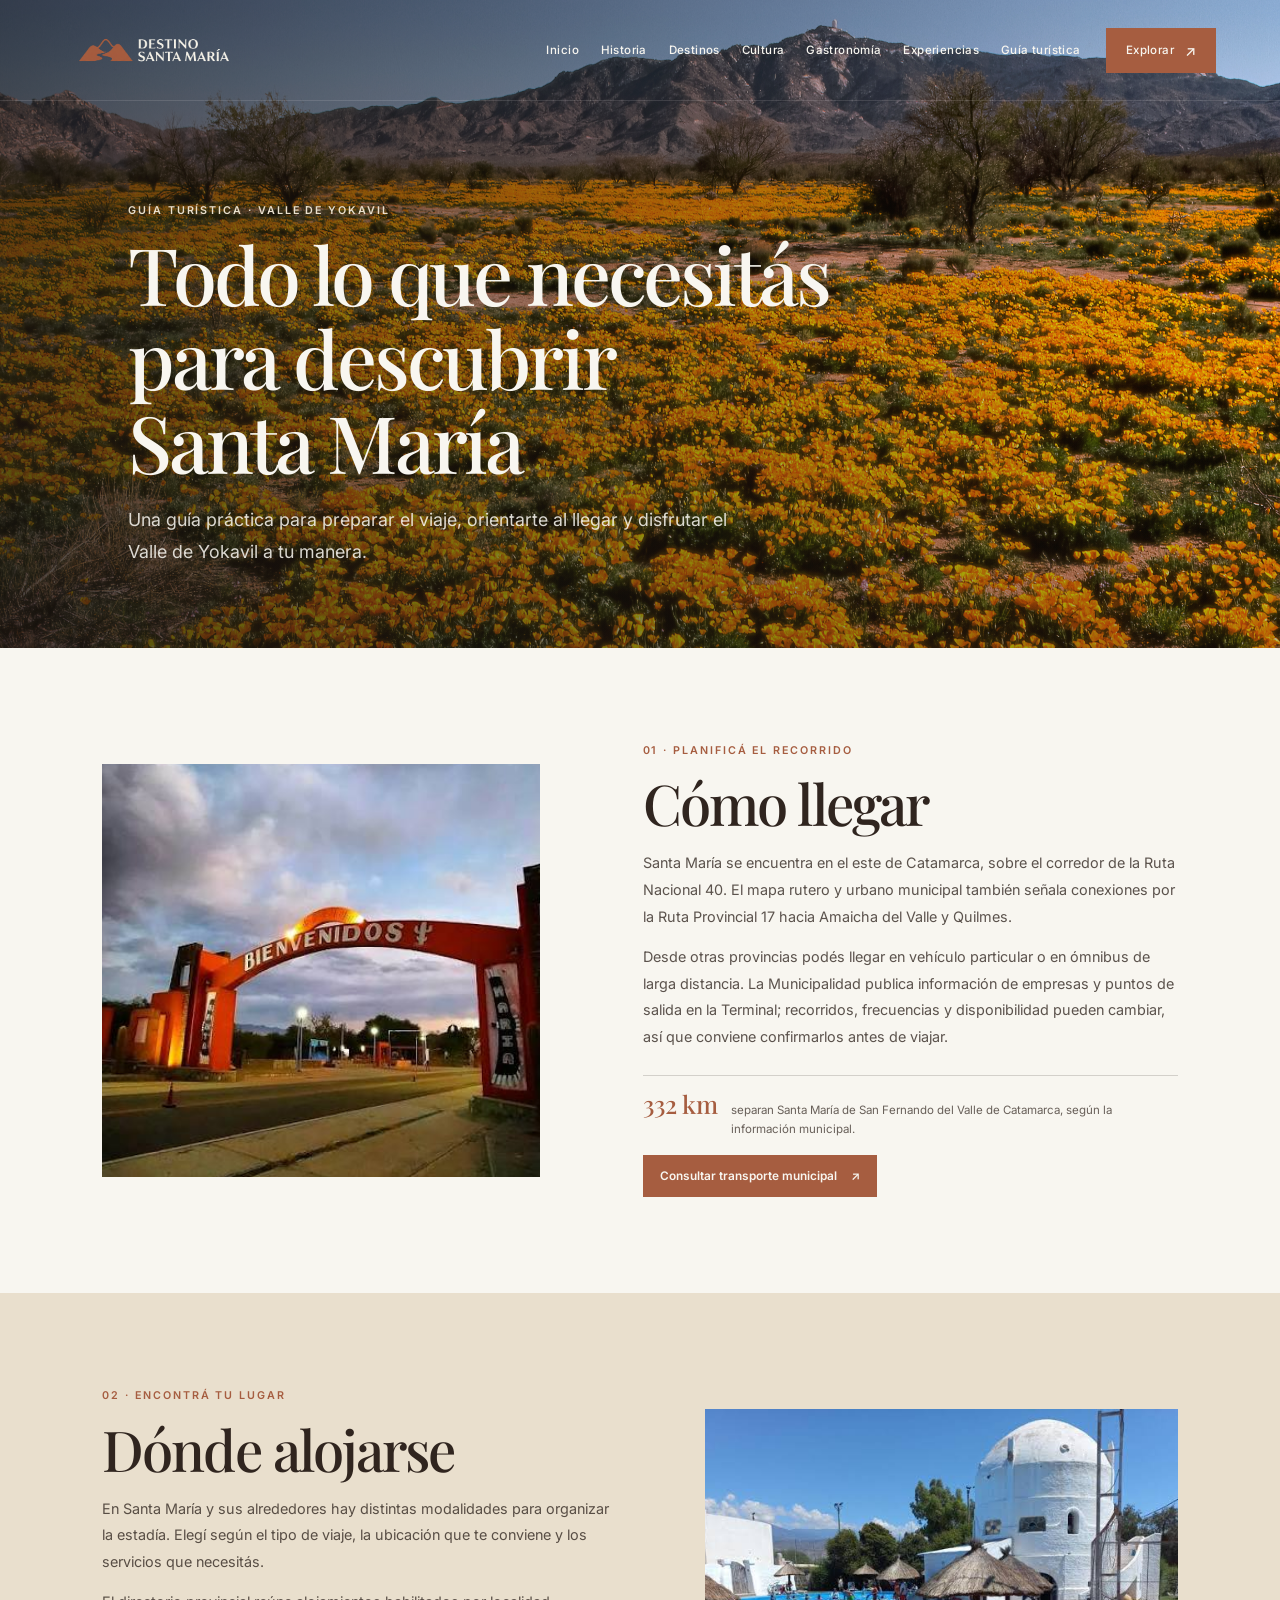
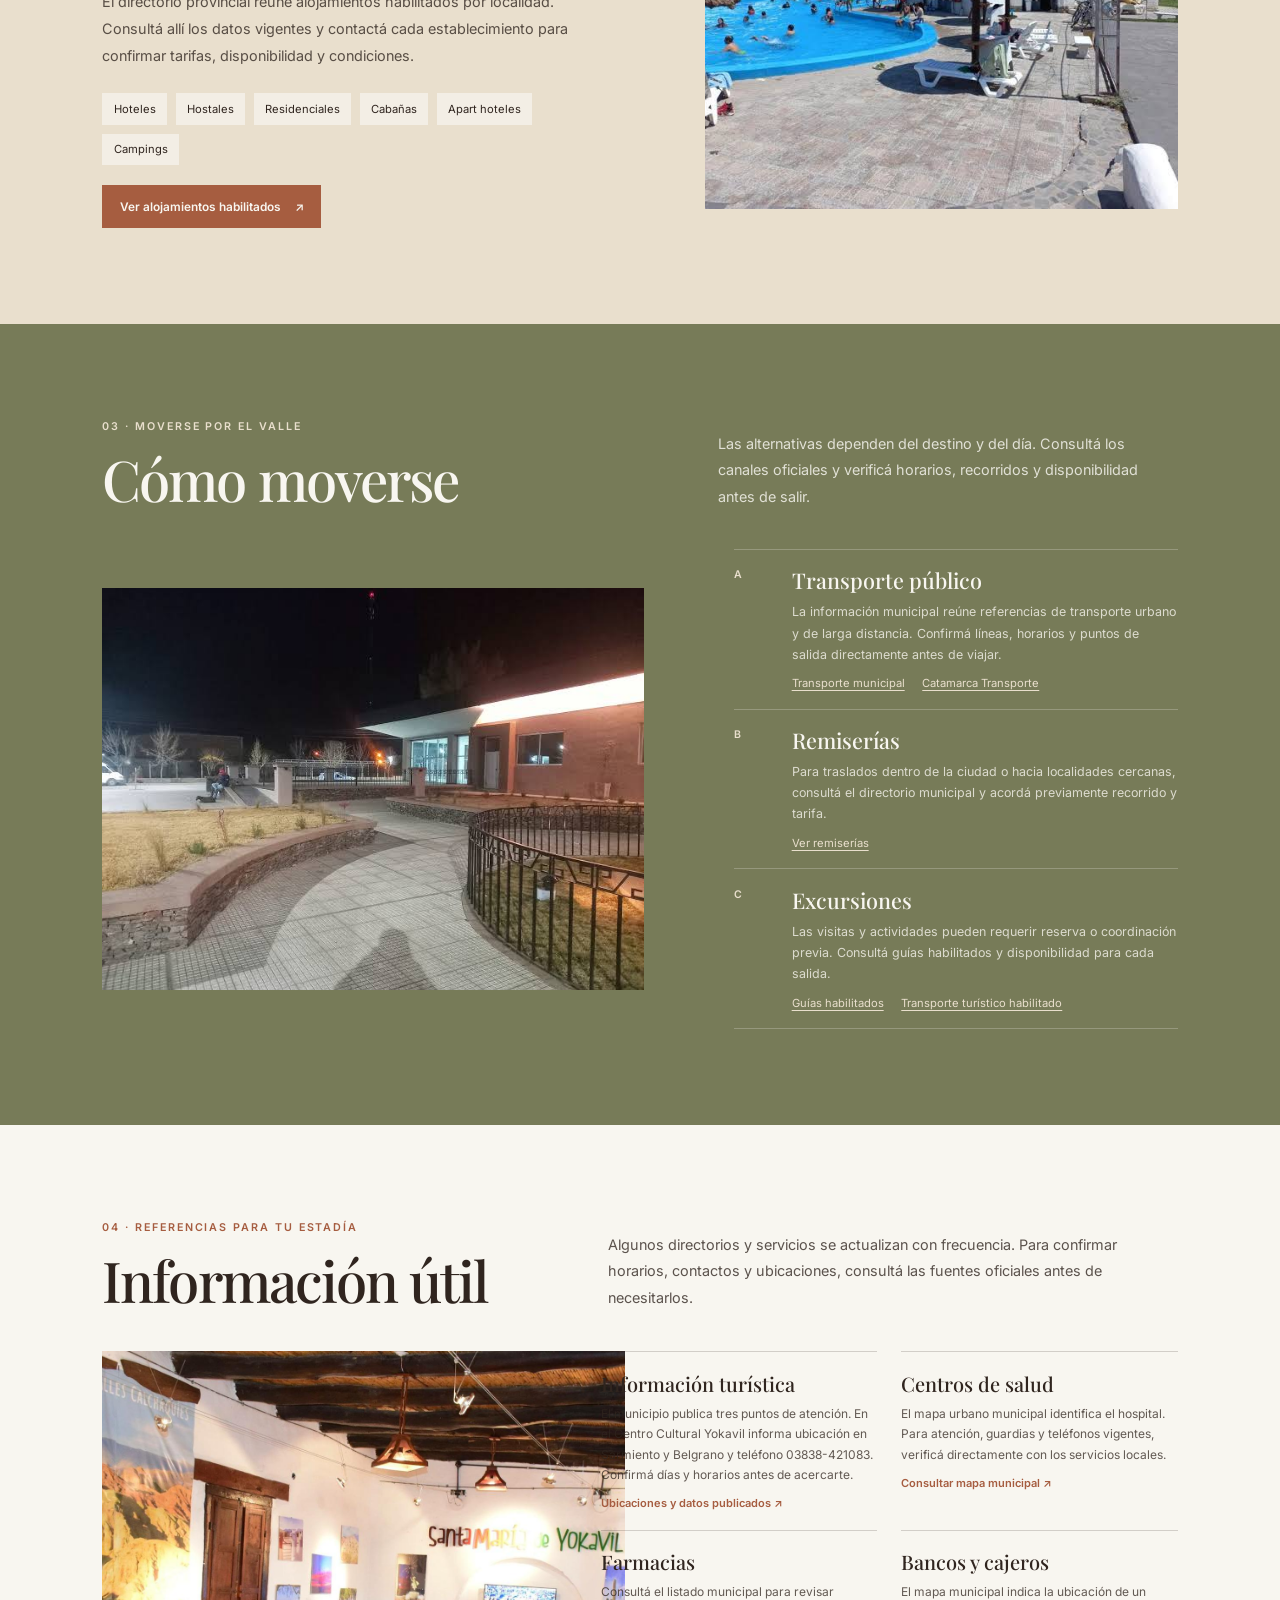
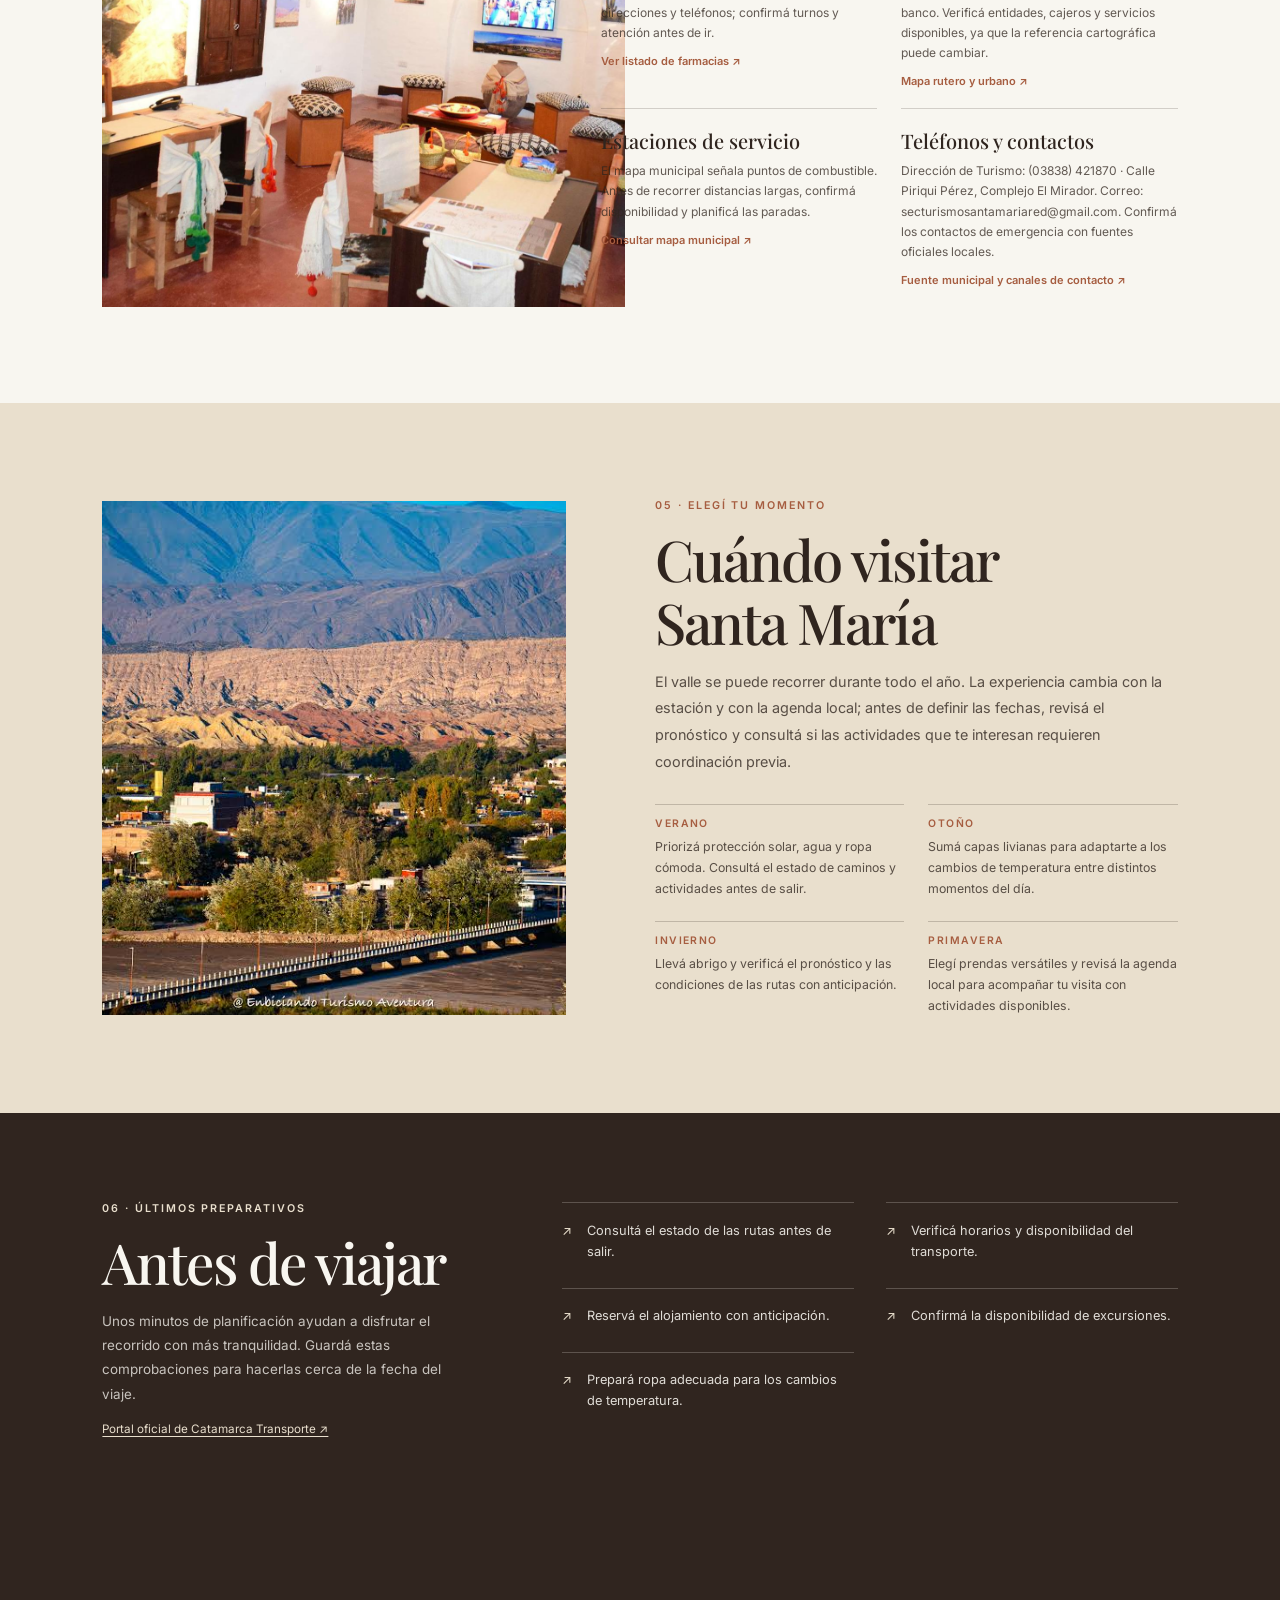
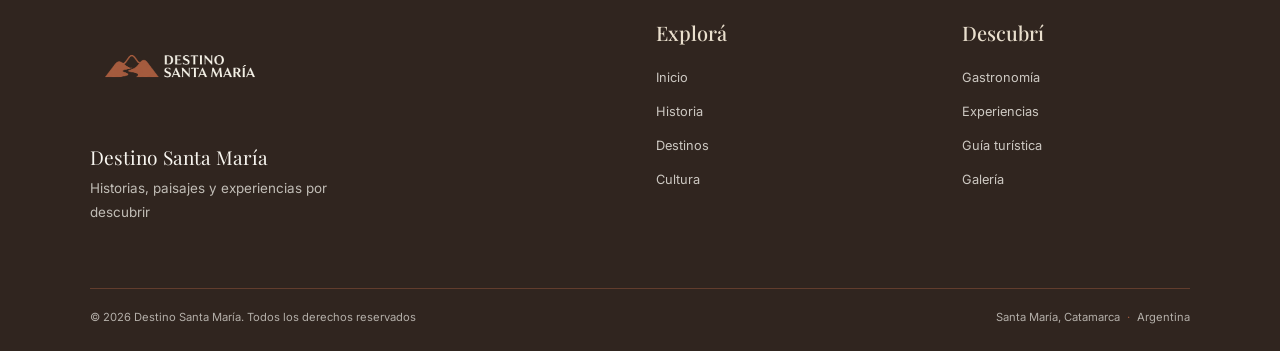
<file: pages/guia-turistica.html>
<!doctype html>
<html lang="es">
<head>
  <meta charset="utf-8">
  <meta name="viewport" content="width=device-width, initial-scale=1">
  <meta name="theme-color" content="#F8F6F0">
  <meta name="description" content="Información práctica para organizar tu visita a Santa María y recorrer el Valle de Yokavil, Catamarca.">
  <title>Guía turística | Destino Santa María</title>
  <link rel="preconnect" href="https://fonts.googleapis.com">
  <link rel="preconnect" href="https://fonts.gstatic.com" crossorigin>
  <link href="https://fonts.googleapis.com/css2?family=Inter:wght@400;500;600&family=Playfair+Display:wght@500;600&display=swap" rel="stylesheet">
  <link rel="stylesheet" href="../css/styles.css">
  <script src="../js/main.js" defer></script>
  <style>
    .guide-page { overflow-x:clip; }
    .guide-hero { position:relative; isolation:isolate; display:flex; align-items:flex-end; min-height:min(72svh, 700px); overflow:hidden; padding:calc(var(--header-height) + 4rem) clamp(1.4rem, 10vw, 9rem) 5rem; color:var(--paper); background:var(--ink); }
    .guide-hero::after { position:absolute; z-index:0; inset:0; background:linear-gradient(90deg, rgb(25 20 17 / 67%), rgb(25 20 17 / 25%) 72%, rgb(25 20 17 / 7%)), linear-gradient(0deg, rgb(25 20 17 / 26%), transparent 52%); content:""; }
    .guide-hero__photo { position:absolute; z-index:-1; inset:0; width:100%; height:100%; margin:0; overflow:hidden; background:var(--ink); }
    .guide-hero__photo img { display:block; width:100%; height:100%; object-fit:cover; object-position:center; }
    .guide-hero__content { position:relative; z-index:1; width:min(100%, 850px); }
    .guide-hero__eyebrow, .guide-kicker { margin:0 0 .9rem; color:var(--terracotta); font-size:.67rem; font-weight:600; letter-spacing:.18em; text-transform:uppercase; }
    .guide-hero__eyebrow { color:var(--sand); }
    .guide-hero__title { max-width:850px; margin:0; font:500 clamp(3rem, 6.2vw, 5.5rem)/1.06 "Playfair Display", Georgia, serif; letter-spacing:-.04em; text-wrap:balance; }
    .guide-hero__intro { max-width:610px; margin:1.25rem 0 0; color:rgb(248 246 240 / 86%); font-size:clamp(1rem, 1.5vw, 1.12rem); line-height:1.8; }
    .guide-section { padding:clamp(4.4rem, 7.5vw, 6.5rem) clamp(1.4rem, 8vw, 7rem); }
    .guide-section__inner { width:min(100%, 1280px); margin-inline:auto; }
    .guide-title { max-width:760px; margin:0; color:var(--ink); font:500 clamp(2.35rem, 4.4vw, 4rem)/1.12 "Playfair Display", Georgia, serif; letter-spacing:-.035em; text-wrap:balance; }
    .guide-copy { max-width:650px; margin:1rem 0 0; color:rgb(48 37 31 / 78%); font-size:.9rem; line-height:1.85; }
    .guide-copy p { margin:0 0 .85rem; }
    .guide-photo { min-width:0; margin:0; overflow:hidden; background:var(--sand); }
    .guide-photo img { display:block; width:100%; height:100%; object-fit:cover; object-position:center; }
    .guide-button { display:inline-flex; align-items:center; gap:.85rem; margin-top:1rem; padding:.9rem 1.1rem; color:var(--paper); background:var(--terracotta); font-size:.74rem; font-weight:600; text-decoration:none; transition:background-color 180ms ease, transform 180ms ease; }
    .guide-button:hover { background:var(--olive); transform:translateY(-2px); }
    .guide-arrow { color:var(--terracotta); font-size:.8rem; text-decoration:none; }
    .guide-arrow:hover { text-decoration:underline; }
    .guide-arrival { background:var(--paper); }
    .guide-arrival__layout { display:grid; grid-template-columns:minmax(0, .9fr) minmax(0, 1.1fr); align-items:center; gap:clamp(2.5rem, 8vw, 7.5rem); }
    .guide-arrival__photo { aspect-ratio:1.06 / 1; }
    .guide-fact { display:flex; align-items:baseline; gap:.85rem; margin-top:1.5rem; padding-top:1rem; border-top:1px solid rgb(48 37 31 / 18%); }
    .guide-fact__number { color:var(--terracotta); font:500 1.55rem/1 "Playfair Display", Georgia, serif; white-space:nowrap; }
    .guide-fact__label { color:rgb(48 37 31 / 72%); font-size:.72rem; line-height:1.65; }
    .guide-stays { background:var(--sand); }
    .guide-stays__layout { display:grid; grid-template-columns:minmax(0, 1fr) minmax(0, .92fr); align-items:center; gap:clamp(2rem, 7vw, 6.5rem); }
    .guide-stays__photo { aspect-ratio:1.18 / 1; }
    .guide-options { display:flex; flex-wrap:wrap; gap:.55rem; margin:1.5rem 0 .25rem; padding:0; list-style:none; }
    .guide-options li { padding:.55rem .7rem; color:var(--ink); background:rgb(248 246 240 / 68%); font-size:.7rem; }
    .guide-mobility { color:var(--paper); background:var(--olive); }
    .guide-mobility .guide-title { color:var(--paper); }
    .guide-mobility .guide-kicker { color:var(--sand); }
    .guide-mobility__head { display:grid; grid-template-columns:minmax(0, 1fr) minmax(260px, .8fr); align-items:end; gap:2.5rem; margin-bottom:2.4rem; }
    .guide-mobility__head .guide-copy { margin:0; color:rgb(248 246 240 / 82%); }
    .guide-mobility__layout { display:grid; grid-template-columns:minmax(0, 1.1fr) minmax(0, .9fr); align-items:center; gap:clamp(2rem, 7vw, 6.5rem); }
    .guide-mobility__photo { aspect-ratio:1.35 / 1; }
    .mobility-list { display:grid; grid-template-columns:1fr; }
    .mobility-item { display:grid; grid-template-columns:2.6rem 1fr; gap:1rem; padding:1.15rem 0; border-top:1px solid rgb(248 246 240 / 24%); }
    .mobility-item:last-child { border-bottom:1px solid rgb(248 246 240 / 24%); }
    .mobility-item__index { color:var(--sand); font-size:.66rem; font-weight:600; letter-spacing:.12em; }
    .mobility-item__title { margin:0; color:var(--paper); font:500 1.35rem/1.2 "Playfair Display", Georgia, serif; }
    .mobility-item__copy { margin:.45rem 0 0; color:rgb(248 246 240 / 78%); font-size:.78rem; line-height:1.7; }
    .mobility-item__links { display:flex; flex-wrap:wrap; gap:.7rem 1.1rem; margin-top:.7rem; }
    .mobility-item__links a { color:var(--sand); font-size:.7rem; text-decoration:underline; text-underline-offset:3px; }
    .guide-useful { background:var(--paper); }
    .guide-useful__intro { display:grid; grid-template-columns:minmax(0, .9fr) minmax(0, 1.1fr); align-items:end; gap:2.5rem; margin-bottom:2.5rem; }
    .guide-useful__intro .guide-copy { margin:0; }
    .guide-useful__layout { display:grid; grid-template-columns:minmax(0, .86fr) minmax(0, 1.14fr); align-items:stretch; gap:clamp(2rem, 5vw, 5rem); }
    .guide-useful__photo { min-height:100%; aspect-ratio:.94 / 1; }
    .guide-info-grid { display:grid; grid-template-columns:repeat(2, minmax(0, 1fr)); gap:0 1.5rem; }
    .guide-info { padding:1.15rem 0; border-top:1px solid rgb(48 37 31 / 19%); }
    .guide-info__title { margin:0; color:var(--ink); font:500 1.25rem/1.25 "Playfair Display", Georgia, serif; }
    .guide-info__copy { margin:.5rem 0 0; color:rgb(48 37 31 / 75%); font-size:.75rem; line-height:1.7; }
    .guide-info__link { display:inline-block; margin-top:.6rem; color:var(--terracotta); font-size:.69rem; font-weight:600; line-height:1.5; text-decoration:none; }
    .guide-info__link:hover { text-decoration:underline; text-underline-offset:3px; }
    .guide-seasons { background:var(--sand); }
    .guide-seasons__layout { display:grid; grid-template-columns:minmax(0, .94fr) minmax(0, 1.06fr); align-items:center; gap:clamp(2rem, 7vw, 6.5rem); }
    .guide-seasons__photo { aspect-ratio:.9 / 1; }
    .season-list { display:grid; grid-template-columns:repeat(2, minmax(0, 1fr)); gap:1.3rem 1.5rem; margin-top:1.8rem; }
    .season { padding-top:.75rem; border-top:1px solid rgb(48 37 31 / 22%); }
    .season__name { margin:0; color:var(--terracotta); font-size:.65rem; font-weight:600; letter-spacing:.14em; text-transform:uppercase; }
    .season__copy { margin:.45rem 0 0; color:rgb(48 37 31 / 78%); font-size:.77rem; line-height:1.7; }
    .guide-before { padding:clamp(4.3rem, 7vw, 6rem) clamp(1.4rem, 8vw, 7rem); color:var(--paper); background:var(--ink); }
    .guide-before__inner { display:grid; grid-template-columns:minmax(0, .75fr) minmax(0, 1.25fr); gap:clamp(2rem, 7vw, 6.5rem); width:min(100%, 1280px); margin-inline:auto; }
    .guide-before .guide-title { color:var(--paper); }
    .guide-before .guide-kicker { color:var(--sand); }
    .guide-before__copy { max-width:390px; margin:1rem 0 0; color:rgb(248 246 240 / 76%); font-size:.84rem; line-height:1.8; }
    .checklist { display:grid; grid-template-columns:repeat(2, minmax(0, 1fr)); gap:0 2rem; margin:0; padding:0; list-style:none; }
    .checklist li { position:relative; padding:1.05rem 0 1.05rem 1.6rem; border-top:1px solid rgb(248 246 240 / 22%); color:rgb(248 246 240 / 88%); font-size:.8rem; line-height:1.65; }
    .checklist li::before { position:absolute; left:0; color:var(--sand); content:"↗"; }
    .guide-before__source { display:inline-block; margin-top:1rem; color:var(--sand); font-size:.73rem; text-decoration:underline; text-underline-offset:3px; }
    @media (max-width: 1000px) {
      .guide-arrival__layout, .guide-stays__layout, .guide-mobility__layout, .guide-useful__layout, .guide-seasons__layout, .guide-before__inner { grid-template-columns:1fr; gap:2.2rem; }
      .guide-arrival__photo { order:2; }
      .guide-stays__photo { max-height:440px; }
      .guide-mobility__photo { max-height:440px; }
      .guide-useful__photo { min-height:0; aspect-ratio:1.5 / 1; max-height:440px; }
      .guide-seasons__photo { max-height:440px; }
      .guide-useful__intro { grid-template-columns:1fr; gap:1rem; }
    }
    @media (max-width:640px) {
      .guide-hero { min-height:64svh; padding:calc(var(--header-height) + 3rem) 1.4rem 3.5rem; }
      .guide-hero__title { font-size:clamp(2.7rem, 11vw, 4rem); }
      .guide-section { padding:4.2rem 1.4rem; }
      .guide-mobility__head { grid-template-columns:1fr; gap:1rem; margin-bottom:1.8rem; }
      .guide-info-grid, .season-list, .checklist { grid-template-columns:1fr; }
      .guide-useful__photo { aspect-ratio:1.2 / 1; }
      .guide-before { padding:4.2rem 1.4rem; }
    }
  </style>
</head>
<body class="guide-page">
  <header class="site-header" data-site-header>
    <a class="site-header__brand" href="../index.html" aria-label="Destino Santa María, inicio"><img src="../assets/logo/logo-destino-horizontal-claro.png" alt="Destino Santa María"></a>
    <button class="site-header__toggle" type="button" aria-label="Abrir menú" aria-expanded="false" aria-controls="site-navigation" data-menu-toggle><span></span><span></span><span></span></button>
    <nav class="site-header__nav" id="site-navigation" aria-label="Navegación principal" data-site-navigation>
      <a href="../index.html">Inicio</a><a href="historia.html">Historia</a><a href="destinos.html">Destinos</a><a href="cultura.html">Cultura</a><a href="gastronomia.html">Gastronomía</a><a href="experiencias.html">Experiencias</a><a href="guia-turistica.html" aria-current="page">Guía turística</a><a class="site-header__cta" href="destinos.html">Explorar <span aria-hidden="true">↗</span></a>
    </nav>
  </header>

  <main>
    <section class="guide-hero" aria-labelledby="guide-hero-title">
      <div class="guide-hero__content">
        <p class="guide-hero__eyebrow">Guía turística · Valle de Yokavil</p>
        <h1 class="guide-hero__title" id="guide-hero-title">Todo lo que necesitás para descubrir Santa María</h1>
        <p class="guide-hero__intro">Una guía práctica para preparar el viaje, orientarte al llegar y disfrutar el Valle de Yokavil a tu manera.</p>
      </div>
      <figure class="guide-photo guide-hero__photo"><img src="../assets/img/guia-turistica/hero-guia.jpg" alt="Paisaje de Santa María, Catamarca" width="596" height="335"></figure>
    </section>

    <section class="guide-section guide-arrival" id="como-llegar" aria-labelledby="arrival-title">
      <div class="guide-section__inner guide-arrival__layout">
        <figure class="guide-photo guide-arrival__photo"><img src="../assets/img/guia-turistica/como-llegar.jpg" alt="Camino de acceso a Santa María" width="399" height="501" loading="lazy"></figure>
        <div>
          <p class="guide-kicker">01 · Planificá el recorrido</p>
          <h2 class="guide-title" id="arrival-title">Cómo llegar</h2>
          <div class="guide-copy">
            <p>Santa María se encuentra en el este de Catamarca, sobre el corredor de la Ruta Nacional 40. El mapa rutero y urbano municipal también señala conexiones por la Ruta Provincial 17 hacia Amaicha del Valle y Quilmes.</p>
            <p>Desde otras provincias podés llegar en vehículo particular o en ómnibus de larga distancia. La Municipalidad publica información de empresas y puntos de salida en la Terminal; recorridos, frecuencias y disponibilidad pueden cambiar, así que conviene confirmarlos antes de viajar.</p>
          </div>
          <div class="guide-fact"><span class="guide-fact__number">332 km</span><span class="guide-fact__label">separan Santa María de San Fernando del Valle de Catamarca, según la información municipal.</span></div>
          <a class="guide-button" href="https://municipalidadsantamaria.gob.ar/transporte/" target="_blank" rel="noopener noreferrer">Consultar transporte municipal <span aria-hidden="true">↗</span></a>
        </div>
      </div>
    </section>

    <section class="guide-section guide-stays" id="alojamiento" aria-labelledby="stays-title">
      <div class="guide-section__inner guide-stays__layout">
        <div>
          <p class="guide-kicker">02 · Encontrá tu lugar</p>
          <h2 class="guide-title" id="stays-title">Dónde alojarse</h2>
          <div class="guide-copy"><p>En Santa María y sus alrededores hay distintas modalidades para organizar la estadía. Elegí según el tipo de viaje, la ubicación que te conviene y los servicios que necesitás.</p><p>El directorio provincial reúne alojamientos habilitados por localidad. Consultá allí los datos vigentes y contactá cada establecimiento para confirmar tarifas, disponibilidad y condiciones.</p></div>
          <ul class="guide-options" aria-label="Modalidades de alojamiento"><li>Hoteles</li><li>Hostales</li><li>Residenciales</li><li>Cabañas</li><li>Apart hoteles</li><li>Campings</li></ul>
          <a class="guide-button" href="https://calidad.catamarca.gob.ar/departamento-santa-maria/" target="_blank" rel="noopener noreferrer">Ver alojamientos habilitados <span aria-hidden="true">↗</span></a>
        </div>
        <figure class="guide-photo guide-stays__photo"><img src="../assets/img/guia-turistica/alojamientos.jpg" alt="Alojamiento en el Valle de Yokavil" width="640" height="480" loading="lazy"></figure>
      </div>
    </section>

    <section class="guide-section guide-mobility" id="como-moverse" aria-labelledby="mobility-title">
      <div class="guide-section__inner">
        <div class="guide-mobility__head"><div><p class="guide-kicker">03 · Moverse por el valle</p><h2 class="guide-title" id="mobility-title">Cómo moverse</h2></div><p class="guide-copy">Las alternativas dependen del destino y del día. Consultá los canales oficiales y verificá horarios, recorridos y disponibilidad antes de salir.</p></div>
        <div class="guide-mobility__layout">
          <figure class="guide-photo guide-mobility__photo"><img src="../assets/img/guia-turistica/transporte.jpg" alt="Transporte y caminos de Santa María" width="640" height="480" loading="lazy"></figure>
          <div class="mobility-list">
            <article class="mobility-item"><span class="mobility-item__index">A</span><div><h3 class="mobility-item__title">Transporte público</h3><p class="mobility-item__copy">La información municipal reúne referencias de transporte urbano y de larga distancia. Confirmá líneas, horarios y puntos de salida directamente antes de viajar.</p><div class="mobility-item__links"><a href="https://municipalidadsantamaria.gob.ar/transporte/" target="_blank" rel="noopener noreferrer">Transporte municipal</a><a href="https://catamarcatransporte.gob.ar/" target="_blank" rel="noopener noreferrer">Catamarca Transporte</a></div></div></article>
            <article class="mobility-item"><span class="mobility-item__index">B</span><div><h3 class="mobility-item__title">Remiserías</h3><p class="mobility-item__copy">Para traslados dentro de la ciudad o hacia localidades cercanas, consultá el directorio municipal y acordá previamente recorrido y tarifa.</p><div class="mobility-item__links"><a href="https://municipalidadsantamaria.gob.ar/remiserias/" target="_blank" rel="noopener noreferrer">Ver remiserías</a></div></div></article>
            <article class="mobility-item"><span class="mobility-item__index">C</span><div><h3 class="mobility-item__title">Excursiones</h3><p class="mobility-item__copy">Las visitas y actividades pueden requerir reserva o coordinación previa. Consultá guías habilitados y disponibilidad para cada salida.</p><div class="mobility-item__links"><a href="https://municipalidadsantamaria.gob.ar/guias-turisticos/" target="_blank" rel="noopener noreferrer">Guías habilitados</a><a href="https://catamarcatransporte.gob.ar/" target="_blank" rel="noopener noreferrer">Transporte turístico habilitado</a></div></div></article>
          </div>
        </div>
      </div>
    </section>

    <section class="guide-section guide-useful" id="informacion-util" aria-labelledby="useful-title">
      <div class="guide-section__inner">
        <div class="guide-useful__intro"><div><p class="guide-kicker">04 · Referencias para tu estadía</p><h2 class="guide-title" id="useful-title">Información útil</h2></div><p class="guide-copy">Algunos directorios y servicios se actualizan con frecuencia. Para confirmar horarios, contactos y ubicaciones, consultá las fuentes oficiales antes de necesitarlos.</p></div>
        <div class="guide-useful__layout">
          <figure class="guide-photo guide-useful__photo"><img src="../assets/img/guia-turistica/informacion-turistica.jpg" alt="Punto de información para visitantes en Santa María" width="1920" height="1280" loading="lazy"></figure>
          <div class="guide-info-grid">
            <article class="guide-info"><h3 class="guide-info__title">Información turística</h3><p class="guide-info__copy">El municipio publica tres puntos de atención. En el Centro Cultural Yokavil informa ubicación en Sarmiento y Belgrano y teléfono 03838-421083. Confirmá días y horarios antes de acercarte.</p><a class="guide-info__link" href="https://municipalidadsantamaria.gob.ar/informacion-turistica/" target="_blank" rel="noopener noreferrer">Ubicaciones y datos publicados ↗</a></article>
            <article class="guide-info"><h3 class="guide-info__title">Centros de salud</h3><p class="guide-info__copy">El mapa urbano municipal identifica el hospital. Para atención, guardias y teléfonos vigentes, verificá directamente con los servicios locales.</p><a class="guide-info__link" href="https://municipalidadsantamaria.gob.ar/wp-content/uploads/2024/06/MAPA-RUTERO-Y-CIUDAD.pdf" target="_blank" rel="noopener noreferrer">Consultar mapa municipal ↗</a></article>
            <article class="guide-info"><h3 class="guide-info__title">Farmacias</h3><p class="guide-info__copy">Consultá el listado municipal para revisar direcciones y teléfonos; confirmá turnos y atención antes de ir.</p><a class="guide-info__link" href="https://municipalidadsantamaria.gob.ar/farmacias/" target="_blank" rel="noopener noreferrer">Ver listado de farmacias ↗</a></article>
            <article class="guide-info"><h3 class="guide-info__title">Bancos y cajeros</h3><p class="guide-info__copy">El mapa municipal indica la ubicación de un banco. Verificá entidades, cajeros y servicios disponibles, ya que la referencia cartográfica puede cambiar.</p><a class="guide-info__link" href="https://municipalidadsantamaria.gob.ar/ubicacion/" target="_blank" rel="noopener noreferrer">Mapa rutero y urbano ↗</a></article>
            <article class="guide-info"><h3 class="guide-info__title">Estaciones de servicio</h3><p class="guide-info__copy">El mapa municipal señala puntos de combustible. Antes de recorrer distancias largas, confirmá disponibilidad y planificá las paradas.</p><a class="guide-info__link" href="https://municipalidadsantamaria.gob.ar/ubicacion/" target="_blank" rel="noopener noreferrer">Consultar mapa municipal ↗</a></article>
            <article class="guide-info"><h3 class="guide-info__title">Teléfonos y contactos</h3><p class="guide-info__copy">Dirección de Turismo: (03838) 421870 · Calle Piriqui Pérez, Complejo El Mirador. Correo: secturismosantamariared@gmail.com. Confirmá los contactos de emergencia con fuentes oficiales locales.</p><a class="guide-info__link" href="https://municipalidadsantamaria.gob.ar/dir-de-turismo/" target="_blank" rel="noopener noreferrer">Fuente municipal y canales de contacto ↗</a></article>
          </div>
        </div>
      </div>
    </section>

    <section class="guide-section guide-seasons" id="cuando-visitar" aria-labelledby="seasons-title">
      <div class="guide-section__inner guide-seasons__layout">
        <figure class="guide-photo guide-seasons__photo"><img src="../assets/img/guia-turistica/temporadas.jpg" alt="Paisaje de Santa María en distintas épocas del año" width="495" height="619" loading="lazy"></figure>
        <div><p class="guide-kicker">05 · Elegí tu momento</p><h2 class="guide-title" id="seasons-title">Cuándo visitar Santa María</h2><div class="guide-copy"><p>El valle se puede recorrer durante todo el año. La experiencia cambia con la estación y con la agenda local; antes de definir las fechas, revisá el pronóstico y consultá si las actividades que te interesan requieren coordinación previa.</p></div>
          <div class="season-list">
            <article class="season"><h3 class="season__name">Verano</h3><p class="season__copy">Priorizá protección solar, agua y ropa cómoda. Consultá el estado de caminos y actividades antes de salir.</p></article>
            <article class="season"><h3 class="season__name">Otoño</h3><p class="season__copy">Sumá capas livianas para adaptarte a los cambios de temperatura entre distintos momentos del día.</p></article>
            <article class="season"><h3 class="season__name">Invierno</h3><p class="season__copy">Llevá abrigo y verificá el pronóstico y las condiciones de las rutas con anticipación.</p></article>
            <article class="season"><h3 class="season__name">Primavera</h3><p class="season__copy">Elegí prendas versátiles y revisá la agenda local para acompañar tu visita con actividades disponibles.</p></article>
          </div>
        </div>
      </div>
    </section>

    <section class="guide-before" aria-labelledby="before-title">
      <div class="guide-before__inner"><div><p class="guide-kicker">06 · Últimos preparativos</p><h2 class="guide-title" id="before-title">Antes de viajar</h2><p class="guide-before__copy">Unos minutos de planificación ayudan a disfrutar el recorrido con más tranquilidad. Guardá estas comprobaciones para hacerlas cerca de la fecha del viaje.</p><a class="guide-before__source" href="https://catamarcatransporte.gob.ar/" target="_blank" rel="noopener noreferrer">Portal oficial de Catamarca Transporte ↗</a></div><ul class="checklist"><li>Consultá el estado de las rutas antes de salir.</li><li>Verificá horarios y disponibilidad del transporte.</li><li>Reservá el alojamiento con anticipación.</li><li>Confirmá la disponibilidad de excursiones.</li><li>Prepará ropa adecuada para los cambios de temperatura.</li></ul></div>
    </section>
  </main>

  <footer class="site-footer">
    <div class="site-footer__inner"><div class="site-footer__main"><div class="site-footer__identity"><a class="site-footer__brand" href="../index.html" aria-label="Destino Santa María, inicio"><img src="../assets/logo/logo-destino-horizontal-claro.png" alt="Destino Santa María"></a><p class="site-footer__name">Destino Santa María</p><p class="site-footer__tagline">Historias, paisajes y experiencias por descubrir</p></div><nav class="site-footer__navigation" aria-label="Explorá"><h2 class="site-footer__heading">Explorá</h2><ul><li><a href="../index.html">Inicio</a></li><li><a href="historia.html">Historia</a></li><li><a href="destinos.html">Destinos</a></li><li><a href="cultura.html">Cultura</a></li></ul></nav><nav class="site-footer__navigation" aria-label="Descubrí"><h2 class="site-footer__heading">Descubrí</h2><ul><li><a href="gastronomia.html">Gastronomía</a></li><li><a href="experiencias.html">Experiencias</a></li><li><a href="guia-turistica.html" aria-current="page">Guía turística</a></li><li><a href="galeria.html">Galería</a></li></ul></nav></div><div class="site-footer__bottom"><p>© 2026 Destino Santa María. Todos los derechos reservados</p><p>Santa María, Catamarca <span aria-hidden="true">·</span> Argentina</p></div></div>
  </footer>
</body>
</html>
</file>
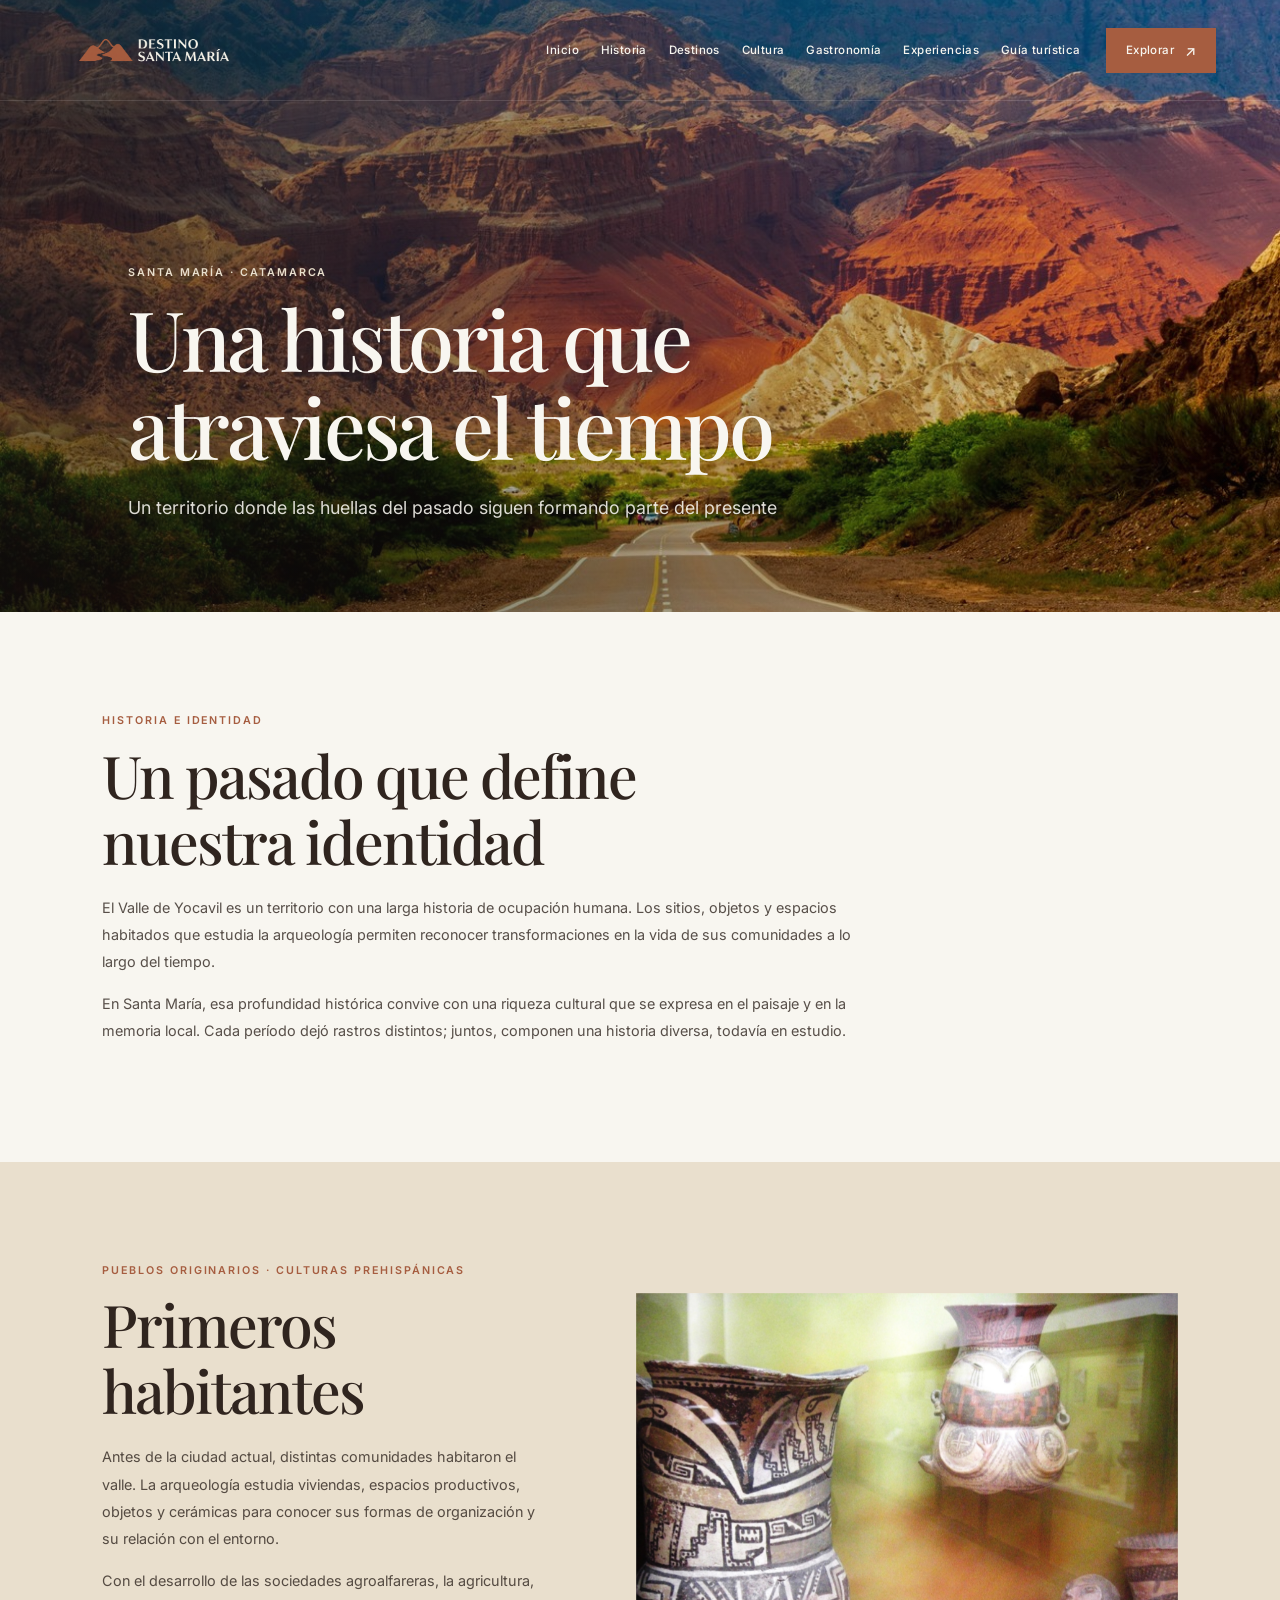
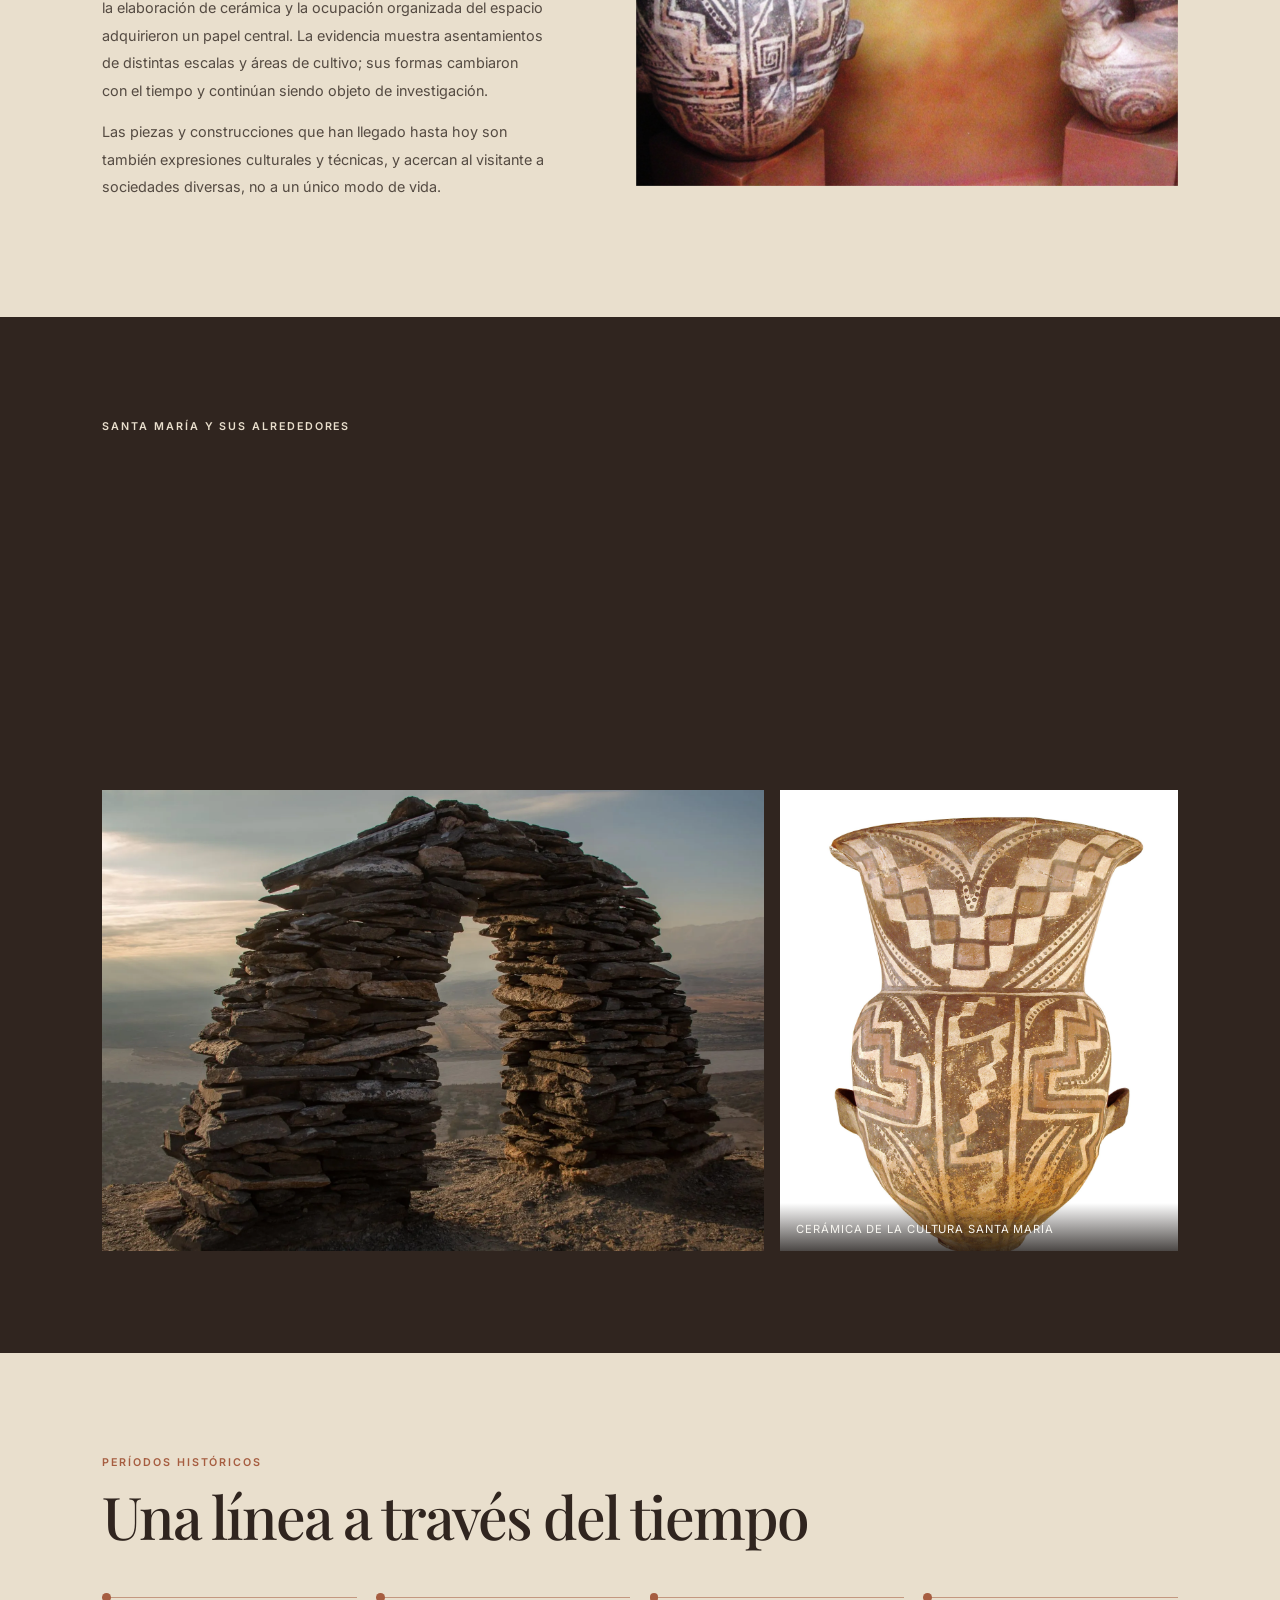
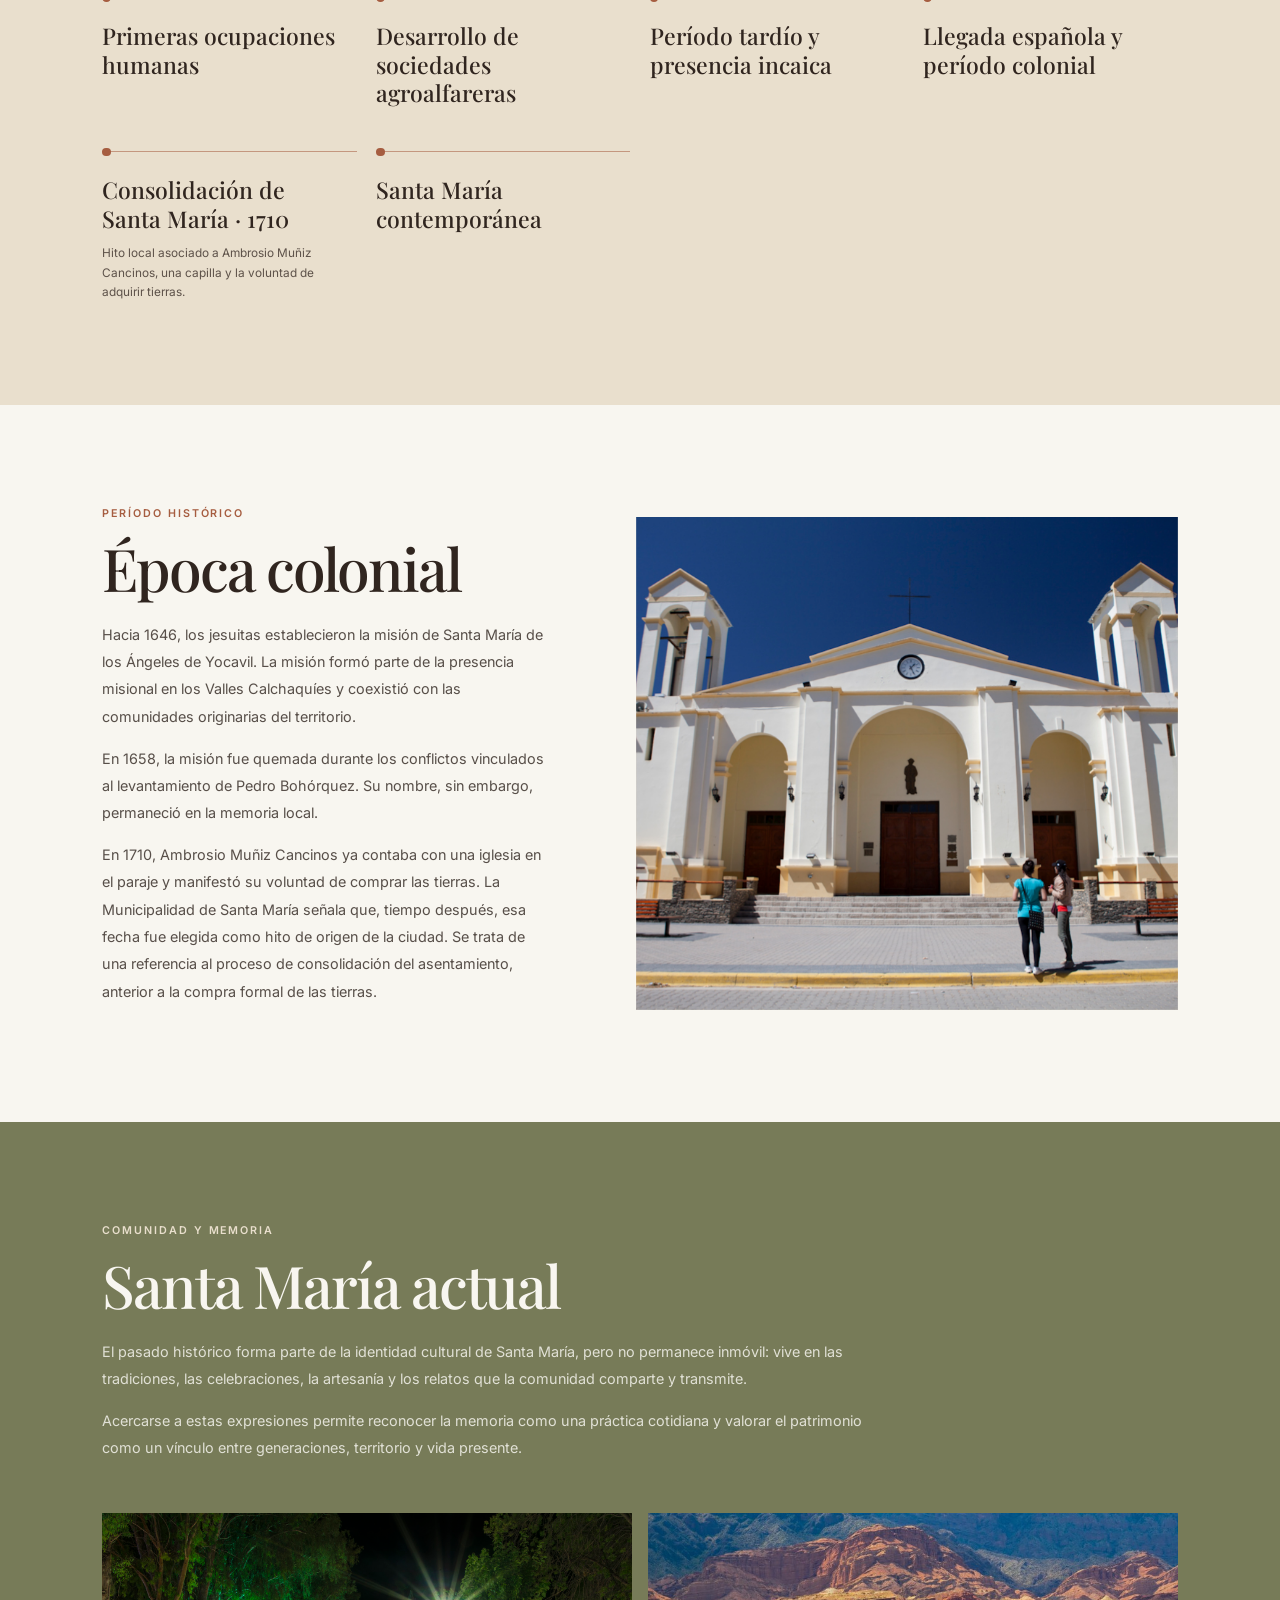
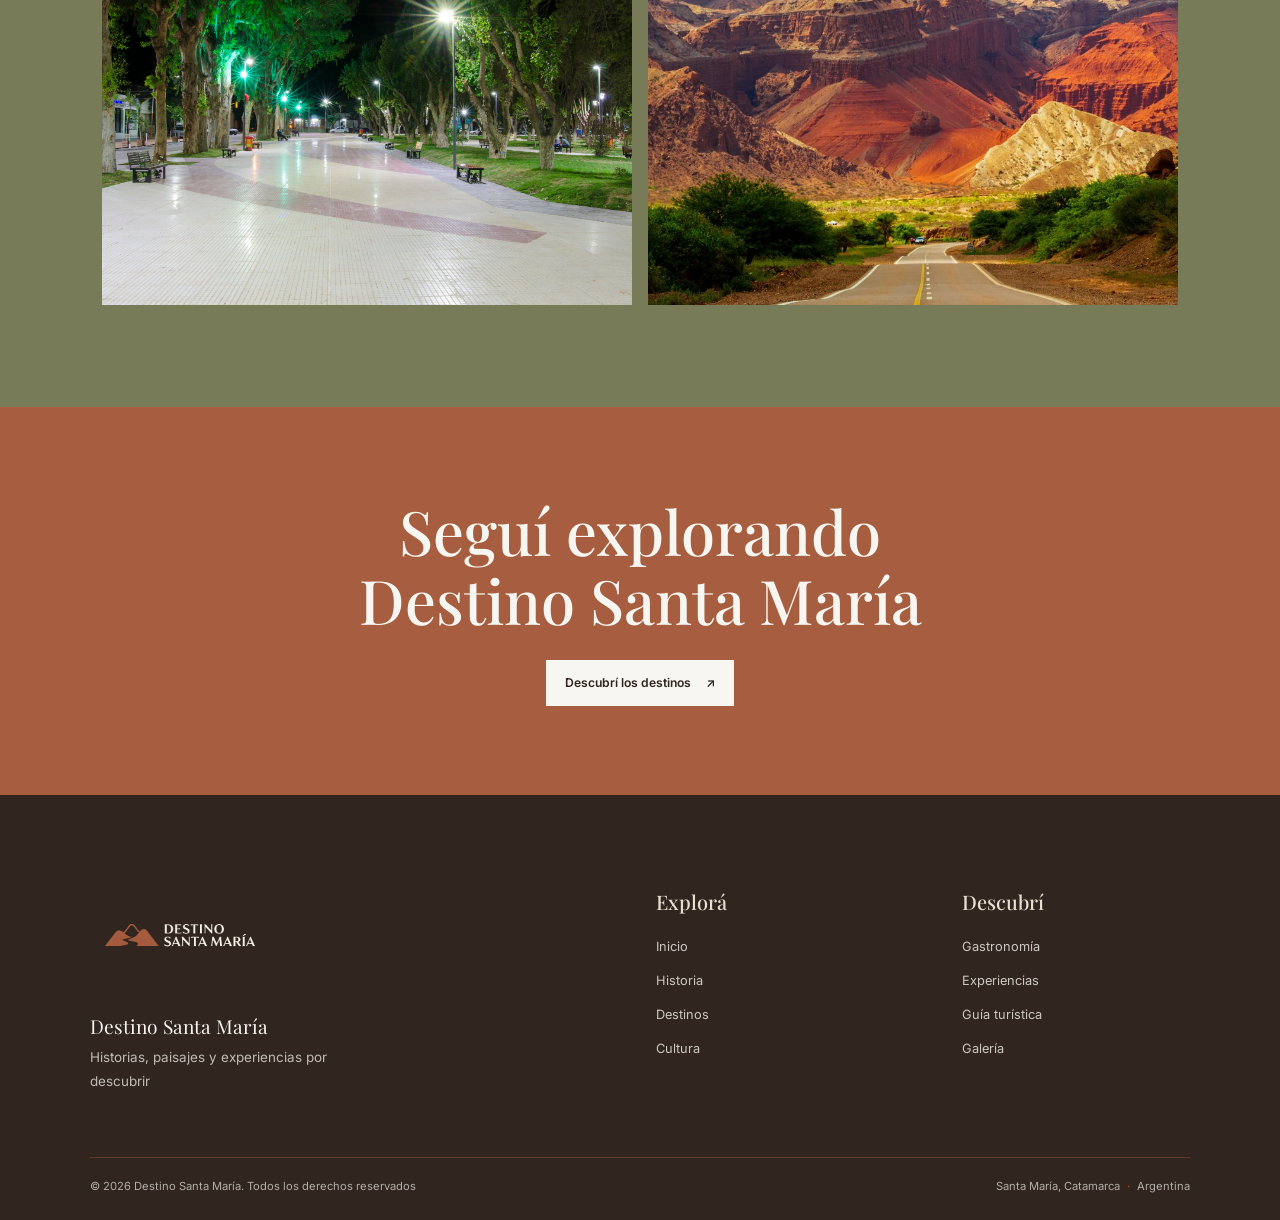
<file: pages/historia.html>
<!doctype html>
<html lang="es">
<head>
  <meta charset="utf-8">
  <meta name="viewport" content="width=device-width, initial-scale=1">
  <meta name="theme-color" content="#F8F6F0">
  <title>Historia | Destino Santa María</title>
  <link rel="preconnect" href="https://fonts.googleapis.com">
  <link rel="preconnect" href="https://fonts.gstatic.com" crossorigin>
  <link href="https://fonts.googleapis.com/css2?family=Inter:wght@400;500;600&family=Playfair+Display:wght@500;600&display=swap" rel="stylesheet">
  <link rel="stylesheet" href="../css/styles.css">
  <script src="../js/main.js" defer></script>
  <style>
    .history-page { overflow-x: clip; }
    .history-hero {
      display: flex;
      align-items: flex-end;
      min-height: min(68vh, 690px);
      min-height: min(68svh, 690px);
      padding: 9rem clamp(1.5rem, 10vw, 9rem) 5.5rem;
      color: var(--paper);
      background-color: var(--sand);
      background-image: linear-gradient(90deg, rgb(25 20 17 / 58%), rgb(25 20 17 / 24%) 68%, rgb(25 20 17 / 5%)), url("../assets/img/hisoria/hero-historia.jpg");
      background-position: center, center 48%;
      background-size: cover;
    }
    .history-hero__content { width: min(100%, 820px); }
    .history-hero__eyebrow, .history-kicker { margin: 0 0 .9rem; color: var(--terracotta); font-size: .67rem; font-weight: 600; letter-spacing: .18em; text-transform: uppercase; }
    .history-hero__eyebrow { color: var(--sand); }
    .history-hero__title { margin: 0; font: 500 clamp(3rem, 6.5vw, 5.8rem)/1.06 "Playfair Display", Georgia, serif; letter-spacing: -.04em; text-wrap: balance; }
    .history-hero__subtitle { max-width: 680px; margin: 1.35rem 0 0; color: rgb(248 246 240 / 88%); font-size: clamp(1rem, 1.5vw, 1.12rem); line-height: 1.8; }
    .history-section { padding: clamp(4.5rem, 8vw, 7rem) clamp(1.4rem, 8vw, 7rem); }
    .history-section__inner { width: min(100%, 1280px); margin-inline: auto; }
    .history-section__title { max-width: 760px; margin: 0; color: var(--ink); font: 500 clamp(2.4rem, 4.6vw, 4.2rem)/1.12 "Playfair Display", Georgia, serif; letter-spacing: -.035em; text-wrap: balance; }
    .history-copy { max-width: 760px; margin: 1.25rem 0 0; color: rgb(48 37 31 / 80%); font-size: .9rem; line-height: 1.9; }
    .history-copy p { margin: 0 0 .9rem; }
    .history-legacy .history-copy, .history-current .history-copy { color: rgb(248 246 240 / 82%); }
    .history-timeline__note { display: block; margin-top: .65rem; color: rgb(48 37 31 / 76%); font: 400 .74rem/1.65 "Inter", sans-serif; }
    .history-intro { background: var(--paper); }
    .history-intro__title { max-width: 780px; }
    .history-editorial { background: var(--sand); }
    .history-editorial__layout { display: grid; grid-template-columns: minmax(0, .9fr) minmax(0, 1.1fr); align-items: center; gap: clamp(2rem, 7vw, 7rem); }
    .history-editorial__copy { max-width: 520px; }
    .history-editorial__media { width: 100%; max-height: 590px; aspect-ratio: 1.1 / 1; margin: 0; overflow: hidden; background: var(--sand); }
    .history-editorial__image { display: block; width: 100%; height: 100%; object-fit: cover; }
    .history-editorial--reverse { background: var(--paper); }
    .history-editorial--reverse .history-editorial__image { order: -1; }
    .history-editorial__caption { margin: .8rem 0 0; color: rgb(48 37 31 / 68%); font-size: .7rem; letter-spacing: .08em; text-transform: uppercase; }
    .history-legacy { color: var(--paper); background: var(--ink); }
    .history-legacy .history-kicker { color: var(--sand); }
    .history-legacy .history-section__title { color: var(--paper); }
    .history-legacy__grid { display: grid; grid-template-columns: minmax(0, 1.25fr) minmax(0, .75fr); grid-auto-rows: clamp(300px, 36vw, 470px); gap: 1rem; margin-top: clamp(2rem, 4vw, 3.5rem); }
    .history-legacy__grid figure, .history-current__visuals figure { min-width: 0; margin: 0; overflow: hidden; background: var(--sand); }
    .history-legacy__grid figure { position: relative; min-height: 0; }
    .history-current__visuals figure { aspect-ratio: 1.35 / 1; }
    .history-legacy__grid img { display: block; width: 100%; height: 100%; min-height: 0; max-height: none; object-fit: cover; transition: transform 600ms cubic-bezier(.2, .7, .2, 1); }
    .history-legacy__grid .history-editorial__caption { position: absolute; inset: auto 0 0; margin: 0; padding: 1.2rem 1rem .9rem; color: var(--paper); background: linear-gradient(transparent, rgb(25 20 17 / 78%)); }
    .history-legacy__grid figure:hover img, .history-current__visuals figure:hover img { transform: scale(1.035); }
    .history-timeline { background: var(--sand); }
    .history-timeline__list { display: grid; grid-template-columns: repeat(4, minmax(0, 1fr)); gap: 1.2rem; margin: 3rem 0 0; padding: 0; list-style: none; }
    .history-timeline__item { position: relative; min-height: 135px; padding: 1.5rem 1rem 0 0; border-top: 1px solid rgb(166 93 64 / 55%); }
    .history-timeline__item::before { position: absolute; top: -.28rem; left: 0; width: .55rem; height: .55rem; border-radius: 50%; background: var(--terracotta); content: ""; }
    .history-timeline__label { color: var(--ink); font: 500 clamp(1.1rem, 1.8vw, 1.5rem)/1.25 "Playfair Display", Georgia, serif; }
    .history-current { color: var(--paper); background: var(--olive); }
    .history-current .history-kicker { color: var(--sand); }
    .history-current .history-section__title { color: var(--paper); }
    .history-current__visuals { display: grid; grid-template-columns: 1fr 1fr; gap: 1rem; margin-top: clamp(2rem, 4vw, 3.5rem); }
    .history-current__visuals img { display: block; width: 100%; height: 100%; object-fit: cover; transition: transform 600ms cubic-bezier(.2, .7, .2, 1); }
    .history-photo-unavailable { background: var(--sand); }
    .history-photo-unavailable img { display: none; }
    .history-close { padding: clamp(4rem, 7vw, 6rem) 1.5rem; color: var(--paper); background: var(--terracotta); text-align: center; }
    .history-close__inner { width: min(100%, 760px); margin-inline: auto; }
    .history-close__title { margin: 0; font: 500 clamp(2.3rem, 4.8vw, 4rem)/1.12 "Playfair Display", Georgia, serif; text-wrap: balance; }
    .history-close__link { display: inline-flex; align-items: center; gap: .9rem; margin-top: 1.6rem; padding: .95rem 1.2rem; color: var(--ink); background: var(--paper); font-size: .76rem; font-weight: 600; text-decoration: none; transition: gap 180ms ease, background-color 180ms ease; }
    .history-close__link:hover { gap: 1.2rem; background: var(--sand); }
    @media (max-width: 820px) {
      .history-editorial__layout { grid-template-columns: 1fr; gap: 2rem; }
      .history-timeline__list { grid-template-columns: repeat(2, minmax(0, 1fr)); row-gap: 1.8rem; }
    }
    @media (max-width: 640px) {
      .history-hero { min-height: 60svh; padding: 8rem 1.4rem 4rem; background-position: 58% center; }
      .history-hero__title { font-size: clamp(2.8rem, 12vw, 4.2rem); }
      .history-section { padding: 4.5rem 1.4rem; }
      .history-editorial__layout, .history-legacy__grid, .history-current__visuals { grid-template-columns: 1fr; }
      .history-editorial--reverse .history-editorial__image { order: 0; }
      .history-editorial__media { aspect-ratio: 1.15 / 1; }
      .history-legacy__grid { grid-auto-rows: clamp(240px, 72vw, 360px); }
      .history-timeline__list { grid-template-columns: 1fr; gap: 0; margin-top: 2.2rem; }
      .history-timeline__item { min-height: 92px; padding: 1.2rem 0 1rem 1.3rem; border-top: 0; border-left: 1px solid rgb(166 93 64 / 55%); }
      .history-timeline__item::before { top: 1.2rem; left: -.28rem; }
    }
    @media (prefers-reduced-motion: reduce) { .history-legacy__grid img, .history-current__visuals img { transition: none; } }
  </style>
</head>
<body class="history-page">
  <header class="site-header" data-site-header>
    <a class="site-header__brand" href="../index.html" aria-label="Destino Santa María, inicio">
      <img src="../assets/logo/logo-destino-horizontal-claro.png" alt="Destino Santa María">
    </a>
    <button class="site-header__toggle" type="button" aria-label="Abrir menú" aria-expanded="false" aria-controls="site-navigation" data-menu-toggle>
      <span></span><span></span><span></span>
    </button>
    <nav class="site-header__nav" id="site-navigation" aria-label="Navegación principal" data-site-navigation>
      <a href="../index.html">Inicio</a>
      <a href="historia.html" aria-current="page">Historia</a>
      <a href="destinos.html">Destinos</a>
      <a href="cultura.html">Cultura</a>
      <a href="gastronomia.html">Gastronomía</a>
      <a href="experiencias.html">Experiencias</a>
      <a href="guia-turistica.html">Guía turística</a>
      <a class="site-header__cta" href="destinos.html">Explorar <span aria-hidden="true">↗</span></a>
    </nav>
  </header>

  <main>
    <section class="history-hero" aria-labelledby="history-hero-title">
      <div class="history-hero__content">
        <p class="history-hero__eyebrow">Santa María · Catamarca</p>
        <h1 class="history-hero__title" id="history-hero-title">Una historia que atraviesa el tiempo</h1>
        <p class="history-hero__subtitle">Un territorio donde las huellas del pasado siguen formando parte del presente</p>
      </div>
    </section>

    <section class="history-section history-intro" aria-labelledby="history-intro-title">
      <div class="history-section__inner">
        <p class="history-kicker">Historia e identidad</p>
        <h2 class="history-section__title history-intro__title" id="history-intro-title">Un pasado que define nuestra identidad</h2>
        <div class="history-copy">
          <p>El Valle de Yocavil es un territorio con una larga historia de ocupación humana. Los sitios, objetos y espacios habitados que estudia la arqueología permiten reconocer transformaciones en la vida de sus comunidades a lo largo del tiempo.</p>
          <p>En Santa María, esa profundidad histórica convive con una riqueza cultural que se expresa en el paisaje y en la memoria local. Cada período dejó rastros distintos; juntos, componen una historia diversa, todavía en estudio.</p>
        </div>
      </div>
    </section>

    <section class="history-section history-editorial" aria-labelledby="first-inhabitants-title">
      <div class="history-section__inner history-editorial__layout">
        <div class="history-editorial__copy">
          <p class="history-kicker">Pueblos originarios · culturas prehispánicas</p>
          <h2 class="history-section__title" id="first-inhabitants-title">Primeros habitantes</h2>
          <div class="history-copy">
            <p>Antes de la ciudad actual, distintas comunidades habitaron el valle. La arqueología estudia viviendas, espacios productivos, objetos y cerámicas para conocer sus formas de organización y su relación con el entorno.</p>
            <p>Con el desarrollo de las sociedades agroalfareras, la agricultura, la elaboración de cerámica y la ocupación organizada del espacio adquirieron un papel central. La evidencia muestra asentamientos de distintas escalas y áreas de cultivo; sus formas cambiaron con el tiempo y continúan siendo objeto de investigación.</p>
            <p>Las piezas y construcciones que han llegado hasta hoy son también expresiones culturales y técnicas, y acercan al visitante a sociedades diversas, no a un único modo de vida.</p>
          </div>
        </div>
        <figure class="history-editorial__media"><img class="history-editorial__image" data-history-photo src="../assets/img/hisoria/primeros-habitantes.jpg" alt="Fotografía para la sección de primeros habitantes" loading="lazy"></figure>
      </div>
    </section>

    <section class="history-section history-legacy" aria-labelledby="legacy-title">
      <div class="history-section__inner">
        <p class="history-kicker">Santa María y sus alrededores</p>
        <h2 class="history-section__title" id="legacy-title">Legado arqueológico</h2>
        <div class="history-copy">
          <p>La arqueología regional reúne evidencias de distintos sitios para estudiar cambios en la cerámica, la arquitectura, los asentamientos y los espacios productivos. La llamada cultura Santa María es una categoría arqueológica construida a partir del análisis de materiales y contextos; no representa una historia uniforme ni aislada de otras sociedades.</p>
          <p>Fuerte Quemado, con sectores como La Ventanita, forma parte de ese paisaje arqueológico. El estudio de sus restos contribuye a comprender cómo se habitó y transformó el Valle de Yocavil, mientras las interpretaciones se revisan a la luz de nuevas investigaciones.</p>
        </div>
        <div class="history-legacy__grid">
          <figure><img data-history-photo src="../assets/img/hisoria/legado-arqueologico.jpg" alt="Vestigios arqueológicos del Valle de Yocavil" loading="lazy"></figure>
          <figure>
            <img data-history-photo src="../assets/img/hisoria/ceramica-santa-maria.jpg" alt="Cerámica de la cultura Santa María" loading="lazy">
            <figcaption class="history-editorial__caption">Cerámica de la cultura Santa María</figcaption>
          </figure>
        </div>
      </div>
    </section>

    <section class="history-section history-timeline" aria-labelledby="timeline-title">
      <div class="history-section__inner">
        <p class="history-kicker">Períodos históricos</p>
        <h2 class="history-section__title" id="timeline-title">Una línea a través del tiempo</h2>
        <ol class="history-timeline__list">
          <li class="history-timeline__item"><span class="history-timeline__label">Primeras ocupaciones humanas</span></li>
          <li class="history-timeline__item"><span class="history-timeline__label">Desarrollo de sociedades agroalfareras</span></li>
          <li class="history-timeline__item"><span class="history-timeline__label">Período tardío y presencia incaica</span></li>
          <li class="history-timeline__item"><span class="history-timeline__label">Llegada española y período colonial</span></li>
          <li class="history-timeline__item">
            <span class="history-timeline__label">Consolidación de Santa María · 1710</span>
            <span class="history-timeline__note">Hito local asociado a Ambrosio Muñiz Cancinos, una capilla y la voluntad de adquirir tierras.</span>
          </li>
          <li class="history-timeline__item"><span class="history-timeline__label">Santa María contemporánea</span></li>
        </ol>
      </div>
    </section>

    <section class="history-section history-editorial history-editorial--reverse" aria-labelledby="colonial-title">
      <div class="history-section__inner history-editorial__layout">
        <div class="history-editorial__copy">
          <p class="history-kicker">Período histórico</p>
          <h2 class="history-section__title" id="colonial-title">Época colonial</h2>
          <div class="history-copy">
            <p>Hacia 1646, los jesuitas establecieron la misión de Santa María de los Ángeles de Yocavil. La misión formó parte de la presencia misional en los Valles Calchaquíes y coexistió con las comunidades originarias del territorio.</p>
            <p>En 1658, la misión fue quemada durante los conflictos vinculados al levantamiento de Pedro Bohórquez. Su nombre, sin embargo, permaneció en la memoria local.</p>
            <p>En 1710, Ambrosio Muñiz Cancinos ya contaba con una iglesia en el paraje y manifestó su voluntad de comprar las tierras. La Municipalidad de Santa María señala que, tiempo después, esa fecha fue elegida como hito de origen de la ciudad. Se trata de una referencia al proceso de consolidación del asentamiento, anterior a la compra formal de las tierras.</p>
          </div>
        </div>
        <figure class="history-editorial__media"><img class="history-editorial__image" data-history-photo src="../assets/img/hisoria/epoca-colonial.jpg" alt="Fotografía para la sección de época colonial" loading="lazy"></figure>
      </div>
    </section>

    <section class="history-section history-current" aria-labelledby="current-title">
      <div class="history-section__inner">
        <p class="history-kicker">Comunidad y memoria</p>
        <h2 class="history-section__title" id="current-title">Santa María actual</h2>
        <div class="history-copy">
          <p>El pasado histórico forma parte de la identidad cultural de Santa María, pero no permanece inmóvil: vive en las tradiciones, las celebraciones, la artesanía y los relatos que la comunidad comparte y transmite.</p>
          <p>Acercarse a estas expresiones permite reconocer la memoria como una práctica cotidiana y valorar el patrimonio como un vínculo entre generaciones, territorio y vida presente.</p>
        </div>
        <div class="history-current__visuals">
          <figure><img data-history-photo src="../assets/img/hisoria/santa-maria-actual.jpg" alt="Santa María actual" loading="lazy"></figure>
          <figure><img data-history-photo src="../assets/img/hisoria/hero-historia.jpg" alt="Fotografía del patrimonio de Santa María" loading="lazy"></figure>
        </div>
      </div>
    </section>

    <section class="history-close" aria-labelledby="history-close-title">
      <div class="history-close__inner">
        <h2 class="history-close__title" id="history-close-title">Seguí explorando Destino Santa María</h2>
        <a class="history-close__link" href="destinos.html">Descubrí los destinos <span aria-hidden="true">↗</span></a>
      </div>
    </section>
  </main>

  <footer class="site-footer">
    <div class="site-footer__inner">
      <div class="site-footer__main">
        <div class="site-footer__identity">
          <a class="site-footer__brand" href="../index.html" aria-label="Destino Santa María, inicio">
            <img src="../assets/logo/logo-destino-horizontal-claro.png" alt="Destino Santa María">
          </a>
          <p class="site-footer__name">Destino Santa María</p>
          <p class="site-footer__tagline">Historias, paisajes y experiencias por descubrir</p>
        </div>
        <nav class="site-footer__navigation" aria-label="Explorá">
          <h2 class="site-footer__heading">Explorá</h2>
          <ul>
            <li><a href="../index.html">Inicio</a></li>
            <li><a href="historia.html" aria-current="page">Historia</a></li>
            <li><a href="destinos.html">Destinos</a></li>
            <li><a href="cultura.html">Cultura</a></li>
          </ul>
        </nav>
        <nav class="site-footer__navigation" aria-label="Descubrí">
          <h2 class="site-footer__heading">Descubrí</h2>
          <ul>
            <li><a href="gastronomia.html">Gastronomía</a></li>
            <li><a href="experiencias.html">Experiencias</a></li>
            <li><a href="guia-turistica.html">Guía turística</a></li>
            <li><a href="galeria.html">Galería</a></li>
          </ul>
        </nav>
      </div>
      <div class="site-footer__bottom">
        <p>© 2026 Destino Santa María. Todos los derechos reservados</p>
        <p>Santa María, Catamarca <span aria-hidden="true">·</span> Argentina</p>
      </div>
    </div>
  </footer>
  <script>
    document.querySelectorAll('[data-history-photo]').forEach((image) => {
      image.addEventListener('error', () => {
        image.hidden = true;
        image.parentElement.classList.add('history-photo-unavailable');
      });
    });
  </script>
</body>
</html>
</file>
<file: css/styles.css>
:root {
  /* Identidad de marca */
  --sand: #E9DFCD;
  --terracotta: #A65D40;
  --ink: #30251F;
  --paper: #F8F6F0;
  --olive: #777B58;

  /* Tipografía */
  --font-display: "Playfair Display", Georgia, serif;
  --font-body: "Inter", sans-serif;
  --text-xs: .68rem;
  --text-sm: .8rem;
  --text-base: 1rem;
  --text-lead: clamp(1rem, 1.5vw, 1.15rem);
  --text-h3: clamp(1.35rem, 2vw, 1.8rem);
  --text-h2: clamp(2.4rem, 4.5vw, 4.2rem);
  --text-display: clamp(3.2rem, 7vw, 6.7rem);

  /* Espaciado y retícula */
  --space-1: .35rem;
  --space-2: .65rem;
  --space-3: .9rem;
  --space-4: 1.2rem;
  --space-6: 1.7rem;
  --space-8: 2.25rem;
  --space-12: 3.5rem;
  --space-section: clamp(4.5rem, 8vw, 7rem);
  --page-gutter: clamp(1.4rem, 7vw, 6rem);
  --content-narrow: 760px;
  --content-standard: 1280px;
  --content-wide: 1440px;

  /* Bordes, sombras y movimiento */
  --radius-sm: 2px;
  --radius-md: 4px;
  --radius-lg: 8px;
  --border-subtle: 1px solid rgb(48 37 31 / 12%);
  --shadow-header: 0 8px 28px rgb(48 37 31 / 8%);
  --shadow-menu: 0 16px 24px rgb(48 37 31 / 10%);
  --duration-fast: 160ms;
  --duration-ui: 220ms;
  --duration-image: 600ms;
  --duration-reveal: 680ms;
  --ease-standard: cubic-bezier(.2, .7, .2, 1);
  --ease-emphasized: cubic-bezier(.22, 1, .36, 1);

  /* Referencias responsive: navegación 1240px; tablet 1000px; compacto 820px; móvil 640px. */
  --header-height: 94px;
}

*, *::before, *::after { box-sizing: border-box; }

img, picture, video, canvas, svg { max-width: 100%; }

body {
  margin: 0;
  color: var(--ink);
  background: var(--paper);
  font-family: var(--font-body);
}

html { scroll-behavior: smooth; }

.hero {
  --hero-image-position: center center;
  position: relative;
  isolation: isolate;
  display: flex;
  align-items: center;
  min-height: 100vh;
  min-height: 100svh;
  overflow: hidden;
  padding: calc(var(--header-height) + 4rem) clamp(1.5rem, 11vw, 10rem) 7rem;
  color: var(--paper);
  background-color: var(--ink);
  background-image: linear-gradient(90deg, rgb(25 20 17 / 40%) 0%, rgb(25 20 17 / 20%) 38%, rgb(25 20 17 / 4%) 70%, transparent 100%),
    url("../assets/img/inicio/hero-santa-maria.jpg");
  background-position: center, var(--hero-image-position);
  background-size: cover;
}

.hero__content {
  position: relative;
  z-index: 1;
  width: min(100%, 760px);
  animation: hero-enter 850ms var(--ease-standard) both;
  text-shadow: 0 1px 18px rgb(25 20 17 / 14%);
}

.hero__title {
  max-width: 760px;
  margin: 0;
  font-family: var(--font-display);
  font-size: var(--text-display);
  font-weight: 500;
  letter-spacing: -.045em;
  line-height: 1.04;
  text-wrap: balance;
}

.hero__title span { color: var(--sand); }

.hero__description {
  max-width: 520px;
  margin: 1.7rem 0 2.2rem;
  color: rgb(248 246 240 / 88%);
  font-size: clamp(1rem, 1.5vw, 1.15rem);
  line-height: 1.8;
}

.hero__button {
  display: inline-flex;
  align-items: center;
  gap: 1.5rem;
  padding: 1rem 1.3rem;
  color: var(--paper);
  background: var(--terracotta);
  border: 1px solid var(--terracotta);
  font-size: .8rem;
  font-weight: 500;
  letter-spacing: .025em;
  text-decoration: none;
  transition: background-color var(--duration-ui) ease, border-color var(--duration-ui) ease, transform var(--duration-ui) var(--ease-standard);
}

.hero__button:hover { background: var(--olive); border-color: var(--olive); transform: translateY(-2px); }
.hero__button span { font-size: 1rem; }

.hero__discover {
  position: absolute;
  z-index: 1;
  right: clamp(1.5rem, 5vw, 5rem);
  bottom: 2rem;
  display: inline-flex;
  align-items: center;
  gap: 1rem;
  color: var(--paper);
  font-size: .64rem;
  font-weight: 500;
  letter-spacing: .19em;
  text-decoration: none;
  text-transform: uppercase;
}

.hero__discover-mark {
  position: relative;
  width: 1px;
  height: 42px;
  background: rgb(248 246 240 / 55%);
  transform-origin: top;
  animation: discover-pulse 2s ease-in-out infinite;
}

.about-section {
  padding: clamp(5rem, 10vw, 9rem) clamp(1.5rem, 10vw, 9rem);
  background: var(--paper);
}

.about-section__inner {
  display: grid;
  grid-template-columns: minmax(0, .9fr) minmax(0, 1.1fr);
  align-items: center;
  gap: clamp(3rem, 8vw, 8rem);
  width: min(100%, 1280px);
  margin-inline: auto;
}

.about-section__copy { max-width: 560px; }

.about-section__eyebrow {
  margin: 0 0 1.5rem;
  color: var(--terracotta);
  font-size: .68rem;
  font-weight: 600;
  letter-spacing: .19em;
  text-transform: uppercase;
}

.about-section__eyebrow span { padding-inline: .35rem; color: var(--olive); }

.about-section__title {
  margin: 0 0 1.7rem;
  color: var(--ink);
  font-family: var(--font-display);
  font-size: clamp(2.5rem, 4.2vw, 4.35rem);
  font-weight: 500;
  letter-spacing: -.035em;
  line-height: 1.12;
  text-wrap: balance;
}

.about-section__paragraph {
  margin: 0 0 1rem;
  color: rgb(48 37 31 / 78%);
  font-size: .96rem;
  line-height: 1.9;
}

.about-section__button {
  display: inline-flex;
  align-items: center;
  gap: 1.25rem;
  margin-top: 1.2rem;
  padding: .95rem 1.2rem;
  color: var(--paper);
  background: var(--terracotta);
  border: 1px solid var(--terracotta);
  font-size: .77rem;
  font-weight: 500;
  text-decoration: none;
  transition: background-color var(--duration-ui) ease, border-color var(--duration-ui) ease, transform var(--duration-ui) var(--ease-standard);
}

.about-section__button:hover { background: var(--olive); border-color: var(--olive); transform: translateY(-2px); }
.about-section__button span { font-size: .95rem; }

.about-section__image { min-width: 0; margin: 0; overflow: hidden; border-radius: 4px; }
.about-section__image img { display: block; width: 100%; aspect-ratio: 1.12 / 1; object-fit: cover; }

html.has-motion .js-reveal {
  opacity: 0;
  transform: translate3d(0, 18px, 0);
  transition: opacity var(--duration-reveal) ease var(--reveal-delay, 0ms), transform var(--duration-reveal) var(--ease-standard) var(--reveal-delay, 0ms);
  will-change: opacity, transform;
}
html.has-motion .js-reveal.is-visible { opacity: 1; transform: translate3d(0, 0, 0); will-change: auto; }

.featured-destinations {
  padding: clamp(4.5rem, 8vw, 7rem) clamp(1.5rem, 7vw, 6rem);
  background: var(--sand);
}

.featured-destinations__inner { width: min(100%, 1440px); margin-inline: auto; }
.featured-destinations__heading { margin-bottom: clamp(2rem, 4vw, 3.5rem); }
.featured-destinations__eyebrow {
  margin: 0 0 .8rem;
  color: var(--terracotta);
  font-size: .67rem;
  font-weight: 600;
  letter-spacing: .18em;
  text-transform: uppercase;
}
.featured-destinations__title {
  margin: 0;
  color: var(--ink);
  font-family: "Playfair Display", Georgia, serif;
  font-size: clamp(2.5rem, 4.5vw, 4.1rem);
  font-weight: 500;
  letter-spacing: -.035em;
  line-height: 1.12;
}
.featured-destinations__grid { display: grid; grid-template-columns: repeat(4, minmax(0, 1fr)); gap: clamp(1rem, 2vw, 1.75rem); }
.destination-card { min-width: 0; }
.destination-card__visual { display: block; overflow: hidden; background: rgb(48 37 31 / 8%); }
.destination-card__visual img {
  display: block;
  width: 100%;
  aspect-ratio: 1.08 / 1;
  object-fit: cover;
  transition: transform 500ms cubic-bezier(.2, .7, .2, 1), filter 350ms ease;
}
.destination-card:hover .destination-card__visual img { transform: scale(1.035); filter: saturate(1.04); }
.destination-card__body { display: flex; min-height: 205px; flex-direction: column; align-items: flex-start; padding: 1.25rem .1rem .25rem; }
.destination-card__title {
  margin: 0 0 .65rem;
  color: var(--ink);
  font-family: "Playfair Display", Georgia, serif;
  font-size: clamp(1.25rem, 1.75vw, 1.65rem);
  font-weight: 500;
  line-height: 1.25;
}
.destination-card__description { margin: 0 0 1.2rem; color: rgb(48 37 31 / 76%); font-size: .82rem; line-height: 1.75; }
.destination-card__link {
  display: inline-flex;
  align-items: center;
  gap: .8rem;
  margin-top: auto;
  padding: .35rem 0;
  color: var(--terracotta);
  font-size: .72rem;
  font-weight: 600;
  letter-spacing: .035em;
  text-decoration: none;
  transition: color 180ms ease, gap 180ms ease;
}
.destination-card__link:hover { gap: 1.1rem; color: var(--olive); }

.experience-highlights {
  padding: clamp(4.5rem, 8vw, 7rem) clamp(1.5rem, 7vw, 6rem);
  color: var(--paper);
  background: var(--ink);
}
.experience-highlights__inner { width: min(100%, 1440px); margin-inline: auto; }
.experience-highlights__heading { max-width: 760px; margin-bottom: clamp(2rem, 4vw, 3.5rem); }
.experience-highlights__eyebrow {
  margin: 0 0 .8rem;
  color: var(--sand);
  font-size: .67rem;
  font-weight: 600;
  letter-spacing: .18em;
  text-transform: uppercase;
}
.experience-highlights__title {
  margin: 0;
  font-family: "Playfair Display", Georgia, serif;
  font-size: clamp(2.4rem, 4.5vw, 4.1rem);
  font-weight: 500;
  letter-spacing: -.035em;
  line-height: 1.12;
  text-wrap: balance;
}
.experience-highlights__grid { display: grid; grid-template-columns: repeat(4, minmax(0, 1fr)); gap: clamp(.8rem, 1.5vw, 1.4rem); }
.experience-card {
  position: relative;
  display: block;
  min-width: 0;
  aspect-ratio: .76 / 1;
  overflow: hidden;
  color: var(--paper);
  background: var(--olive);
  text-decoration: none;
  isolation: isolate;
}
.experience-card__image,
.experience-card__shade { position: absolute; inset: 0; width: 100%; height: 100%; }
.experience-card__image { z-index: -2; object-fit: cover; transition: transform 650ms cubic-bezier(.2, .7, .2, 1), filter 400ms ease; }
.experience-card__shade { z-index: -1; background: linear-gradient(180deg, rgb(24 20 17 / 2%) 26%, rgb(24 20 17 / 18%) 52%, rgb(24 20 17 / 78%) 100%); transition: background-color 300ms ease; }
.experience-card:hover .experience-card__image,
.experience-card:focus-visible .experience-card__image { transform: scale(1.045); filter: saturate(1.06); }
.experience-card__content { position: absolute; inset: auto 1.35rem 1.45rem; display: flex; flex-direction: column; align-items: flex-start; }
.experience-card__title { margin-bottom: .6rem; font-family: "Playfair Display", Georgia, serif; font-size: clamp(1.3rem, 1.9vw, 1.8rem); font-weight: 500; line-height: 1.18; text-wrap: balance; }
.experience-card__description { color: rgb(248 246 240 / 88%); font-size: .78rem; line-height: 1.65; }
.experience-card__link { display: inline-flex; align-items: center; gap: .7rem; margin-top: 1rem; color: var(--sand); font-size: .67rem; font-weight: 600; letter-spacing: .1em; text-transform: uppercase; transition: gap 180ms ease; }
.experience-card:hover .experience-card__link,
.experience-card:focus-visible .experience-card__link { gap: 1rem; }
.experience-card:focus-visible { outline: 2px solid var(--sand); outline-offset: 4px; }

.site-footer {
  padding: clamp(3.5rem, 7vw, 6rem) clamp(1.5rem, 7vw, 6rem) 1.5rem;
  color: var(--paper);
  background: var(--ink);
}
.site-footer__inner { width: min(100%, 1440px); margin-inline: auto; }
.site-footer__main { display: grid; grid-template-columns: minmax(260px, 1.5fr) repeat(2, minmax(150px, .7fr)); gap: clamp(2rem, 6vw, 6rem); padding-bottom: clamp(3rem, 5vw, 4.5rem); }
.site-footer__main > * { min-width: 0; }
.site-footer__brand { display: inline-flex; max-width: 100%; background: transparent; }
.site-footer__brand img { display: block; width: 180px; max-width: 100%; height: auto; background: transparent; }
.site-footer__name { margin: 1.5rem 0 .45rem; font-family: "Playfair Display", Georgia, serif; font-size: 1.2rem; }
.site-footer__tagline { max-width: 290px; margin: 0; color: rgb(248 246 240 / 72%); font-size: .84rem; line-height: 1.75; }
.site-footer__heading { margin: .2rem 0 1.25rem; color: var(--sand); font-family: "Playfair Display", Georgia, serif; font-size: 1.25rem; font-weight: 500; }
.site-footer__navigation ul { display: grid; gap: .8rem; margin: 0; padding: 0; list-style: none; }
.site-footer__navigation a { color: rgb(248 246 240 / 78%); font-size: .8rem; line-height: 1.5; text-decoration-line: underline; text-decoration-color: transparent; text-underline-offset: .35em; transition: color var(--duration-fast) ease, text-decoration-color var(--duration-fast) ease; }
.site-footer__navigation a:hover, .site-footer__navigation a:focus-visible { color: var(--paper); text-decoration-color: currentColor; }
.site-footer__bottom {
  display: flex;
  align-items: center;
  justify-content: space-between;
  gap: 1rem 2rem;
  padding-top: 1.25rem;
  border-top: 1px solid rgb(166 93 64 / 42%);
}
.site-footer__bottom p { margin: 0; color: rgb(248 246 240 / 66%); font-size: .7rem; line-height: 1.6; }
.site-footer__bottom span { color: var(--terracotta); padding-inline: .25rem; }

@media (max-width: 820px) {
  .about-section { padding: 5rem 1.4rem; }
  .about-section__inner { grid-template-columns: 1fr; gap: 2.5rem; }
  .about-section__title { font-size: clamp(2.35rem, 9vw, 3.4rem); }
  .about-section__paragraph { font-size: .91rem; }
  .about-section__image img { aspect-ratio: 1.08 / 1; }
}

@media (max-width: 1000px) {
  .featured-destinations__grid { grid-template-columns: repeat(2, minmax(0, 1fr)); gap: 2.5rem 1.5rem; }
  .destination-card__body { min-height: 190px; }
  .destination-card__title { font-size: clamp(1.35rem, 3vw, 1.75rem); }
}

@media (max-width: 1000px) {
  .experience-highlights__grid { grid-template-columns: repeat(2, minmax(0, 1fr)); gap: 1.25rem; }
  .experience-card { aspect-ratio: .88 / 1; }
  .experience-card__title { font-size: clamp(1.4rem, 3vw, 1.8rem); }
}

@media (max-width: 820px) {
  .site-footer__main { grid-template-columns: repeat(2, minmax(0, 1fr)); gap: 2.5rem 3rem; }
  .site-footer__identity { grid-column: 1 / -1; }
}

@media (max-width: 640px) {
  .featured-destinations { padding: 4.5rem 1.4rem; }
  .featured-destinations__grid { grid-template-columns: 1fr; gap: 2.25rem; }
  .destination-card__body { min-height: 0; padding-top: 1rem; }
  .destination-card__visual img { aspect-ratio: 1.18 / 1; }
}

@media (max-width: 640px) {
  .site-footer { padding: 3.5rem 1.4rem 1.25rem; }
  .site-footer__main { gap: 2.25rem 1.25rem; }
  .site-footer__bottom { align-items: flex-start; flex-direction: column; gap: .55rem; }
}

@media (max-width: 640px) {
  .experience-highlights { padding: 4.5rem 1.4rem; }
  .experience-highlights__grid { grid-template-columns: 1fr; gap: 1rem; }
  .experience-card { aspect-ratio: .95 / 1; }
  .experience-card__content { inset-inline: 1.2rem; bottom: 1.25rem; }
}

@keyframes hero-enter {
  from { opacity: 0; transform: translateY(18px); }
  to { opacity: 1; transform: translateY(0); }
}

@keyframes discover-pulse {
  0%, 100% { transform: scaleY(.72); opacity: .55; }
  50% { transform: scaleY(1); opacity: 1; }
}

.site-header {
  position: absolute;
  z-index: 20;
  inset: 0 0 auto;
  display: flex;
  align-items: center;
  justify-content: space-between;
  min-height: var(--header-height);
  padding: 0 clamp(1.25rem, 5vw, 5rem);
  color: var(--paper);
  background: transparent;
  border-bottom: 1px solid rgb(248 246 240 / 12%);
  transition: background-color var(--duration-ui) ease, color var(--duration-ui) ease, box-shadow var(--duration-ui) ease, min-height var(--duration-ui) var(--ease-standard);
}

.site-header__brand { display: inline-flex; flex: 0 0 auto; align-items: center; background: transparent; }
.site-header__brand img { display: block; width: 180px; max-width: 100%; height: auto; background: transparent; }

.site-header__nav {
  display: flex;
  align-items: center;
  gap: clamp(.85rem, 1.7vw, 1.65rem);
}

.site-header__nav a {
  color: inherit;
  font-size: .72rem;
  font-weight: 500;
  letter-spacing: .035em;
  text-decoration-line: underline;
  text-decoration-color: transparent;
  text-underline-offset: .35em;
  white-space: nowrap;
  transition: color var(--duration-fast) ease, opacity var(--duration-fast) ease, text-decoration-color var(--duration-fast) ease;
}

.site-header__nav a:not(.site-header__cta):hover,
.site-header__nav a:not(.site-header__cta):focus-visible { color: var(--paper); opacity: .82; text-decoration-color: currentColor; }
.site-header__nav .site-header__cta {
  display: inline-flex;
  align-items: center;
  gap: .7rem;
  margin-left: .25rem;
  padding: .82rem 1.15rem;
  color: var(--paper);
  background: var(--terracotta);
  border: 1px solid var(--terracotta);
  transition: background-color var(--duration-fast) ease, border-color var(--duration-fast) ease, transform var(--duration-fast) var(--ease-standard);
}
.site-header__cta:hover { background: var(--olive); border-color: var(--olive); transform: translateY(-1px); }
.site-header__cta span { font-size: .9rem; }

.site-header__toggle {
  display: none;
  width: 44px;
  height: 44px;
  padding: 12px 9px;
  color: inherit;
  background: transparent;
  border: 1px solid currentColor;
  cursor: pointer;
}
.site-header__toggle span { display: block; width: 100%; height: 1px; margin: 4px 0; background: currentColor; transition: transform var(--duration-fast) var(--ease-standard), opacity var(--duration-fast) ease; }

.site-header.is-scrolled {
  position: fixed;
  min-height: 76px;
  color: var(--ink);
  background: rgb(248 246 240 / 96%);
  border-bottom-color: rgb(48 37 31 / 9%);
  box-shadow: var(--shadow-header);
  backdrop-filter: blur(12px);
}
.site-header.is-scrolled .site-header__nav a:not(.site-header__cta):hover { color: var(--terracotta); }

@media (max-width: 1240px) {
  :root { --header-height: 82px; }
  .site-header { padding-inline: clamp(1.1rem, 4vw, 2.5rem); }
  .site-header__toggle { display: block; position: relative; z-index: 2; }
  .site-header__nav {
    position: absolute;
    inset: 100% 0 auto;
    display: flex;
    flex-direction: column;
    align-items: stretch;
    gap: 0;
    padding: .5rem clamp(1.25rem, 5vw, 5rem) 1.25rem;
    color: var(--ink);
    background: var(--paper);
    box-shadow: var(--shadow-menu);
    visibility: hidden;
    opacity: 0;
    transform: translateY(-8px);
    transition: opacity var(--duration-fast) ease, transform var(--duration-fast) var(--ease-standard), visibility var(--duration-fast) ease;
  }
  .site-header__nav a { padding: .9rem 0; border-bottom: 1px solid rgb(48 37 31 / 10%); font-size: .84rem; }
  .site-header__nav .site-header__cta { justify-content: center; margin: 1rem 0 0; padding: .95rem; border-bottom: 0; }
  .site-header.is-menu-open .site-header__nav { visibility: visible; opacity: 1; transform: translateY(0); }
  .site-header.is-menu-open .site-header__toggle span:first-child { transform: translateY(5px) rotate(45deg); }
  .site-header.is-menu-open .site-header__toggle span:nth-child(2) { opacity: 0; }
  .site-header.is-menu-open .site-header__toggle span:last-child { transform: translateY(-5px) rotate(-45deg); }
}

.hero__button span,
.about-section__button span,
.site-header__cta span,
.destination-card__link span,
.experience-card__link span { display: inline-block; transition: transform var(--duration-fast) var(--ease-standard); }

.hero__button:hover span,
.about-section__button:hover span,
.site-header__cta:hover span,
.destination-card__link:hover span,
.experience-card:hover .experience-card__link span { transform: translate(2px, -2px); }

main :is(figure, [class*="__photo"], [class*="__visual"], [class*="__image"]) { overflow: hidden; }
main :is(figure, [class*="__photo"], [class*="__visual"], [class*="__image"]) img {
  transition: transform var(--duration-image) var(--ease-standard);
}

@media (hover: hover) and (prefers-reduced-motion: no-preference) {
  main :is(figure, [class*="__photo"], [class*="__visual"], [class*="__image"]):hover img { transform: scale(1.025); }
}

.hero__button:focus-visible,
.about-section__button:focus-visible,
.site-header__toggle:focus-visible,
.site-header__nav a:focus-visible,
.site-footer__navigation a:focus-visible,
.destination-card__visual:focus-visible,
.destination-card__link:focus-visible,
.experience-card:focus-visible { outline: 2px solid currentColor; outline-offset: 4px; }

/* Añadir data-parallax únicamente a una imagen que esté preparada para este efecto. */
@media (prefers-reduced-motion: no-preference) and (min-width: 1001px) {
  [data-parallax] {
    transform: translate3d(0, var(--parallax-offset, 0px), 0) scale(1.04);
    will-change: transform;
  }
}

@media (max-width: 640px) {
  .site-header__brand img { width: 148px; }
  .hero {
    --hero-image-position: 58% center;
    align-items: flex-end;
    padding: 0 1.4rem 7.25rem;
    background-image: linear-gradient(90deg, rgb(25 20 17 / 40%), rgb(25 20 17 / 18%) 62%, transparent),
      url("../assets/img/inicio/hero-santa-maria.jpg");
    background-position: center, var(--hero-image-position);
  }
  .hero__title { font-size: clamp(3rem, 12vw, 4.5rem); }
  .hero__description { margin: 1.2rem 0 1.7rem; font-size: .98rem; }
  .hero__discover { right: 1.4rem; bottom: 1.35rem; }
}

@media (prefers-reduced-motion: reduce) {
  *, *::before, *::after { scroll-behavior: auto !important; transition-duration: .01ms !important; animation-duration: .01ms !important; animation-iteration-count: 1 !important; }
  .about-section[data-reveal] .about-section__copy,
  .about-section[data-reveal] .about-section__image { opacity: 1; transform: none; }
  html.has-motion .js-reveal,
  html.has-motion .js-reveal.is-visible { opacity: 1; transform: none; transition: none; will-change: auto; }
  .experience-card__image { transition: none; }
}
</file>
<file: css/home.css>
.home-page {
  --home-shell: min(100%, 1440px);
  overflow-x: clip;
}

.home-page .hero.home-hero {
  min-height: max(100svh, 700px);
  align-items: flex-end;
  padding: calc(var(--header-height) + 5rem) clamp(1.5rem, 8vw, 8rem) 8.5rem;
  background: var(--ink);
}

.home-hero::before,
.home-hero::after { position: absolute; inset: 0; content: ""; }

.home-hero::before {
  z-index: -2;
  background: url("../assets/img/inicio/hero-santa-maria.jpg") center 55% / cover no-repeat;
  opacity: 1;
  transform: scale(1.025);
  animation: home-hero-image 1.35s var(--ease-emphasized) both;
}

.home-hero::after {
  z-index: -1;
  background:
    linear-gradient(90deg, rgb(24 20 17 / 64%) 0%, rgb(24 20 17 / 37%) 42%, rgb(24 20 17 / 9%) 100%),
    linear-gradient(0deg, rgb(24 20 17 / 56%) 0%, rgb(24 20 17 / 12%) 52%, rgb(24 20 17 / 18%) 100%);
}

.home-page .home-hero__content { width: min(100%, 1120px); animation: none; }
.home-hero__eyebrow { margin: 0 0 1.35rem; color: var(--sand); font-size: var(--text-xs); font-weight: 600; letter-spacing: .2em; text-transform: uppercase; animation: home-copy-in 700ms var(--ease-standard) 90ms both; }
.home-page .home-hero__title { max-width: 1050px; font-size: clamp(4.2rem, 8.5vw, 8rem); line-height: .98; }
.home-page .home-hero__title,
.home-page .home-hero__description,
.home-page .home-hero__button { opacity: 0; animation: home-copy-in 760ms var(--ease-standard) both; }
.home-page .home-hero__title { animation-delay: 160ms; }
.home-page .home-hero__description { animation-delay: 340ms; }
.home-page .home-hero__button { animation-delay: 500ms; }
.home-page .home-hero__description { max-width: 600px; margin: 1.5rem 0 1.9rem; font-size: var(--text-lead); }
.home-page .home-hero__button { min-height: 54px; padding-inline: 1.4rem; }
.home-page .hero__discover { right: clamp(1.5rem, 5vw, 5rem); bottom: 2.3rem; }

.home-intro { padding: clamp(6.5rem, 11vw, 10rem) var(--page-gutter); }
.home-intro__inner {
  position: relative;
  display: grid;
  grid-template-columns: repeat(12, minmax(0, 1fr));
  align-items: start;
  gap: 0;
  width: var(--home-shell);
  min-height: 690px;
  margin-inline: auto;
}
.home-intro__heading { z-index: 1; grid-column: 1 / 9; grid-row: 1; max-width: 850px; }
.home-intro__heading .about-section__eyebrow { margin-bottom: 1.1rem; }
.home-page .home-intro__heading .about-section__title { max-width: 820px; margin-bottom: 0; font-size: clamp(3rem, 5.6vw, 5.5rem); line-height: 1.04; }
.home-intro__image { grid-column: 1 / 10; grid-row: 2; width: 100%; aspect-ratio: 1.55 / 1; margin: 3rem 0 0; border-radius: var(--radius-md); }
.home-intro__image img { display: block; width: 100%; height: 100%; object-fit: cover; object-position: center 56%; }
.home-intro__copy { z-index: 2; grid-column: 8 / 13; grid-row: 2; align-self: end; margin: 0 0 2rem; padding: 2.25rem 0 0 2.4rem; background: var(--paper); }
.home-page .home-intro__copy .about-section__paragraph { max-width: 440px; font-size: .92rem; line-height: 1.85; }
.home-page .home-intro__copy .about-section__button { margin-top: .65rem; }
.home-intro__note { grid-column: 2 / 7; grid-row: 3; display: flex; align-items: center; gap: .8rem; margin: 1.2rem 0 0; color: var(--olive); font-size: .68rem; letter-spacing: .13em; text-transform: uppercase; }
.home-intro__note span { color: var(--terracotta); font-weight: 600; }

.home-destinations { padding: clamp(5rem, 8vw, 7.5rem) var(--page-gutter); background: var(--sand); }
.home-destinations .featured-destinations__inner { width: var(--home-shell); }
.home-section-heading { position: relative; }
.home-destinations .featured-destinations__heading { display: grid; grid-template-columns: 1fr auto; align-items: end; gap: .85rem 2rem; margin-bottom: clamp(2rem, 4vw, 3.3rem); }
.home-destinations .featured-destinations__eyebrow { grid-column: 1 / -1; margin-bottom: 0; }
.home-destinations .featured-destinations__title { font-size: clamp(3rem, 5.5vw, 5.25rem); }
.home-heading-link { display: inline-flex; align-items: center; gap: .8rem; padding-bottom: .45rem; color: var(--ink); font-size: .73rem; font-weight: 600; text-decoration: none; }
.home-heading-link span { transition: transform var(--duration-fast) var(--ease-standard); }
.home-heading-link:hover span { transform: translate(3px, -3px); }
.home-destinations__grid { display: grid; grid-template-columns: repeat(12, minmax(0, 1fr)); grid-template-rows: clamp(360px, 36vw, 500px) clamp(360px, 36vw, 500px); gap: clamp(.75rem, 1.5vw, 1.35rem); }
.home-destination { min-width: 0; height: 100%; }
.home-destination--siete { grid-column: 1 / 5; grid-row: 1; }
.home-destination--fuerte { grid-column: 5 / 13; grid-row: 1; }
.home-destination--ciudad { grid-column: 1 / 5; grid-row: 2; }
.home-destination--ruinas { grid-column: 5 / 13; grid-row: 2; }
.home-destination .destination-card__visual { position: relative; width: 100%; height: 100%; overflow: hidden; border-radius: var(--radius-md); background: var(--ink); isolation: isolate; }
.home-destination .destination-card__visual img { position: absolute; z-index: -2; inset: 0; display: block; width: 100%; height: 100%; aspect-ratio: auto; object-fit: cover; object-position: center; transition: transform var(--duration-image) var(--ease-standard); }
.home-destination__shade { position: absolute; z-index: -1; inset: 0; background: linear-gradient(180deg, rgb(24 20 17 / 3%) 16%, rgb(24 20 17 / 13%) 43%, rgb(24 20 17 / 82%) 100%); transition: opacity var(--duration-ui) ease; }
.home-destination__content { position: absolute; inset: auto 1.5rem 1.45rem; display: flex; flex-direction: column; align-items: flex-start; color: var(--paper); }
.home-destination__index { margin-bottom: .7rem; color: var(--sand); font-size: .6rem; font-weight: 600; letter-spacing: .17em; }
.home-destination__index > span { padding-inline: .3rem; color: var(--terracotta); }
.home-destination .destination-card__title { margin: 0 0 .5rem; color: var(--paper); font-size: clamp(1.45rem, 2.8vw, 2.55rem); line-height: 1.08; }
.home-destination .destination-card__description { max-width: 540px; margin: 0; color: rgb(248 246 240 / 86%); font-size: .78rem; line-height: 1.65; }
.home-destination__link { display: inline-flex; align-items: center; gap: .8rem; margin-top: .8rem; color: var(--sand); font-size: .67rem; font-weight: 600; letter-spacing: .09em; text-transform: uppercase; }
.home-destination__link > span { display: inline-block; transition: transform var(--duration-fast) var(--ease-standard); }
.home-destination:hover .destination-card__visual img,
.home-destination:focus-within .destination-card__visual img { transform: scale(1.035); }
.home-destination:hover .home-destination__link > span,
.home-destination:focus-within .home-destination__link > span { transform: translate(2px, -2px); }
.home-destination .destination-card__visual:focus-visible { outline: 2px solid var(--terracotta); outline-offset: 4px; }

.home-experiences { padding: clamp(5.5rem, 9vw, 8rem) var(--page-gutter); color: var(--paper); background: var(--ink); }
.home-experiences .experience-highlights__inner { width: var(--home-shell); }
.home-experiences .experience-highlights__heading { display: grid; grid-template-columns: minmax(0, 1fr) minmax(240px, .58fr); align-items: end; gap: 1rem 3rem; max-width: 100%; margin-bottom: 2.4rem; }
.home-experiences .experience-highlights__eyebrow { grid-column: 1 / -1; margin-bottom: 0; }
.home-experiences .experience-highlights__title { max-width: 800px; font-size: clamp(2.8rem, 5.3vw, 5rem); }
.home-experiences__intro { max-width: 340px; margin: 0 0 .35rem; color: rgb(248 246 240 / 72%); font-size: .84rem; line-height: 1.8; }
.home-experiences__visual { position: relative; width: 100%; aspect-ratio: 2 / 1; margin: 0 0 2.2rem; overflow: hidden; border-radius: var(--radius-md); background: var(--olive); isolation: isolate; }
.home-experiences__visual::after { position: absolute; z-index: 0; inset: 45% 0 0; background: linear-gradient(0deg, rgb(24 20 17 / 60%), transparent); content: ""; pointer-events: none; }
.home-experiences__visual img { display: block; width: 100%; height: 100%; object-fit: cover; object-position: center 52%; }
.home-experiences__visual figcaption { position: absolute; z-index: 1; right: 1.3rem; bottom: 1.2rem; left: 1.3rem; display: flex; justify-content: space-between; gap: 1rem; color: var(--paper); font-size: .63rem; letter-spacing: .12em; text-transform: uppercase; }
.home-experiences__index { display: grid; grid-template-columns: repeat(4, minmax(0, 1fr)); border-top: 1px solid rgb(248 246 240 / 24%); }
.home-experiences__item { position: relative; display: grid; grid-template-columns: auto 1fr auto; align-content: start; gap: .8rem; min-width: 0; padding: 1.3rem 1.1rem 1rem 0; color: var(--paper); text-decoration: none; }
.home-experiences__item + .home-experiences__item { padding-left: 1.1rem; border-left: 1px solid rgb(248 246 240 / 18%); }
.home-experiences__number { padding-top: .2rem; color: var(--terracotta); font-size: .62rem; font-weight: 600; letter-spacing: .1em; }
.home-experiences__item-copy { display: grid; gap: .5rem; }
.home-experiences__title { font: 500 clamp(1.1rem, 1.5vw, 1.45rem)/1.2 var(--font-display); }
.home-experiences__description { color: rgb(248 246 240 / 68%); font-size: .72rem; line-height: 1.65; }
.home-experiences__arrow { color: var(--sand); transition: transform var(--duration-fast) var(--ease-standard); }
.home-experiences__item:hover .home-experiences__arrow,
.home-experiences__item:focus-visible .home-experiences__arrow { transform: translate(2px, -2px); }
.home-experiences__item:focus-visible,
.home-experiences__more:focus-visible { outline: 2px solid var(--sand); outline-offset: 4px; }
.home-experiences__more { display: inline-flex; align-items: center; gap: 1rem; margin-top: 1.6rem; padding: .75rem 0; color: var(--sand); font-size: .72rem; font-weight: 600; text-decoration: none; }
.home-experiences__more span { transition: transform var(--duration-fast) var(--ease-standard); }
.home-experiences__more:hover span { transform: translate(2px, -2px); }

.home-culture { padding: clamp(5.5rem, 9vw, 8rem) var(--page-gutter); color: var(--paper); background: var(--terracotta); }
.home-culture__inner { display: grid; grid-template-columns: repeat(12, minmax(0, 1fr)); align-items: center; gap: clamp(2rem, 5vw, 5rem); width: var(--home-shell); margin-inline: auto; }
.home-culture__visual { position: relative; grid-column: 1 / 8; width: 100%; aspect-ratio: 1.42 / 1; margin: 0; overflow: hidden; border-radius: var(--radius-md); background: var(--sand); }
.home-culture__visual img { display: block; width: 100%; height: 100%; object-fit: cover; object-position: center; }
.home-culture__visual figcaption { position: absolute; right: 1rem; bottom: 1rem; left: 1rem; color: var(--paper); font-size: .64rem; letter-spacing: .1em; text-shadow: 0 1px 10px rgb(24 20 17 / 65%); text-transform: uppercase; }
.home-culture__copy { grid-column: 9 / 13; }
.home-culture__eyebrow,
.home-gastronomy__eyebrow { margin: 0 0 1.1rem; color: var(--sand); font-size: .65rem; font-weight: 600; letter-spacing: .16em; text-transform: uppercase; }
.home-culture__eyebrow span,
.home-gastronomy__eyebrow span { padding-inline: .3rem; color: rgb(248 246 240 / 65%); }
.home-culture__copy h2,
.home-gastronomy__copy h2 { margin: 0; font: 500 clamp(2.7rem, 4.7vw, 4.4rem)/1.04 var(--font-display); letter-spacing: -.035em; text-wrap: balance; }
.home-culture__copy > p:not(.home-culture__eyebrow),
.home-gastronomy__copy > p:not(.home-gastronomy__eyebrow) { max-width: 390px; margin: 1.3rem 0 1.8rem; color: rgb(248 246 240 / 82%); font-size: .88rem; line-height: 1.85; }
.home-culture__copy > a,
.home-gastronomy__copy > a { display: inline-flex; align-items: center; gap: .9rem; padding: .85rem 0; color: var(--paper); font-size: .73rem; font-weight: 600; text-decoration: none; }
.home-culture__copy > a span,
.home-gastronomy__copy > a span { transition: transform var(--duration-fast) var(--ease-standard); }
.home-culture__copy > a:hover span,
.home-gastronomy__copy > a:hover span { transform: translate(2px, -2px); }

.home-gastronomy { padding: clamp(5.5rem, 9vw, 8rem) var(--page-gutter); color: var(--paper); background: var(--ink); }
.home-gastronomy__inner { display: grid; grid-template-columns: minmax(0, .74fr) minmax(0, 1.26fr); align-items: center; gap: clamp(2.5rem, 8vw, 8rem); width: var(--home-shell); margin-inline: auto; }
.home-gastronomy__copy { max-width: 490px; padding-left: clamp(0rem, 2vw, 2rem); }
.home-gastronomy__visual { position: relative; width: 100%; aspect-ratio: 1.5 / 1; margin: 0; overflow: hidden; border-radius: var(--radius-md); background: var(--sand); }
.home-gastronomy__visual img { display: block; width: 100%; height: 100%; object-fit: cover; object-position: center; }
.home-gastronomy__visual figcaption { position: absolute; right: 1rem; bottom: 1rem; color: var(--paper); font-size: .64rem; letter-spacing: .1em; text-shadow: 0 1px 10px rgb(24 20 17 / 65%); text-transform: uppercase; }
.home-gastronomy__copy > p:not(.home-gastronomy__eyebrow) { color: rgb(248 246 240 / 76%); }
.home-page .site-footer { border-top: 1px solid rgb(233 223 205 / 18%); }

@keyframes home-hero-image {
  from { opacity: 0; transform: scale(1.055); }
  to { opacity: 1; transform: scale(1.025); }
}

@keyframes home-copy-in {
  from { opacity: 0; transform: translate3d(0, 16px, 0); }
  to { opacity: 1; transform: translate3d(0, 0, 0); }
}

@media (max-width: 1000px) {
  .home-intro__inner { min-height: 610px; }
  .home-intro__heading { grid-column: 1 / 10; }
  .home-intro__image { grid-column: 1 / 10; }
  .home-intro__copy { grid-column: 7 / 13; }
  .home-intro__note { grid-column: 2 / 7; }
  .home-destinations__grid { grid-template-columns: repeat(2, minmax(0, 1fr)); grid-template-rows: none; grid-auto-rows: clamp(340px, 42vw, 440px); }
  .home-destination--siete, .home-destination--fuerte, .home-destination--ciudad, .home-destination--ruinas { grid-column: auto; grid-row: auto; }
  .home-destination--fuerte, .home-destination--ruinas { grid-column: span 1; }
  .home-experiences .experience-highlights__heading { grid-template-columns: 1fr; }
  .home-experiences__intro { max-width: 550px; }
  .home-experiences__index { grid-template-columns: repeat(2, minmax(0, 1fr)); }
  .home-experiences__item:nth-child(3) { padding-left: 0; border-left: 0; }
  .home-experiences__item:nth-child(n + 3) { border-top: 1px solid rgb(248 246 240 / 18%); }
  .home-culture__inner { grid-template-columns: repeat(8, minmax(0, 1fr)); }
  .home-culture__visual { grid-column: 1 / 6; }
  .home-culture__copy { grid-column: 6 / 9; }
  .home-gastronomy__inner { gap: 3rem; }
}

@media (max-width: 820px) {
  .home-intro__inner { min-height: 0; }
  .home-intro__heading { grid-column: 1 / 11; }
  .home-intro__image { grid-column: 1 / 10; aspect-ratio: 1.35 / 1; margin-top: 2.4rem; }
  .home-intro__copy { grid-column: 7 / 13; margin-bottom: 1rem; padding-left: 1.7rem; }
  .home-intro__note { grid-column: 1 / 7; }
  .home-culture__inner { grid-template-columns: repeat(6, minmax(0, 1fr)); gap: 2.5rem; }
  .home-culture__visual { grid-column: 1 / 5; }
  .home-culture__copy { grid-column: 5 / 7; }
  .home-gastronomy__inner { grid-template-columns: minmax(0, .85fr) minmax(0, 1.15fr); gap: 2.5rem; }
}

@media (max-width: 640px) {
  .home-page .hero.home-hero { min-height: max(92svh, 620px); align-items: flex-end; padding: 0 1.4rem 7.1rem; }
  .home-hero::before { background-position: 56% center; }
  .home-hero::after { background: linear-gradient(90deg, rgb(24 20 17 / 54%), rgb(24 20 17 / 20%) 100%), linear-gradient(0deg, rgb(24 20 17 / 66%), rgb(24 20 17 / 5%) 80%); }
  .home-hero__eyebrow { margin-bottom: 1rem; font-size: .58rem; letter-spacing: .15em; }
  .home-page .home-hero__title { max-width: 560px; font-size: clamp(3.4rem, 14vw, 5.2rem); line-height: .99; }
  .home-page .home-hero__description { max-width: 440px; margin: 1.15rem 0 1.45rem; font-size: .94rem; line-height: 1.7; }
  .home-page .hero__discover { right: 1.4rem; bottom: 1.35rem; }
  .home-page .hero__discover > span:first-child { font-size: .55rem; }

  .home-intro { padding-block: 5.2rem; }
  .home-intro__inner { display: grid; grid-template-columns: 1fr; gap: 0; }
  .home-intro__heading { grid-column: 1; grid-row: 1; }
  .home-page .home-intro__heading .about-section__title { font-size: clamp(2.65rem, 11vw, 4rem); }
  .home-intro__image { grid-column: 1; grid-row: 2; aspect-ratio: 1.3 / 1; margin-top: 1.8rem; }
  .home-intro__copy { grid-column: 1; grid-row: 3; margin: -1.3rem .8rem 0 0; padding: 1.6rem 0 0; }
  .home-page .home-intro__copy .about-section__paragraph { font-size: .87rem; }
  .home-intro__note { grid-column: 1; grid-row: 4; margin-top: 1.2rem; font-size: .59rem; }

  .home-destinations { padding-block: 4.8rem; }
  .home-destinations .featured-destinations__heading { grid-template-columns: 1fr; gap: .8rem; }
  .home-destinations .featured-destinations__title { font-size: clamp(2.8rem, 12vw, 4.2rem); }
  .home-heading-link { justify-self: start; }
  .home-destinations__grid { grid-template-columns: 1fr; grid-auto-rows: auto; gap: .85rem; }
  .home-destination--siete, .home-destination--fuerte, .home-destination--ciudad, .home-destination--ruinas { grid-column: 1; min-height: clamp(340px, 100vw, 470px); }
  .home-destination--siete .destination-card__visual img { object-position: center 48%; }
  .home-destination__content { inset-inline: 1.2rem; bottom: 1.2rem; }
  .home-destination .destination-card__title { font-size: clamp(1.6rem, 8vw, 2.3rem); }

  .home-experiences { padding-block: 4.8rem; }
  .home-experiences .experience-highlights__title { font-size: clamp(2.6rem, 11vw, 4rem); }
  .home-experiences__visual { aspect-ratio: 1.45 / 1; margin-bottom: 1.6rem; }
  .home-experiences__visual img { object-position: 48% center; }
  .home-experiences__visual figcaption { right: .9rem; bottom: .9rem; left: .9rem; flex-direction: column; gap: .35rem; font-size: .57rem; }
  .home-experiences__index { grid-template-columns: 1fr; }
  .home-experiences__item,
  .home-experiences__item + .home-experiences__item { min-height: 88px; padding: 1rem 0; border-left: 0; }
  .home-experiences__item + .home-experiences__item { border-top: 1px solid rgb(248 246 240 / 18%); }
  .home-experiences__title { font-size: 1.25rem; }

  .home-culture, .home-gastronomy { padding-block: 4.8rem; }
  .home-culture__inner, .home-gastronomy__inner { display: flex; flex-direction: column; align-items: stretch; gap: 1.8rem; }
  .home-culture__visual { width: 100%; aspect-ratio: 1.4 / 1; }
  .home-culture__copy { max-width: 480px; }
  .home-culture__copy h2, .home-gastronomy__copy h2 { font-size: clamp(2.7rem, 11vw, 4rem); }
  .home-culture__copy > p:not(.home-culture__eyebrow),
  .home-gastronomy__copy > p:not(.home-gastronomy__eyebrow) { margin-block: 1rem 1.4rem; }
  .home-gastronomy__copy { order: 1; padding: 0; }
  .home-gastronomy__visual { order: 2; aspect-ratio: 1.35 / 1; }
  .home-gastronomy__visual img { object-position: center; }
}

@media (prefers-reduced-motion: reduce) {
  .home-hero::before,
  .home-page .home-hero__title,
  .home-page .home-hero__description,
  .home-page .home-hero__button,
  .home-hero__eyebrow { opacity: 1; transform: none; animation: none; }
}
</file>
